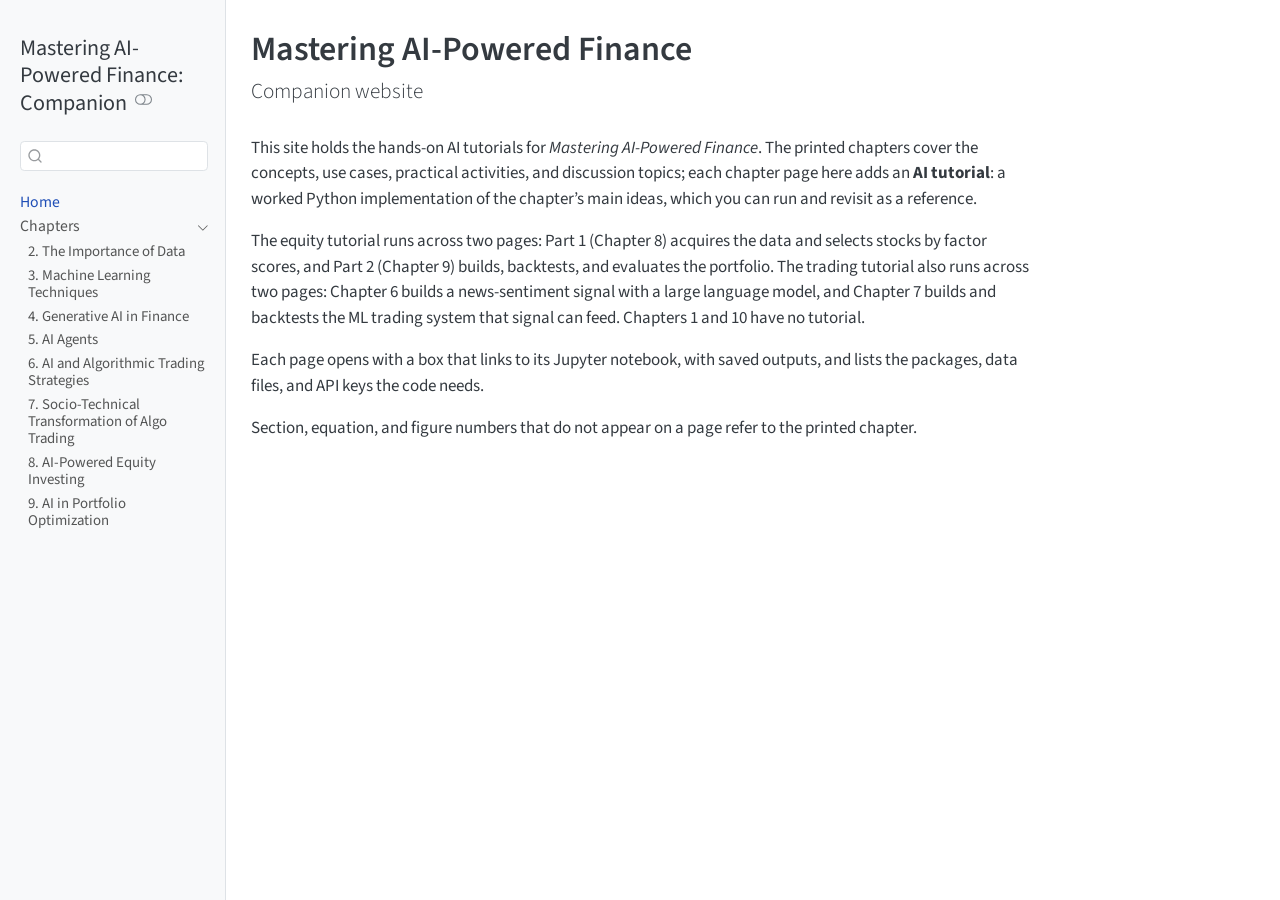
<file: docs/index.html>
<!DOCTYPE html>
<html xmlns="http://www.w3.org/1999/xhtml" lang="en" xml:lang="en"><head>

<meta charset="utf-8">
<meta name="generator" content="quarto-1.5.57">

<meta name="viewport" content="width=device-width, initial-scale=1.0, user-scalable=yes">


<title>Mastering AI-Powered Finance – Mastering AI-Powered Finance: Companion</title>
<style>
code{white-space: pre-wrap;}
span.smallcaps{font-variant: small-caps;}
div.columns{display: flex; gap: min(4vw, 1.5em);}
div.column{flex: auto; overflow-x: auto;}
div.hanging-indent{margin-left: 1.5em; text-indent: -1.5em;}
ul.task-list{list-style: none;}
ul.task-list li input[type="checkbox"] {
  width: 0.8em;
  margin: 0 0.8em 0.2em -1em; /* quarto-specific, see https://github.com/quarto-dev/quarto-cli/issues/4556 */ 
  vertical-align: middle;
}
</style>


<script src="site_libs/quarto-nav/quarto-nav.js"></script>
<script src="site_libs/quarto-nav/headroom.min.js"></script>
<script src="site_libs/clipboard/clipboard.min.js"></script>
<script src="site_libs/quarto-search/autocomplete.umd.js"></script>
<script src="site_libs/quarto-search/fuse.min.js"></script>
<script src="site_libs/quarto-search/quarto-search.js"></script>
<meta name="quarto:offset" content="./">
<script src="site_libs/quarto-html/quarto.js"></script>
<script src="site_libs/quarto-html/popper.min.js"></script>
<script src="site_libs/quarto-html/tippy.umd.min.js"></script>
<script src="site_libs/quarto-html/anchor.min.js"></script>
<link href="site_libs/quarto-html/tippy.css" rel="stylesheet">
<link href="site_libs/quarto-html/quarto-syntax-highlighting.css" rel="stylesheet" class="quarto-color-scheme" id="quarto-text-highlighting-styles">
<link href="site_libs/quarto-html/quarto-syntax-highlighting-dark.css" rel="prefetch" class="quarto-color-scheme quarto-color-alternate" id="quarto-text-highlighting-styles">
<script src="site_libs/bootstrap/bootstrap.min.js"></script>
<link href="site_libs/bootstrap/bootstrap-icons.css" rel="stylesheet">
<link href="site_libs/bootstrap/bootstrap.min.css" rel="stylesheet" class="quarto-color-scheme" id="quarto-bootstrap" data-mode="light">
<link href="site_libs/bootstrap/bootstrap-dark.min.css" rel="prefetch" class="quarto-color-scheme quarto-color-alternate" id="quarto-bootstrap" data-mode="dark">
<script id="quarto-search-options" type="application/json">{
  "location": "sidebar",
  "copy-button": false,
  "collapse-after": 3,
  "panel-placement": "start",
  "type": "textbox",
  "limit": 50,
  "keyboard-shortcut": [
    "f",
    "/",
    "s"
  ],
  "show-item-context": false,
  "language": {
    "search-no-results-text": "No results",
    "search-matching-documents-text": "matching documents",
    "search-copy-link-title": "Copy link to search",
    "search-hide-matches-text": "Hide additional matches",
    "search-more-match-text": "more match in this document",
    "search-more-matches-text": "more matches in this document",
    "search-clear-button-title": "Clear",
    "search-text-placeholder": "",
    "search-detached-cancel-button-title": "Cancel",
    "search-submit-button-title": "Submit",
    "search-label": "Search"
  }
}</script>


</head>

<body class="nav-sidebar docked">

<div id="quarto-search-results"></div>
  <header id="quarto-header" class="headroom fixed-top">
  <nav class="quarto-secondary-nav">
    <div class="container-fluid d-flex">
      <button type="button" class="quarto-btn-toggle btn" data-bs-toggle="collapse" role="button" data-bs-target=".quarto-sidebar-collapse-item" aria-controls="quarto-sidebar" aria-expanded="false" aria-label="Toggle sidebar navigation" onclick="if (window.quartoToggleHeadroom) { window.quartoToggleHeadroom(); }">
        <i class="bi bi-layout-text-sidebar-reverse"></i>
      </button>
        <nav class="quarto-page-breadcrumbs" aria-label="breadcrumb"><ol class="breadcrumb"><li class="breadcrumb-item"><a href="./index.html">Home</a></li></ol></nav>
        <a class="flex-grow-1" role="navigation" data-bs-toggle="collapse" data-bs-target=".quarto-sidebar-collapse-item" aria-controls="quarto-sidebar" aria-expanded="false" aria-label="Toggle sidebar navigation" onclick="if (window.quartoToggleHeadroom) { window.quartoToggleHeadroom(); }">      
        </a>
      <button type="button" class="btn quarto-search-button" aria-label="Search" onclick="window.quartoOpenSearch();">
        <i class="bi bi-search"></i>
      </button>
    </div>
  </nav>
</header>
<!-- content -->
<div id="quarto-content" class="quarto-container page-columns page-rows-contents page-layout-article">
<!-- sidebar -->
  <nav id="quarto-sidebar" class="sidebar collapse collapse-horizontal quarto-sidebar-collapse-item sidebar-navigation docked overflow-auto">
    <div class="pt-lg-2 mt-2 text-left sidebar-header">
    <div class="sidebar-title mb-0 py-0">
      <a href="./">Mastering AI-Powered Finance: Companion</a> 
        <div class="sidebar-tools-main">
  <a href="" class="quarto-color-scheme-toggle quarto-navigation-tool  px-1" onclick="window.quartoToggleColorScheme(); return false;" title="Toggle dark mode"><i class="bi"></i></a>
</div>
    </div>
      </div>
        <div class="mt-2 flex-shrink-0 align-items-center">
        <div class="sidebar-search">
        <div id="quarto-search" class="" title="Search"></div>
        </div>
        </div>
    <div class="sidebar-menu-container"> 
    <ul class="list-unstyled mt-1">
        <li class="sidebar-item">
  <div class="sidebar-item-container"> 
  <a href="./index.html" class="sidebar-item-text sidebar-link active">
 <span class="menu-text">Home</span></a>
  </div>
</li>
        <li class="sidebar-item sidebar-item-section">
      <div class="sidebar-item-container"> 
            <a class="sidebar-item-text sidebar-link text-start" data-bs-toggle="collapse" data-bs-target="#quarto-sidebar-section-1" role="navigation" aria-expanded="true">
 <span class="menu-text">Chapters</span></a>
          <a class="sidebar-item-toggle text-start" data-bs-toggle="collapse" data-bs-target="#quarto-sidebar-section-1" role="navigation" aria-expanded="true" aria-label="Toggle section">
            <i class="bi bi-chevron-right ms-2"></i>
          </a> 
      </div>
      <ul id="quarto-sidebar-section-1" class="collapse list-unstyled sidebar-section depth1 show">  
          <li class="sidebar-item">
  <div class="sidebar-item-container"> 
  <a href="./chapters/ch02.html" class="sidebar-item-text sidebar-link">
 <span class="menu-text">2. The Importance of Data</span></a>
  </div>
</li>
          <li class="sidebar-item">
  <div class="sidebar-item-container"> 
  <a href="./chapters/ch03.html" class="sidebar-item-text sidebar-link">
 <span class="menu-text">3. Machine Learning Techniques</span></a>
  </div>
</li>
          <li class="sidebar-item">
  <div class="sidebar-item-container"> 
  <a href="./chapters/ch04.html" class="sidebar-item-text sidebar-link">
 <span class="menu-text">4. Generative AI in Finance</span></a>
  </div>
</li>
          <li class="sidebar-item">
  <div class="sidebar-item-container"> 
  <a href="./chapters/ch05.html" class="sidebar-item-text sidebar-link">
 <span class="menu-text">5. AI Agents</span></a>
  </div>
</li>
          <li class="sidebar-item">
  <div class="sidebar-item-container"> 
  <a href="./chapters/ch06.html" class="sidebar-item-text sidebar-link">
 <span class="menu-text">6. AI and Algorithmic Trading Strategies</span></a>
  </div>
</li>
          <li class="sidebar-item">
  <div class="sidebar-item-container"> 
  <a href="./chapters/ch07.html" class="sidebar-item-text sidebar-link">
 <span class="menu-text">7. Socio-Technical Transformation of Algo Trading</span></a>
  </div>
</li>
          <li class="sidebar-item">
  <div class="sidebar-item-container"> 
  <a href="./chapters/ch08.html" class="sidebar-item-text sidebar-link">
 <span class="menu-text">8. AI-Powered Equity Investing</span></a>
  </div>
</li>
          <li class="sidebar-item">
  <div class="sidebar-item-container"> 
  <a href="./chapters/ch09.html" class="sidebar-item-text sidebar-link">
 <span class="menu-text">9. AI in Portfolio Optimization</span></a>
  </div>
</li>
      </ul>
  </li>
    </ul>
    </div>
</nav>
<div id="quarto-sidebar-glass" class="quarto-sidebar-collapse-item" data-bs-toggle="collapse" data-bs-target=".quarto-sidebar-collapse-item"></div>
<!-- margin-sidebar -->
    <div id="quarto-margin-sidebar" class="sidebar margin-sidebar zindex-bottom">
        
    </div>
<!-- main -->
<main class="content" id="quarto-document-content">

<header id="title-block-header" class="quarto-title-block default">
<div class="quarto-title">
<h1 class="title">Mastering AI-Powered Finance</h1>
<p class="subtitle lead">Companion website</p>
</div>



<div class="quarto-title-meta">

    
  
    
  </div>
  


</header>


<p>This site holds the hands-on AI tutorials for <em>Mastering AI-Powered Finance</em>. The printed chapters cover the concepts, use cases, practical activities, and discussion topics; each chapter page here adds an <strong>AI tutorial</strong>: a worked Python implementation of the chapter’s main ideas, which you can run and revisit as a reference.</p>
<p>The equity tutorial runs across two pages: Part 1 (Chapter 8) acquires the data and selects stocks by factor scores, and Part 2 (Chapter 9) builds, backtests, and evaluates the portfolio. The trading tutorial also runs across two pages: Chapter 6 builds a news-sentiment signal with a large language model, and Chapter 7 builds and backtests the ML trading system that signal can feed. Chapters 1 and 10 have no tutorial.</p>
<p>Each page opens with a box that links to its Jupyter notebook, with saved outputs, and lists the packages, data files, and API keys the code needs.</p>
<p>Section, equation, and figure numbers that do not appear on a page refer to the printed chapter.</p>



</main> <!-- /main -->
<script id="quarto-html-after-body" type="application/javascript">
window.document.addEventListener("DOMContentLoaded", function (event) {
  const toggleBodyColorMode = (bsSheetEl) => {
    const mode = bsSheetEl.getAttribute("data-mode");
    const bodyEl = window.document.querySelector("body");
    if (mode === "dark") {
      bodyEl.classList.add("quarto-dark");
      bodyEl.classList.remove("quarto-light");
    } else {
      bodyEl.classList.add("quarto-light");
      bodyEl.classList.remove("quarto-dark");
    }
  }
  const toggleBodyColorPrimary = () => {
    const bsSheetEl = window.document.querySelector("link#quarto-bootstrap");
    if (bsSheetEl) {
      toggleBodyColorMode(bsSheetEl);
    }
  }
  toggleBodyColorPrimary();  
  const disableStylesheet = (stylesheets) => {
    for (let i=0; i < stylesheets.length; i++) {
      const stylesheet = stylesheets[i];
      stylesheet.rel = 'prefetch';
    }
  }
  const enableStylesheet = (stylesheets) => {
    for (let i=0; i < stylesheets.length; i++) {
      const stylesheet = stylesheets[i];
      stylesheet.rel = 'stylesheet';
    }
  }
  const manageTransitions = (selector, allowTransitions) => {
    const els = window.document.querySelectorAll(selector);
    for (let i=0; i < els.length; i++) {
      const el = els[i];
      if (allowTransitions) {
        el.classList.remove('notransition');
      } else {
        el.classList.add('notransition');
      }
    }
  }
  const toggleGiscusIfUsed = (isAlternate, darkModeDefault) => {
    const baseTheme = document.querySelector('#giscus-base-theme')?.value ?? 'light';
    const alternateTheme = document.querySelector('#giscus-alt-theme')?.value ?? 'dark';
    let newTheme = '';
    if(darkModeDefault) {
      newTheme = isAlternate ? baseTheme : alternateTheme;
    } else {
      newTheme = isAlternate ? alternateTheme : baseTheme;
    }
    const changeGiscusTheme = () => {
      // From: https://github.com/giscus/giscus/issues/336
      const sendMessage = (message) => {
        const iframe = document.querySelector('iframe.giscus-frame');
        if (!iframe) return;
        iframe.contentWindow.postMessage({ giscus: message }, 'https://giscus.app');
      }
      sendMessage({
        setConfig: {
          theme: newTheme
        }
      });
    }
    const isGiscussLoaded = window.document.querySelector('iframe.giscus-frame') !== null;
    if (isGiscussLoaded) {
      changeGiscusTheme();
    }
  }
  const toggleColorMode = (alternate) => {
    // Switch the stylesheets
    const alternateStylesheets = window.document.querySelectorAll('link.quarto-color-scheme.quarto-color-alternate');
    manageTransitions('#quarto-margin-sidebar .nav-link', false);
    if (alternate) {
      enableStylesheet(alternateStylesheets);
      for (const sheetNode of alternateStylesheets) {
        if (sheetNode.id === "quarto-bootstrap") {
          toggleBodyColorMode(sheetNode);
        }
      }
    } else {
      disableStylesheet(alternateStylesheets);
      toggleBodyColorPrimary();
    }
    manageTransitions('#quarto-margin-sidebar .nav-link', true);
    // Switch the toggles
    const toggles = window.document.querySelectorAll('.quarto-color-scheme-toggle');
    for (let i=0; i < toggles.length; i++) {
      const toggle = toggles[i];
      if (toggle) {
        if (alternate) {
          toggle.classList.add("alternate");     
        } else {
          toggle.classList.remove("alternate");
        }
      }
    }
    // Hack to workaround the fact that safari doesn't
    // properly recolor the scrollbar when toggling (#1455)
    if (navigator.userAgent.indexOf('Safari') > 0 && navigator.userAgent.indexOf('Chrome') == -1) {
      manageTransitions("body", false);
      window.scrollTo(0, 1);
      setTimeout(() => {
        window.scrollTo(0, 0);
        manageTransitions("body", true);
      }, 40);  
    }
  }
  const isFileUrl = () => { 
    return window.location.protocol === 'file:';
  }
  const hasAlternateSentinel = () => {  
    let styleSentinel = getColorSchemeSentinel();
    if (styleSentinel !== null) {
      return styleSentinel === "alternate";
    } else {
      return false;
    }
  }
  const setStyleSentinel = (alternate) => {
    const value = alternate ? "alternate" : "default";
    if (!isFileUrl()) {
      window.localStorage.setItem("quarto-color-scheme", value);
    } else {
      localAlternateSentinel = value;
    }
  }
  const getColorSchemeSentinel = () => {
    if (!isFileUrl()) {
      const storageValue = window.localStorage.getItem("quarto-color-scheme");
      return storageValue != null ? storageValue : localAlternateSentinel;
    } else {
      return localAlternateSentinel;
    }
  }
  const darkModeDefault = false;
  let localAlternateSentinel = darkModeDefault ? 'alternate' : 'default';
  // Dark / light mode switch
  window.quartoToggleColorScheme = () => {
    // Read the current dark / light value 
    let toAlternate = !hasAlternateSentinel();
    toggleColorMode(toAlternate);
    setStyleSentinel(toAlternate);
    toggleGiscusIfUsed(toAlternate, darkModeDefault);
  };
  // Ensure there is a toggle, if there isn't float one in the top right
  if (window.document.querySelector('.quarto-color-scheme-toggle') === null) {
    const a = window.document.createElement('a');
    a.classList.add('top-right');
    a.classList.add('quarto-color-scheme-toggle');
    a.href = "";
    a.onclick = function() { try { window.quartoToggleColorScheme(); } catch {} return false; };
    const i = window.document.createElement("i");
    i.classList.add('bi');
    a.appendChild(i);
    window.document.body.appendChild(a);
  }
  // Switch to dark mode if need be
  if (hasAlternateSentinel()) {
    toggleColorMode(true);
  } else {
    toggleColorMode(false);
  }
  const icon = "";
  const anchorJS = new window.AnchorJS();
  anchorJS.options = {
    placement: 'right',
    icon: icon
  };
  anchorJS.add('.anchored');
  const isCodeAnnotation = (el) => {
    for (const clz of el.classList) {
      if (clz.startsWith('code-annotation-')) {                     
        return true;
      }
    }
    return false;
  }
  const onCopySuccess = function(e) {
    // button target
    const button = e.trigger;
    // don't keep focus
    button.blur();
    // flash "checked"
    button.classList.add('code-copy-button-checked');
    var currentTitle = button.getAttribute("title");
    button.setAttribute("title", "Copied!");
    let tooltip;
    if (window.bootstrap) {
      button.setAttribute("data-bs-toggle", "tooltip");
      button.setAttribute("data-bs-placement", "left");
      button.setAttribute("data-bs-title", "Copied!");
      tooltip = new bootstrap.Tooltip(button, 
        { trigger: "manual", 
          customClass: "code-copy-button-tooltip",
          offset: [0, -8]});
      tooltip.show();    
    }
    setTimeout(function() {
      if (tooltip) {
        tooltip.hide();
        button.removeAttribute("data-bs-title");
        button.removeAttribute("data-bs-toggle");
        button.removeAttribute("data-bs-placement");
      }
      button.setAttribute("title", currentTitle);
      button.classList.remove('code-copy-button-checked');
    }, 1000);
    // clear code selection
    e.clearSelection();
  }
  const getTextToCopy = function(trigger) {
      const codeEl = trigger.previousElementSibling.cloneNode(true);
      for (const childEl of codeEl.children) {
        if (isCodeAnnotation(childEl)) {
          childEl.remove();
        }
      }
      return codeEl.innerText;
  }
  const clipboard = new window.ClipboardJS('.code-copy-button:not([data-in-quarto-modal])', {
    text: getTextToCopy
  });
  clipboard.on('success', onCopySuccess);
  if (window.document.getElementById('quarto-embedded-source-code-modal')) {
    // For code content inside modals, clipBoardJS needs to be initialized with a container option
    // TODO: Check when it could be a function (https://github.com/zenorocha/clipboard.js/issues/860)
    const clipboardModal = new window.ClipboardJS('.code-copy-button[data-in-quarto-modal]', {
      text: getTextToCopy,
      container: window.document.getElementById('quarto-embedded-source-code-modal')
    });
    clipboardModal.on('success', onCopySuccess);
  }
    var localhostRegex = new RegExp(/^(?:http|https):\/\/localhost\:?[0-9]*\//);
    var mailtoRegex = new RegExp(/^mailto:/);
      var filterRegex = new RegExp('/' + window.location.host + '/');
    var isInternal = (href) => {
        return filterRegex.test(href) || localhostRegex.test(href) || mailtoRegex.test(href);
    }
    // Inspect non-navigation links and adorn them if external
 	var links = window.document.querySelectorAll('a[href]:not(.nav-link):not(.navbar-brand):not(.toc-action):not(.sidebar-link):not(.sidebar-item-toggle):not(.pagination-link):not(.no-external):not([aria-hidden]):not(.dropdown-item):not(.quarto-navigation-tool):not(.about-link)');
    for (var i=0; i<links.length; i++) {
      const link = links[i];
      if (!isInternal(link.href)) {
        // undo the damage that might have been done by quarto-nav.js in the case of
        // links that we want to consider external
        if (link.dataset.originalHref !== undefined) {
          link.href = link.dataset.originalHref;
        }
      }
    }
  function tippyHover(el, contentFn, onTriggerFn, onUntriggerFn) {
    const config = {
      allowHTML: true,
      maxWidth: 500,
      delay: 100,
      arrow: false,
      appendTo: function(el) {
          return el.parentElement;
      },
      interactive: true,
      interactiveBorder: 10,
      theme: 'quarto',
      placement: 'bottom-start',
    };
    if (contentFn) {
      config.content = contentFn;
    }
    if (onTriggerFn) {
      config.onTrigger = onTriggerFn;
    }
    if (onUntriggerFn) {
      config.onUntrigger = onUntriggerFn;
    }
    window.tippy(el, config); 
  }
  const noterefs = window.document.querySelectorAll('a[role="doc-noteref"]');
  for (var i=0; i<noterefs.length; i++) {
    const ref = noterefs[i];
    tippyHover(ref, function() {
      // use id or data attribute instead here
      let href = ref.getAttribute('data-footnote-href') || ref.getAttribute('href');
      try { href = new URL(href).hash; } catch {}
      const id = href.replace(/^#\/?/, "");
      const note = window.document.getElementById(id);
      if (note) {
        return note.innerHTML;
      } else {
        return "";
      }
    });
  }
  const xrefs = window.document.querySelectorAll('a.quarto-xref');
  const processXRef = (id, note) => {
    // Strip column container classes
    const stripColumnClz = (el) => {
      el.classList.remove("page-full", "page-columns");
      if (el.children) {
        for (const child of el.children) {
          stripColumnClz(child);
        }
      }
    }
    stripColumnClz(note)
    if (id === null || id.startsWith('sec-')) {
      // Special case sections, only their first couple elements
      const container = document.createElement("div");
      if (note.children && note.children.length > 2) {
        container.appendChild(note.children[0].cloneNode(true));
        for (let i = 1; i < note.children.length; i++) {
          const child = note.children[i];
          if (child.tagName === "P" && child.innerText === "") {
            continue;
          } else {
            container.appendChild(child.cloneNode(true));
            break;
          }
        }
        if (window.Quarto?.typesetMath) {
          window.Quarto.typesetMath(container);
        }
        return container.innerHTML
      } else {
        if (window.Quarto?.typesetMath) {
          window.Quarto.typesetMath(note);
        }
        return note.innerHTML;
      }
    } else {
      // Remove any anchor links if they are present
      const anchorLink = note.querySelector('a.anchorjs-link');
      if (anchorLink) {
        anchorLink.remove();
      }
      if (window.Quarto?.typesetMath) {
        window.Quarto.typesetMath(note);
      }
      // TODO in 1.5, we should make sure this works without a callout special case
      if (note.classList.contains("callout")) {
        return note.outerHTML;
      } else {
        return note.innerHTML;
      }
    }
  }
  for (var i=0; i<xrefs.length; i++) {
    const xref = xrefs[i];
    tippyHover(xref, undefined, function(instance) {
      instance.disable();
      let url = xref.getAttribute('href');
      let hash = undefined; 
      if (url.startsWith('#')) {
        hash = url;
      } else {
        try { hash = new URL(url).hash; } catch {}
      }
      if (hash) {
        const id = hash.replace(/^#\/?/, "");
        const note = window.document.getElementById(id);
        if (note !== null) {
          try {
            const html = processXRef(id, note.cloneNode(true));
            instance.setContent(html);
          } finally {
            instance.enable();
            instance.show();
          }
        } else {
          // See if we can fetch this
          fetch(url.split('#')[0])
          .then(res => res.text())
          .then(html => {
            const parser = new DOMParser();
            const htmlDoc = parser.parseFromString(html, "text/html");
            const note = htmlDoc.getElementById(id);
            if (note !== null) {
              const html = processXRef(id, note);
              instance.setContent(html);
            } 
          }).finally(() => {
            instance.enable();
            instance.show();
          });
        }
      } else {
        // See if we can fetch a full url (with no hash to target)
        // This is a special case and we should probably do some content thinning / targeting
        fetch(url)
        .then(res => res.text())
        .then(html => {
          const parser = new DOMParser();
          const htmlDoc = parser.parseFromString(html, "text/html");
          const note = htmlDoc.querySelector('main.content');
          if (note !== null) {
            // This should only happen for chapter cross references
            // (since there is no id in the URL)
            // remove the first header
            if (note.children.length > 0 && note.children[0].tagName === "HEADER") {
              note.children[0].remove();
            }
            const html = processXRef(null, note);
            instance.setContent(html);
          } 
        }).finally(() => {
          instance.enable();
          instance.show();
        });
      }
    }, function(instance) {
    });
  }
      let selectedAnnoteEl;
      const selectorForAnnotation = ( cell, annotation) => {
        let cellAttr = 'data-code-cell="' + cell + '"';
        let lineAttr = 'data-code-annotation="' +  annotation + '"';
        const selector = 'span[' + cellAttr + '][' + lineAttr + ']';
        return selector;
      }
      const selectCodeLines = (annoteEl) => {
        const doc = window.document;
        const targetCell = annoteEl.getAttribute("data-target-cell");
        const targetAnnotation = annoteEl.getAttribute("data-target-annotation");
        const annoteSpan = window.document.querySelector(selectorForAnnotation(targetCell, targetAnnotation));
        const lines = annoteSpan.getAttribute("data-code-lines").split(",");
        const lineIds = lines.map((line) => {
          return targetCell + "-" + line;
        })
        let top = null;
        let height = null;
        let parent = null;
        if (lineIds.length > 0) {
            //compute the position of the single el (top and bottom and make a div)
            const el = window.document.getElementById(lineIds[0]);
            top = el.offsetTop;
            height = el.offsetHeight;
            parent = el.parentElement.parentElement;
          if (lineIds.length > 1) {
            const lastEl = window.document.getElementById(lineIds[lineIds.length - 1]);
            const bottom = lastEl.offsetTop + lastEl.offsetHeight;
            height = bottom - top;
          }
          if (top !== null && height !== null && parent !== null) {
            // cook up a div (if necessary) and position it 
            let div = window.document.getElementById("code-annotation-line-highlight");
            if (div === null) {
              div = window.document.createElement("div");
              div.setAttribute("id", "code-annotation-line-highlight");
              div.style.position = 'absolute';
              parent.appendChild(div);
            }
            div.style.top = top - 2 + "px";
            div.style.height = height + 4 + "px";
            div.style.left = 0;
            let gutterDiv = window.document.getElementById("code-annotation-line-highlight-gutter");
            if (gutterDiv === null) {
              gutterDiv = window.document.createElement("div");
              gutterDiv.setAttribute("id", "code-annotation-line-highlight-gutter");
              gutterDiv.style.position = 'absolute';
              const codeCell = window.document.getElementById(targetCell);
              const gutter = codeCell.querySelector('.code-annotation-gutter');
              gutter.appendChild(gutterDiv);
            }
            gutterDiv.style.top = top - 2 + "px";
            gutterDiv.style.height = height + 4 + "px";
          }
          selectedAnnoteEl = annoteEl;
        }
      };
      const unselectCodeLines = () => {
        const elementsIds = ["code-annotation-line-highlight", "code-annotation-line-highlight-gutter"];
        elementsIds.forEach((elId) => {
          const div = window.document.getElementById(elId);
          if (div) {
            div.remove();
          }
        });
        selectedAnnoteEl = undefined;
      };
        // Handle positioning of the toggle
    window.addEventListener(
      "resize",
      throttle(() => {
        elRect = undefined;
        if (selectedAnnoteEl) {
          selectCodeLines(selectedAnnoteEl);
        }
      }, 10)
    );
    function throttle(fn, ms) {
    let throttle = false;
    let timer;
      return (...args) => {
        if(!throttle) { // first call gets through
            fn.apply(this, args);
            throttle = true;
        } else { // all the others get throttled
            if(timer) clearTimeout(timer); // cancel #2
            timer = setTimeout(() => {
              fn.apply(this, args);
              timer = throttle = false;
            }, ms);
        }
      };
    }
      // Attach click handler to the DT
      const annoteDls = window.document.querySelectorAll('dt[data-target-cell]');
      for (const annoteDlNode of annoteDls) {
        annoteDlNode.addEventListener('click', (event) => {
          const clickedEl = event.target;
          if (clickedEl !== selectedAnnoteEl) {
            unselectCodeLines();
            const activeEl = window.document.querySelector('dt[data-target-cell].code-annotation-active');
            if (activeEl) {
              activeEl.classList.remove('code-annotation-active');
            }
            selectCodeLines(clickedEl);
            clickedEl.classList.add('code-annotation-active');
          } else {
            // Unselect the line
            unselectCodeLines();
            clickedEl.classList.remove('code-annotation-active');
          }
        });
      }
  const findCites = (el) => {
    const parentEl = el.parentElement;
    if (parentEl) {
      const cites = parentEl.dataset.cites;
      if (cites) {
        return {
          el,
          cites: cites.split(' ')
        };
      } else {
        return findCites(el.parentElement)
      }
    } else {
      return undefined;
    }
  };
  var bibliorefs = window.document.querySelectorAll('a[role="doc-biblioref"]');
  for (var i=0; i<bibliorefs.length; i++) {
    const ref = bibliorefs[i];
    const citeInfo = findCites(ref);
    if (citeInfo) {
      tippyHover(citeInfo.el, function() {
        var popup = window.document.createElement('div');
        citeInfo.cites.forEach(function(cite) {
          var citeDiv = window.document.createElement('div');
          citeDiv.classList.add('hanging-indent');
          citeDiv.classList.add('csl-entry');
          var biblioDiv = window.document.getElementById('ref-' + cite);
          if (biblioDiv) {
            citeDiv.innerHTML = biblioDiv.innerHTML;
          }
          popup.appendChild(citeDiv);
        });
        return popup.innerHTML;
      });
    }
  }
});
</script>
</div> <!-- /content -->




</body></html>
</file>
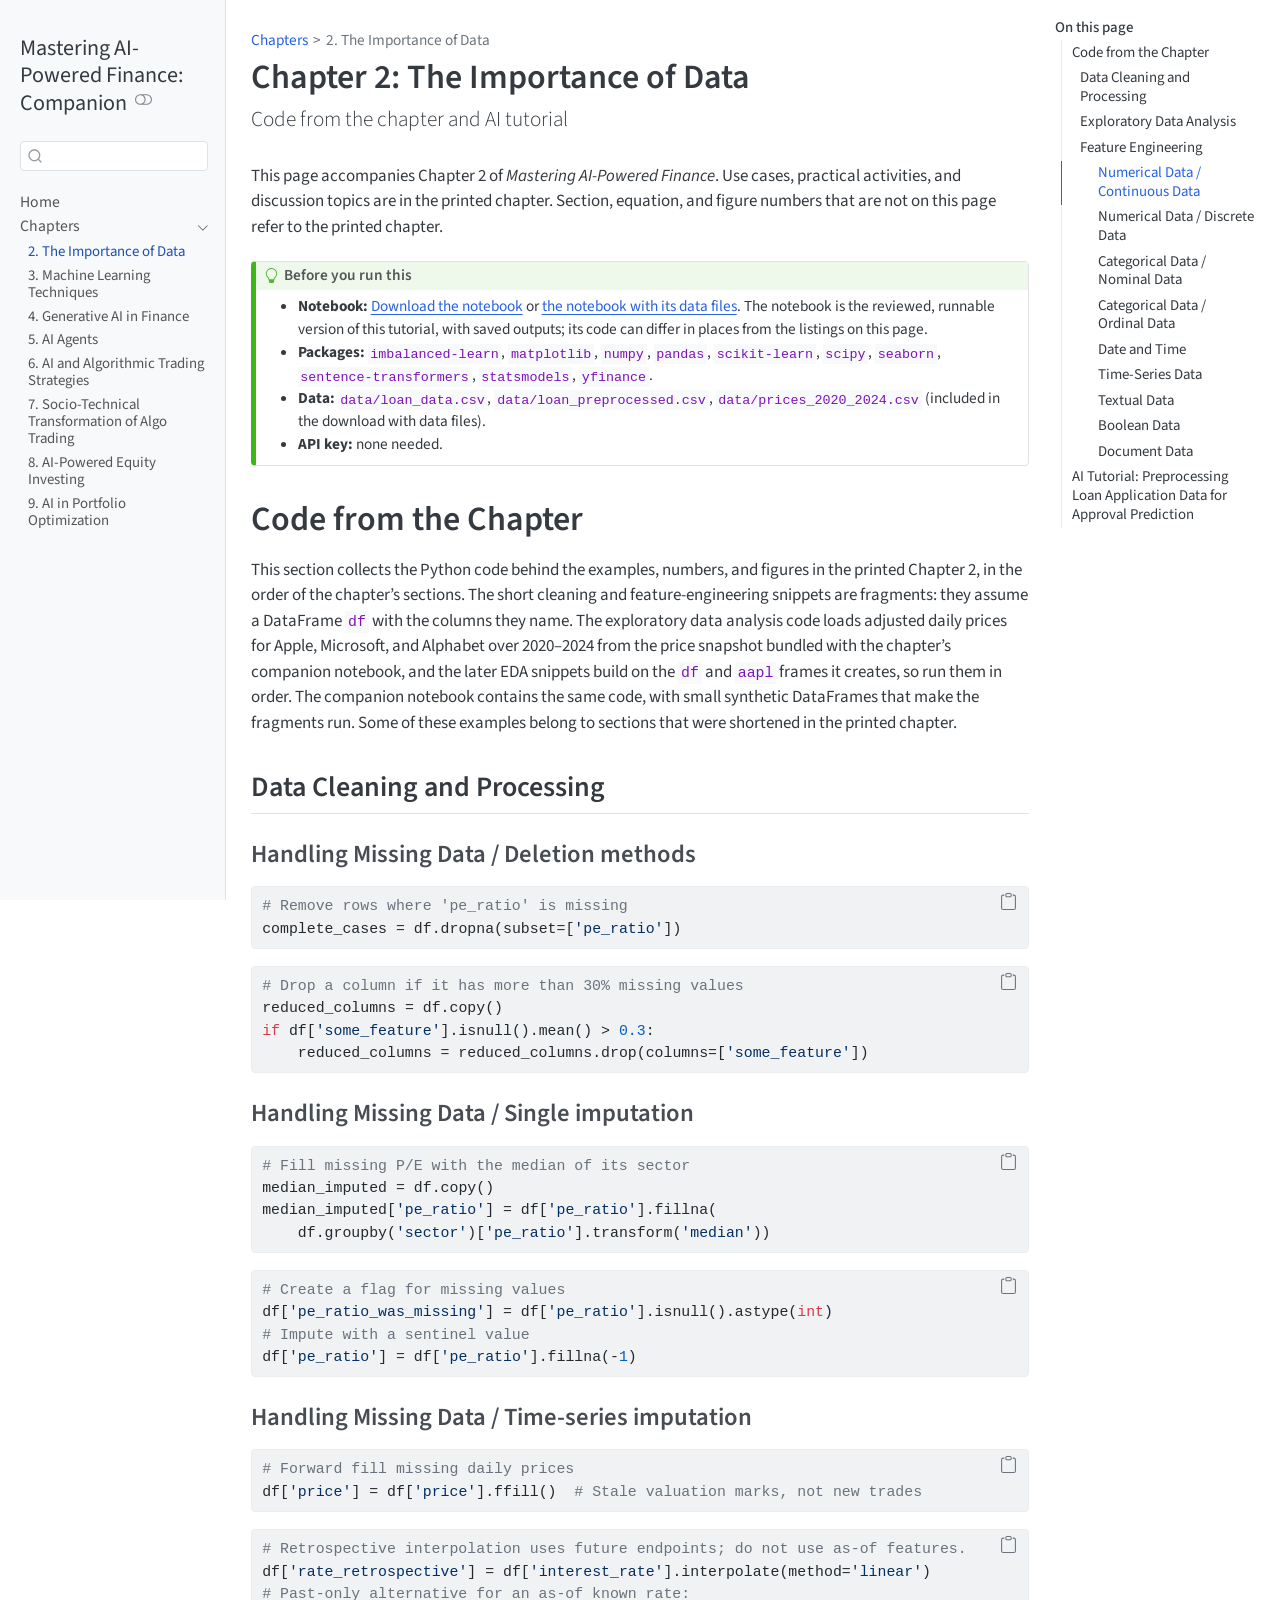
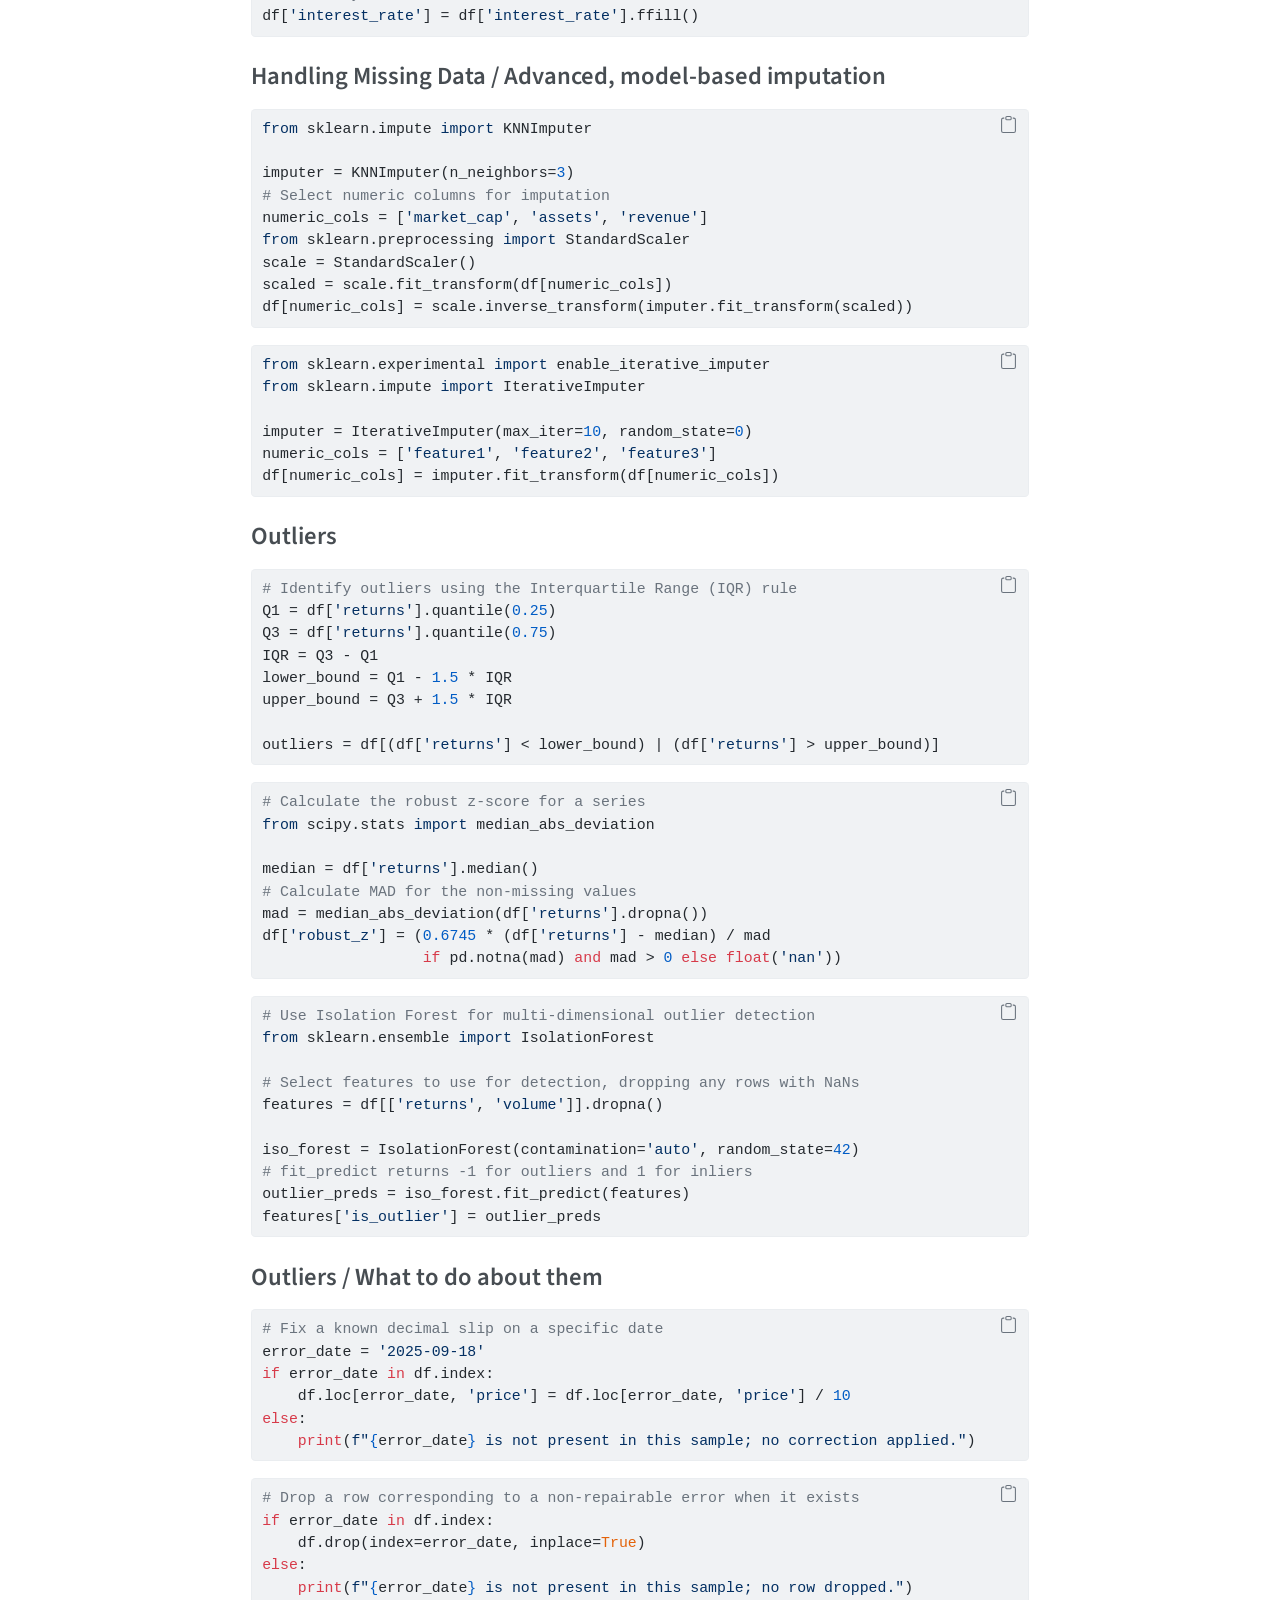
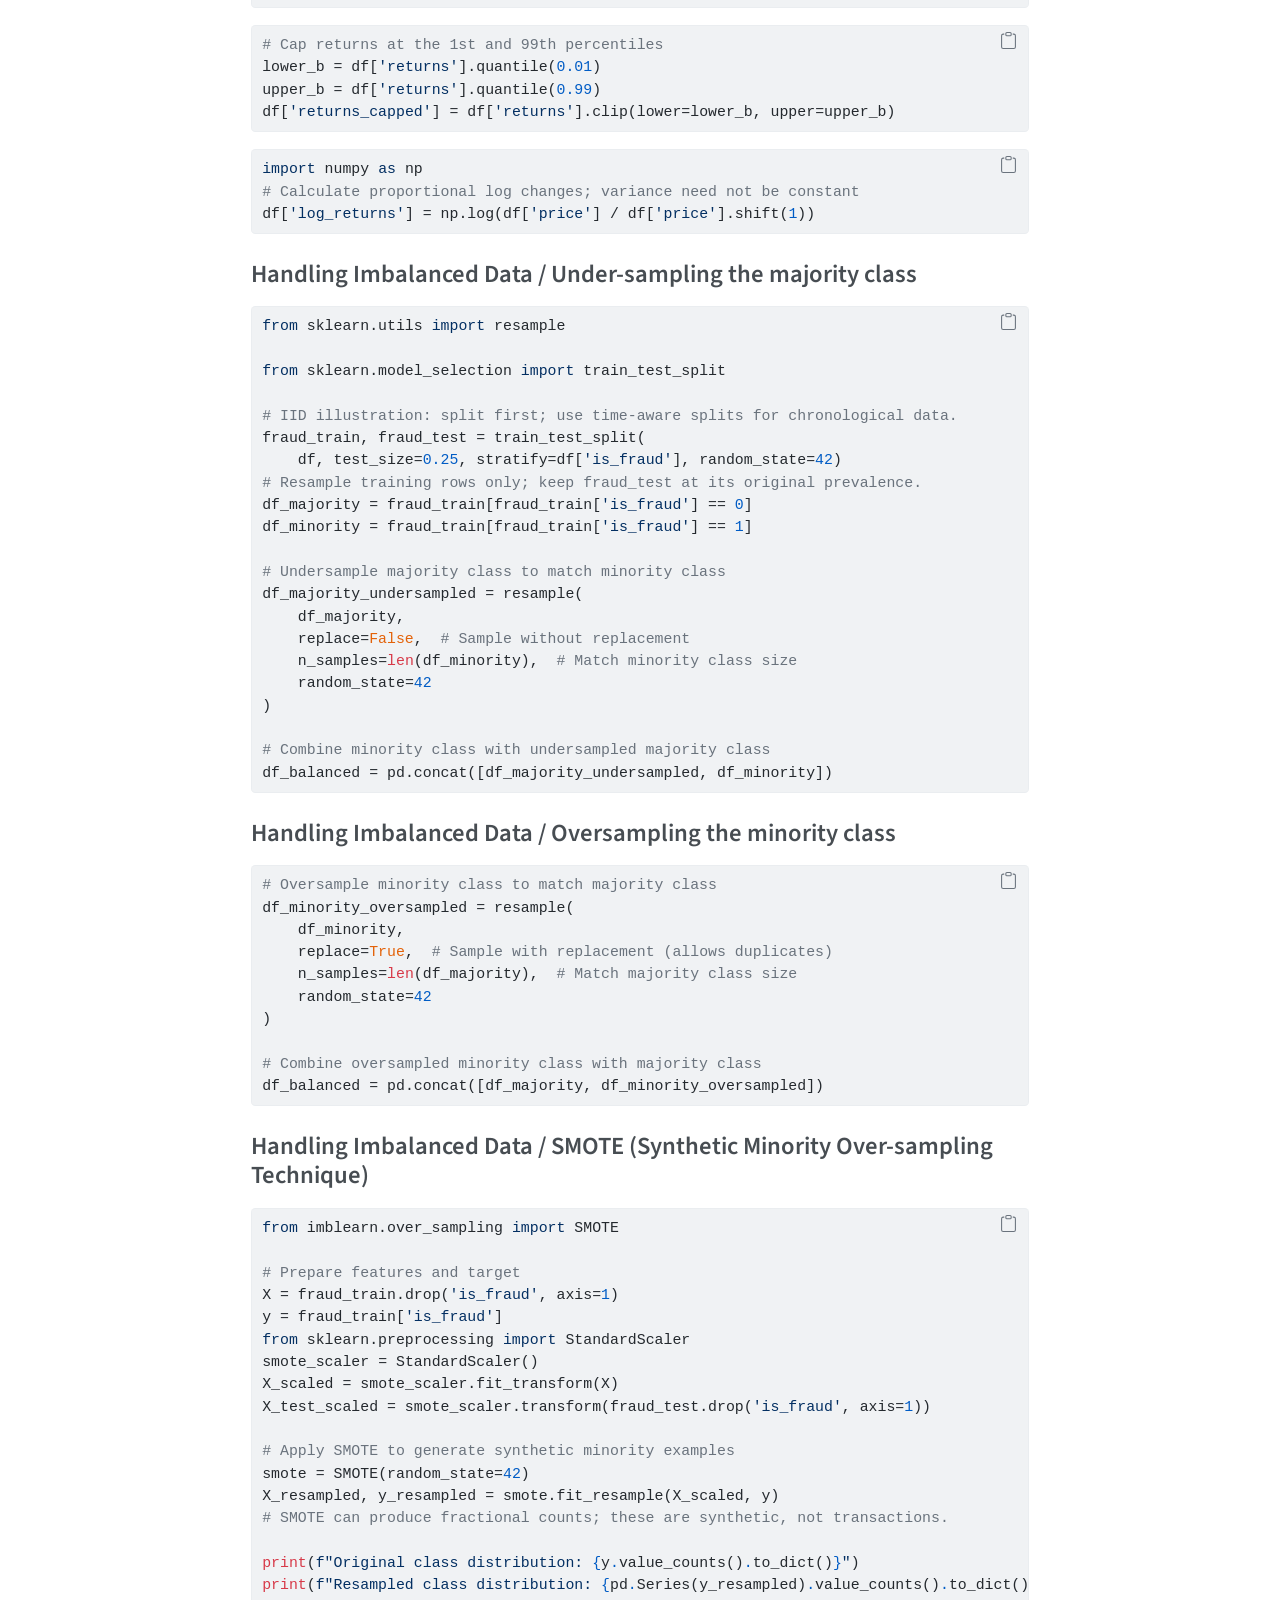
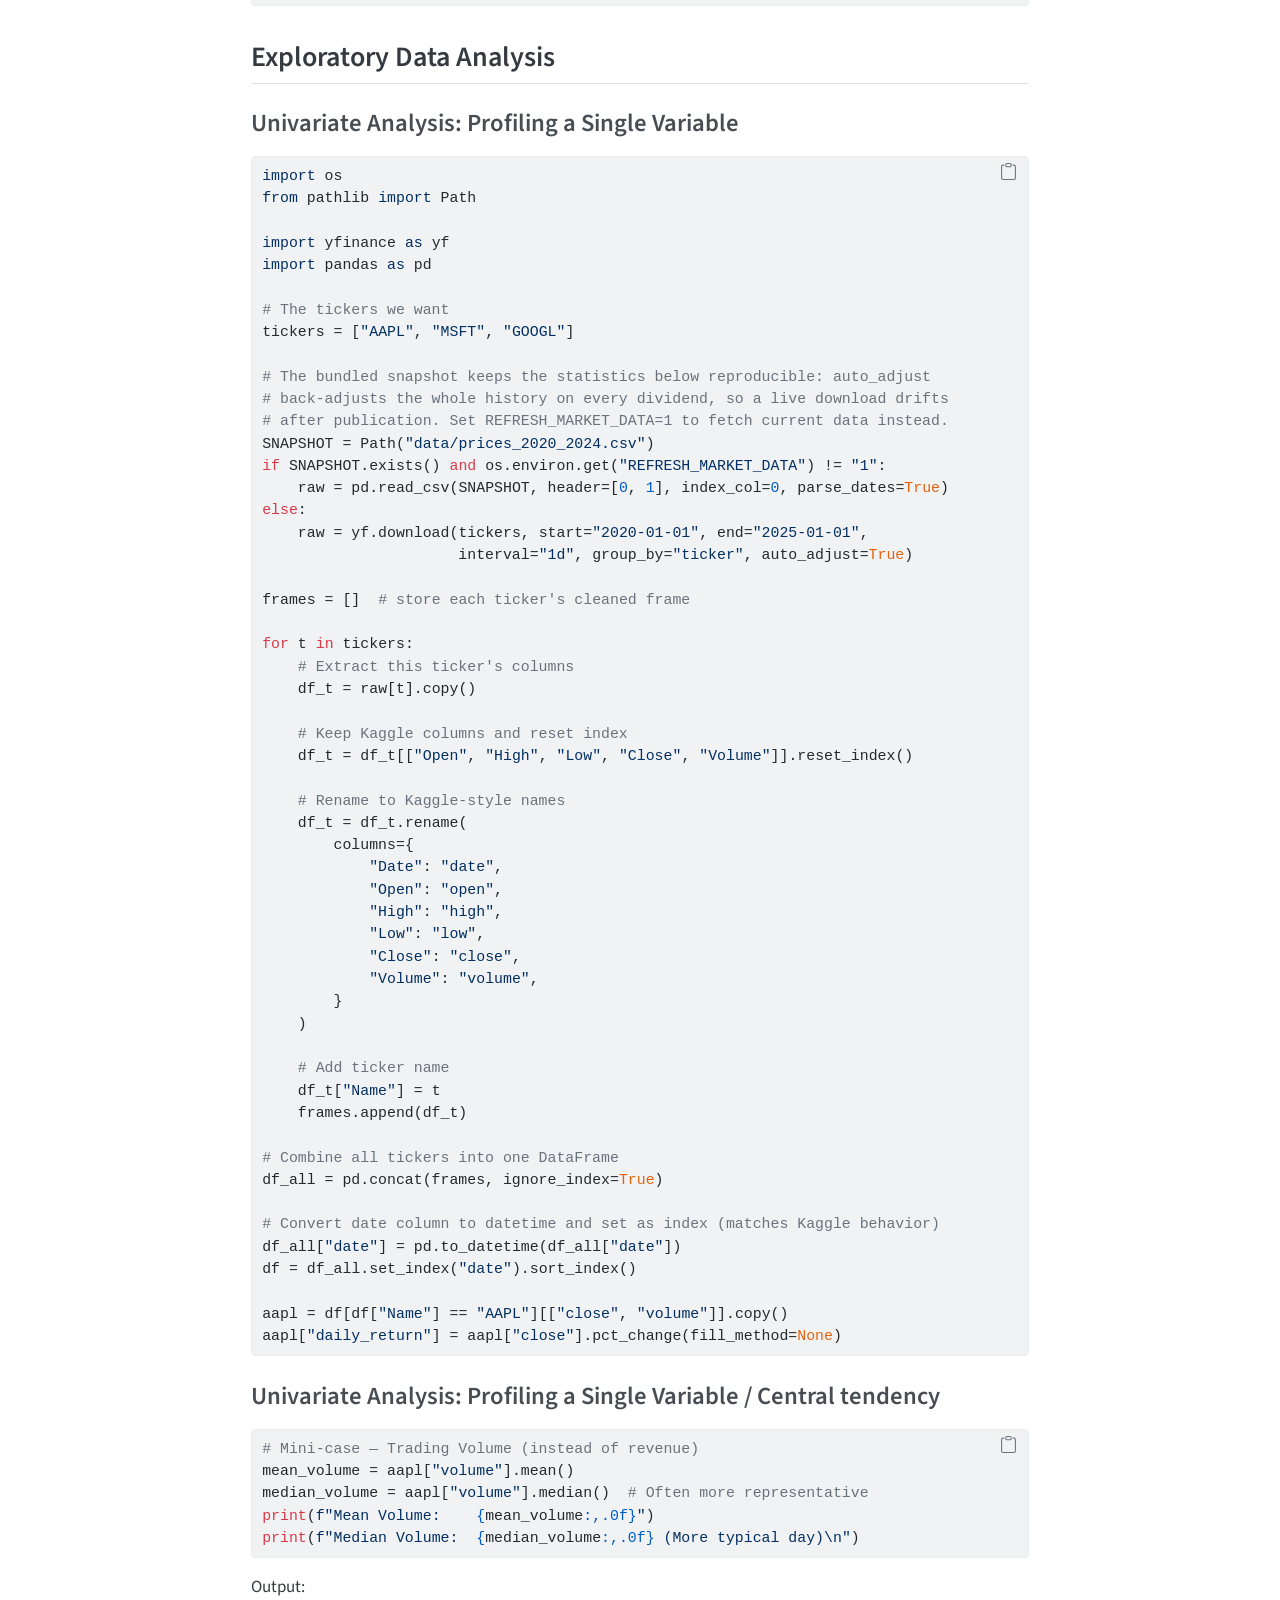
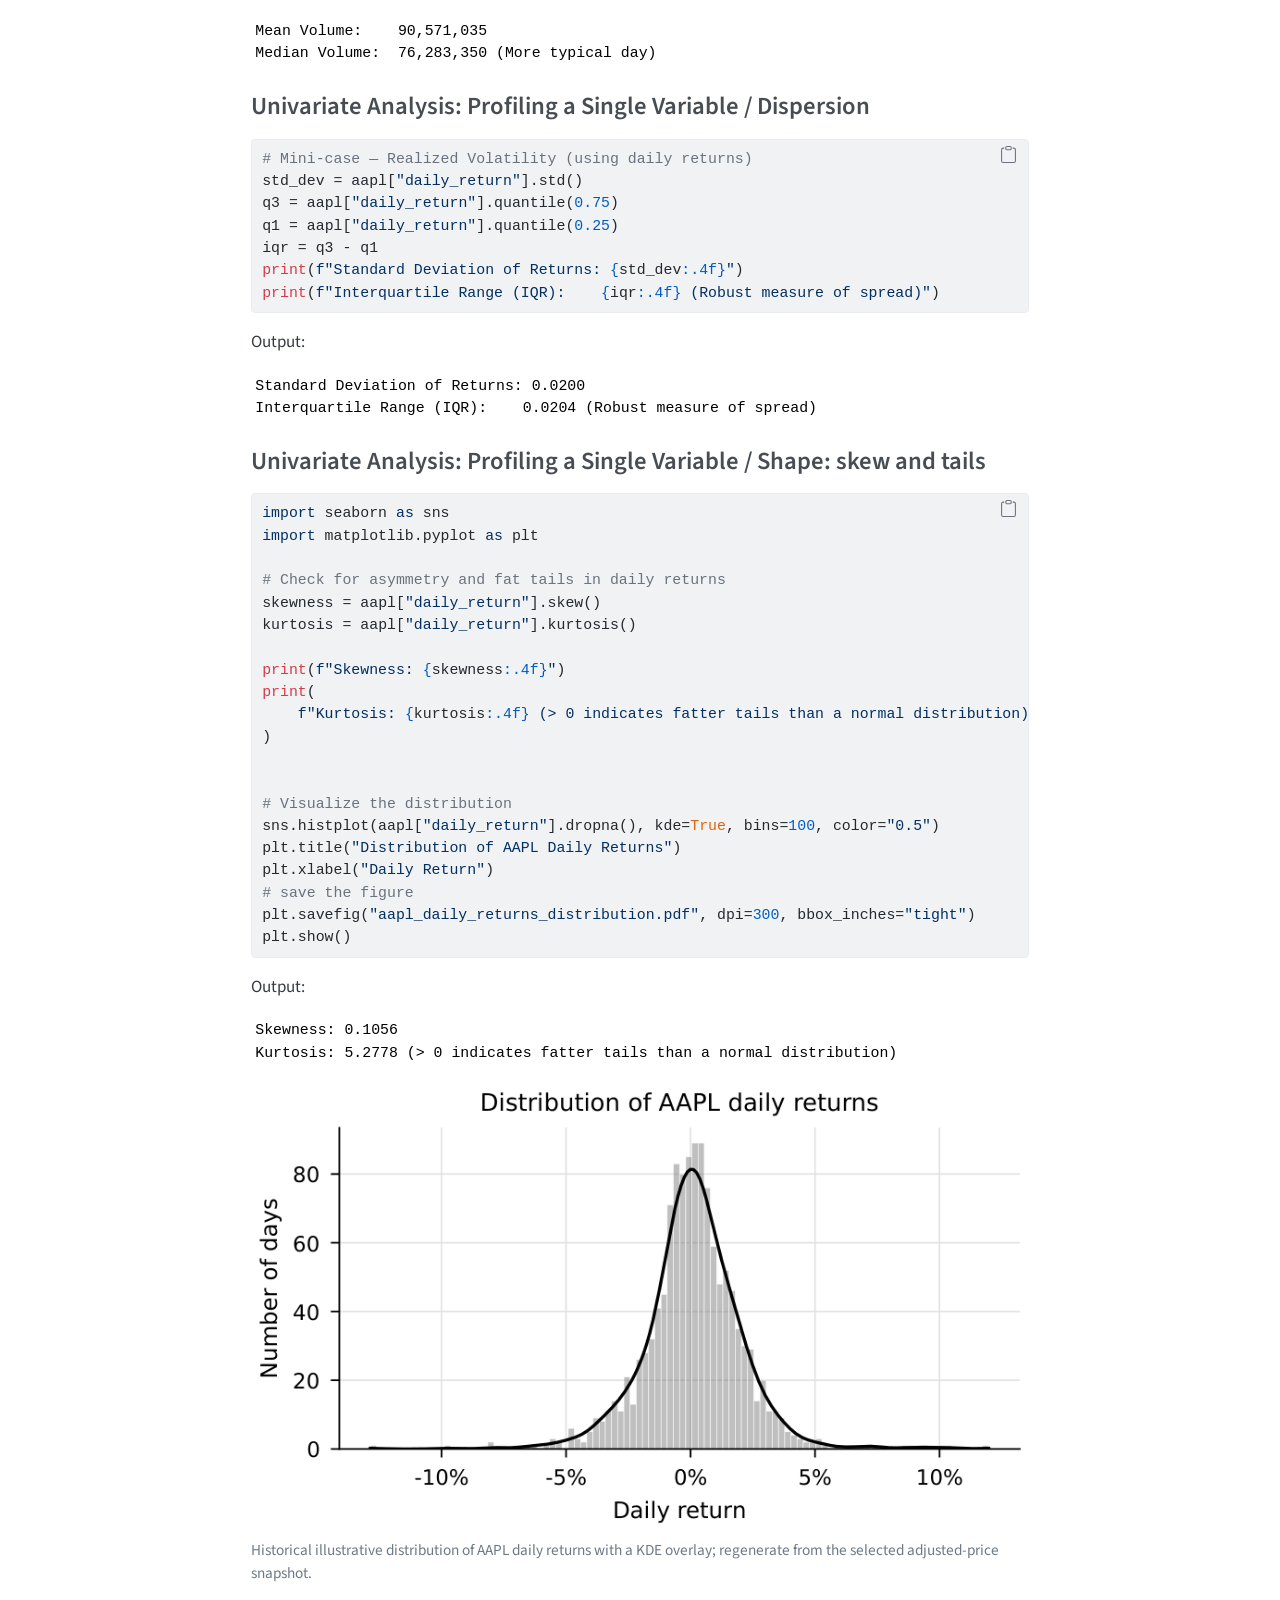
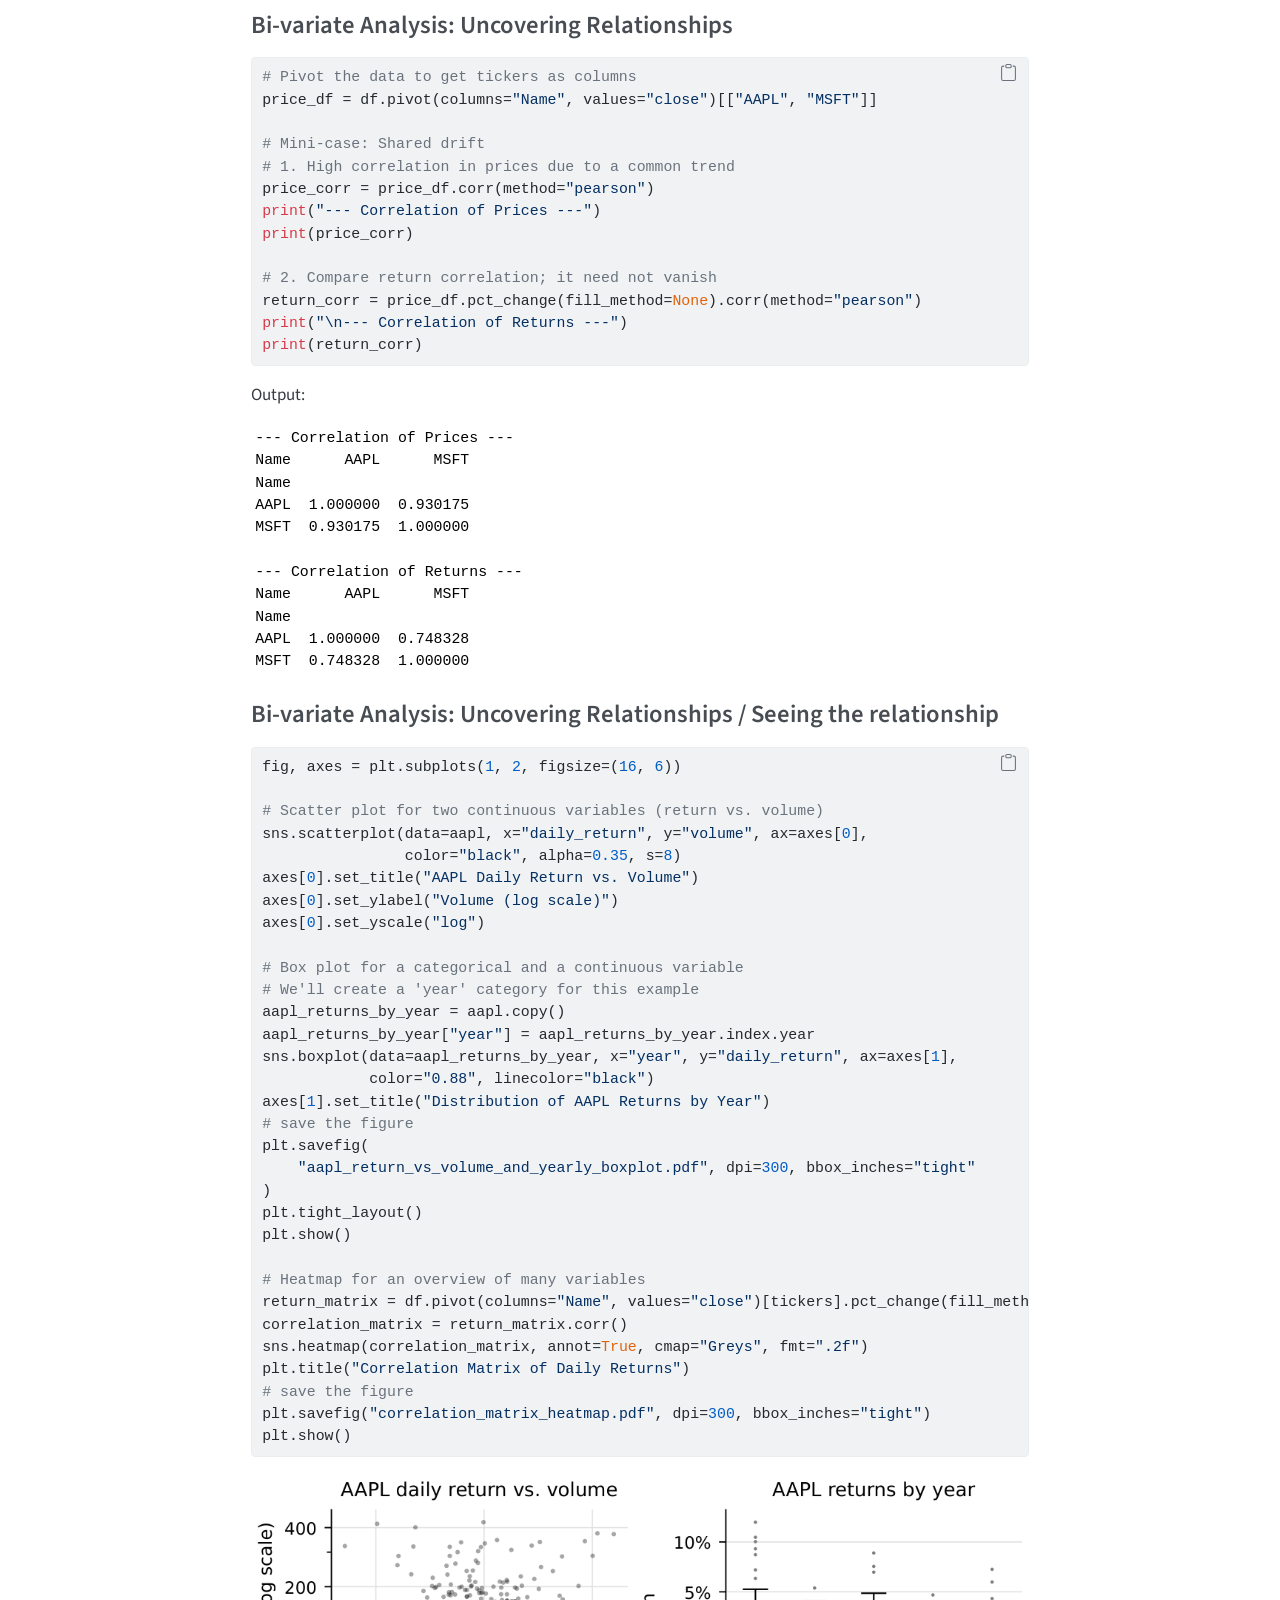
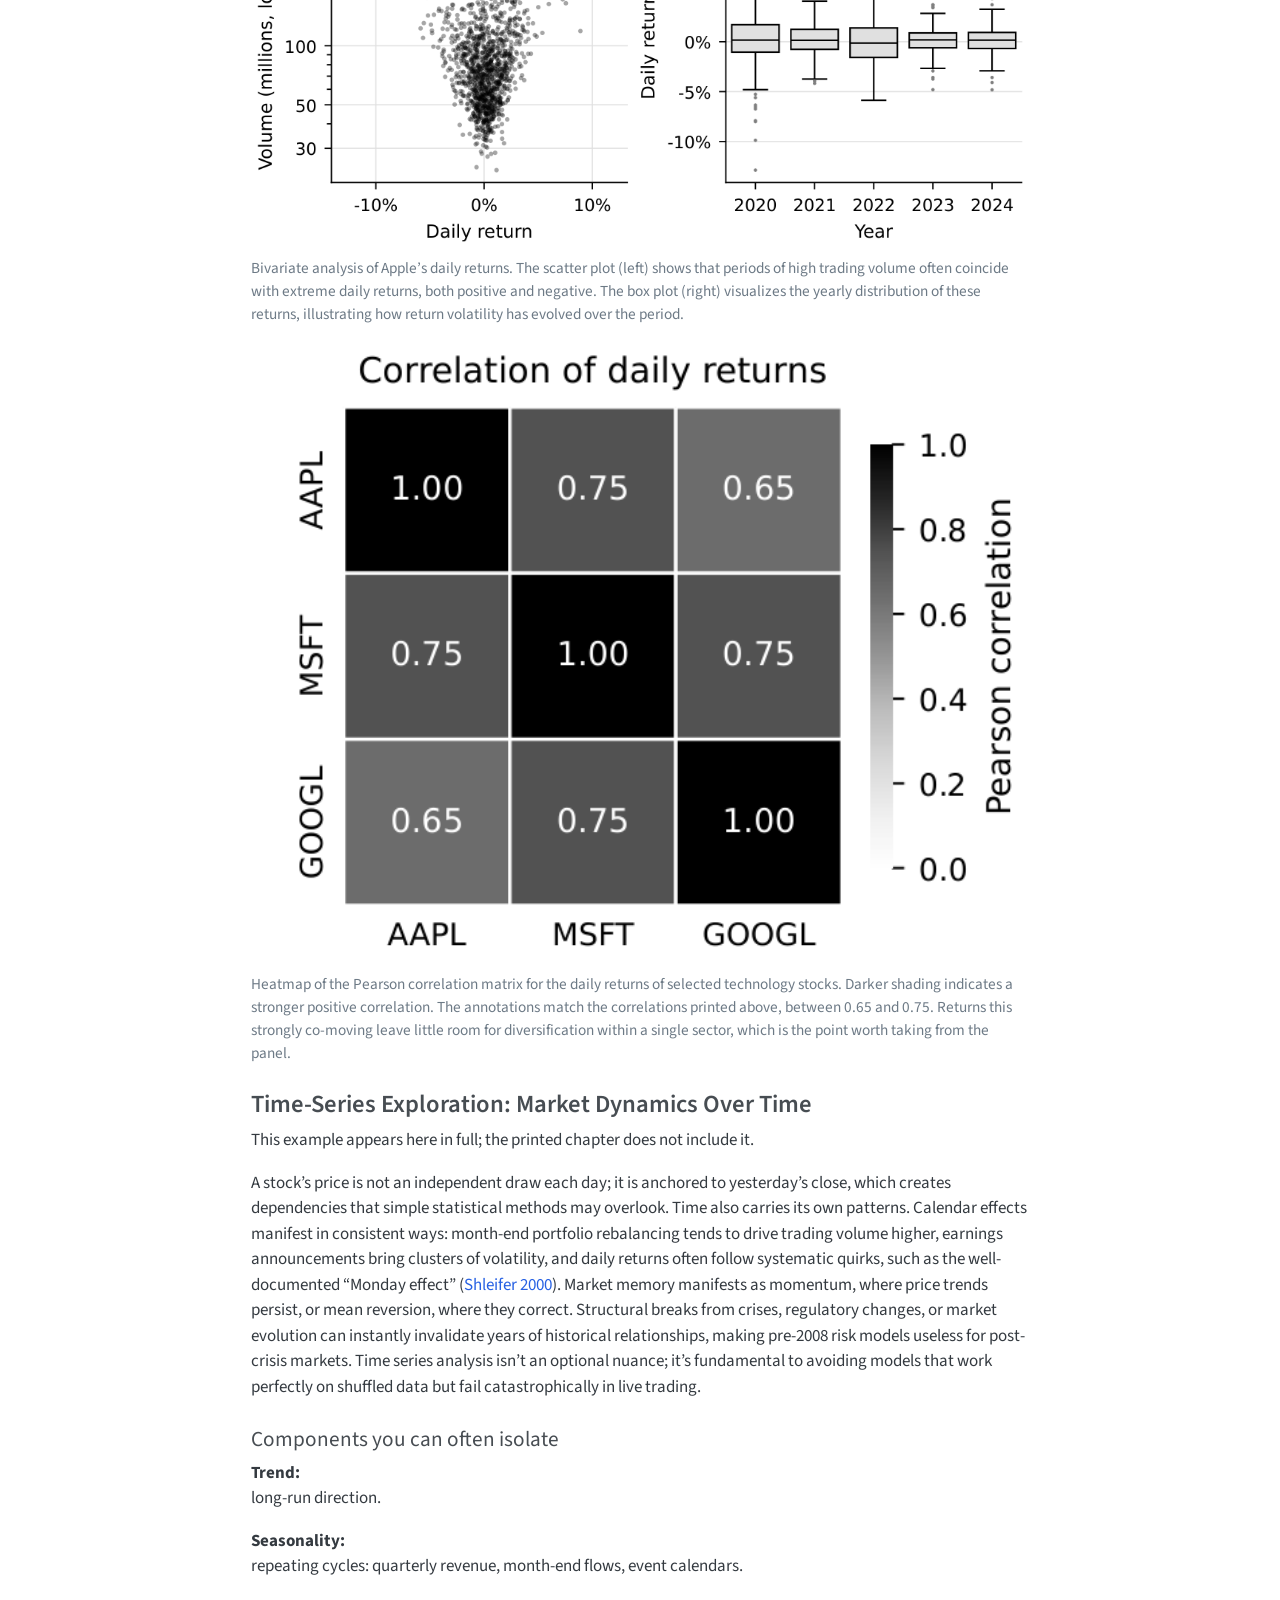
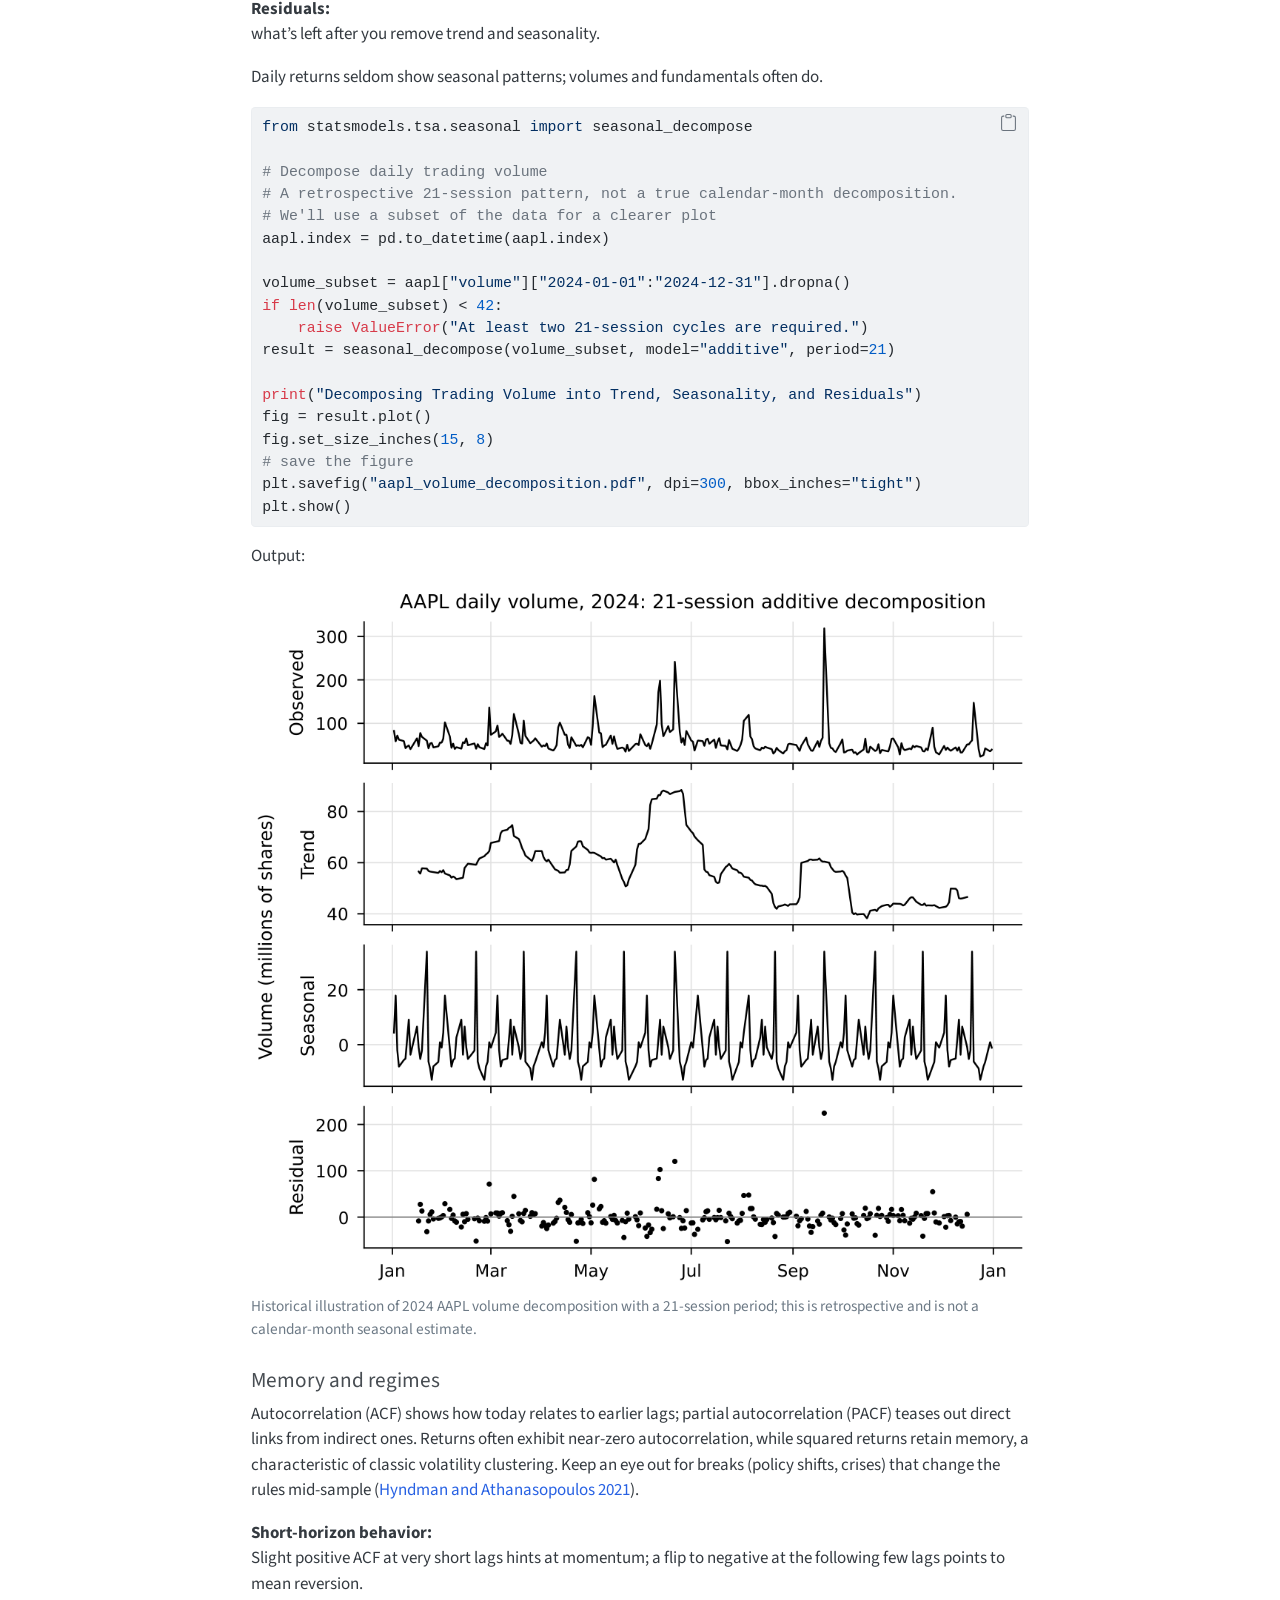
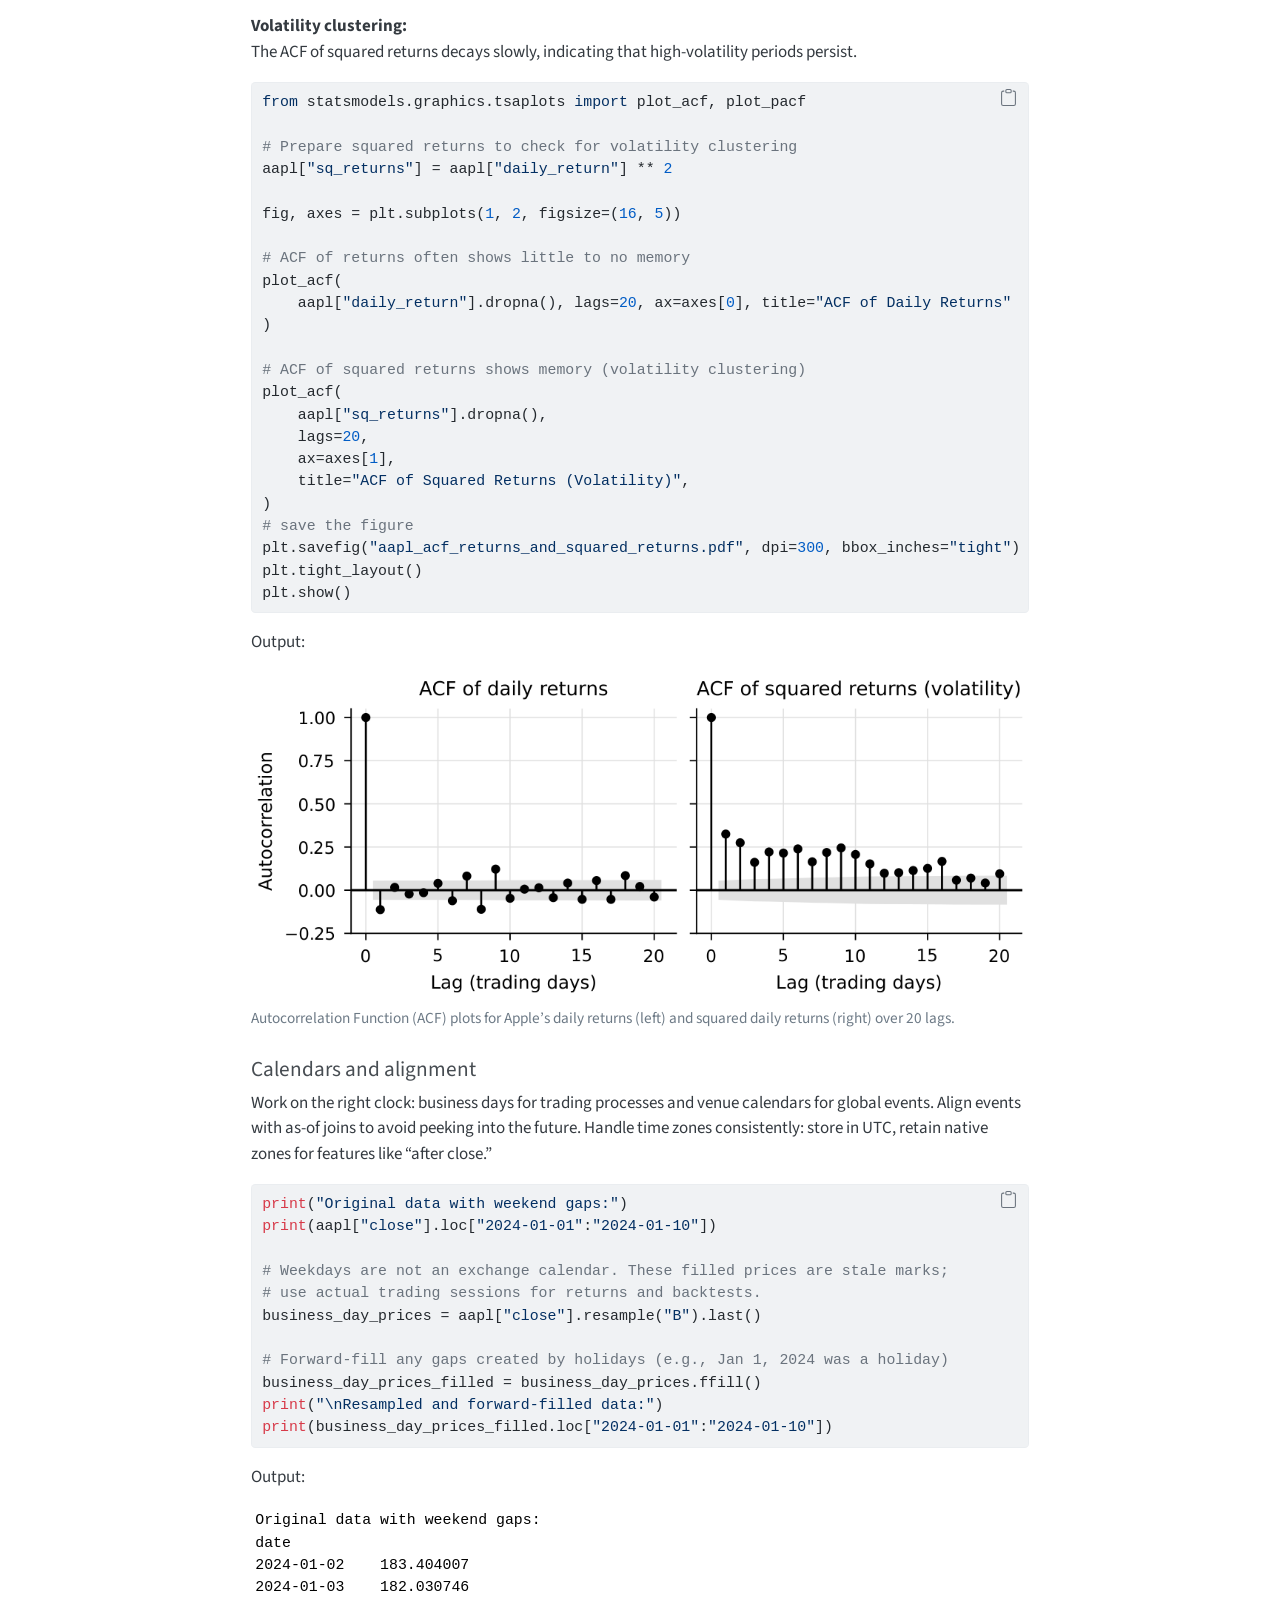
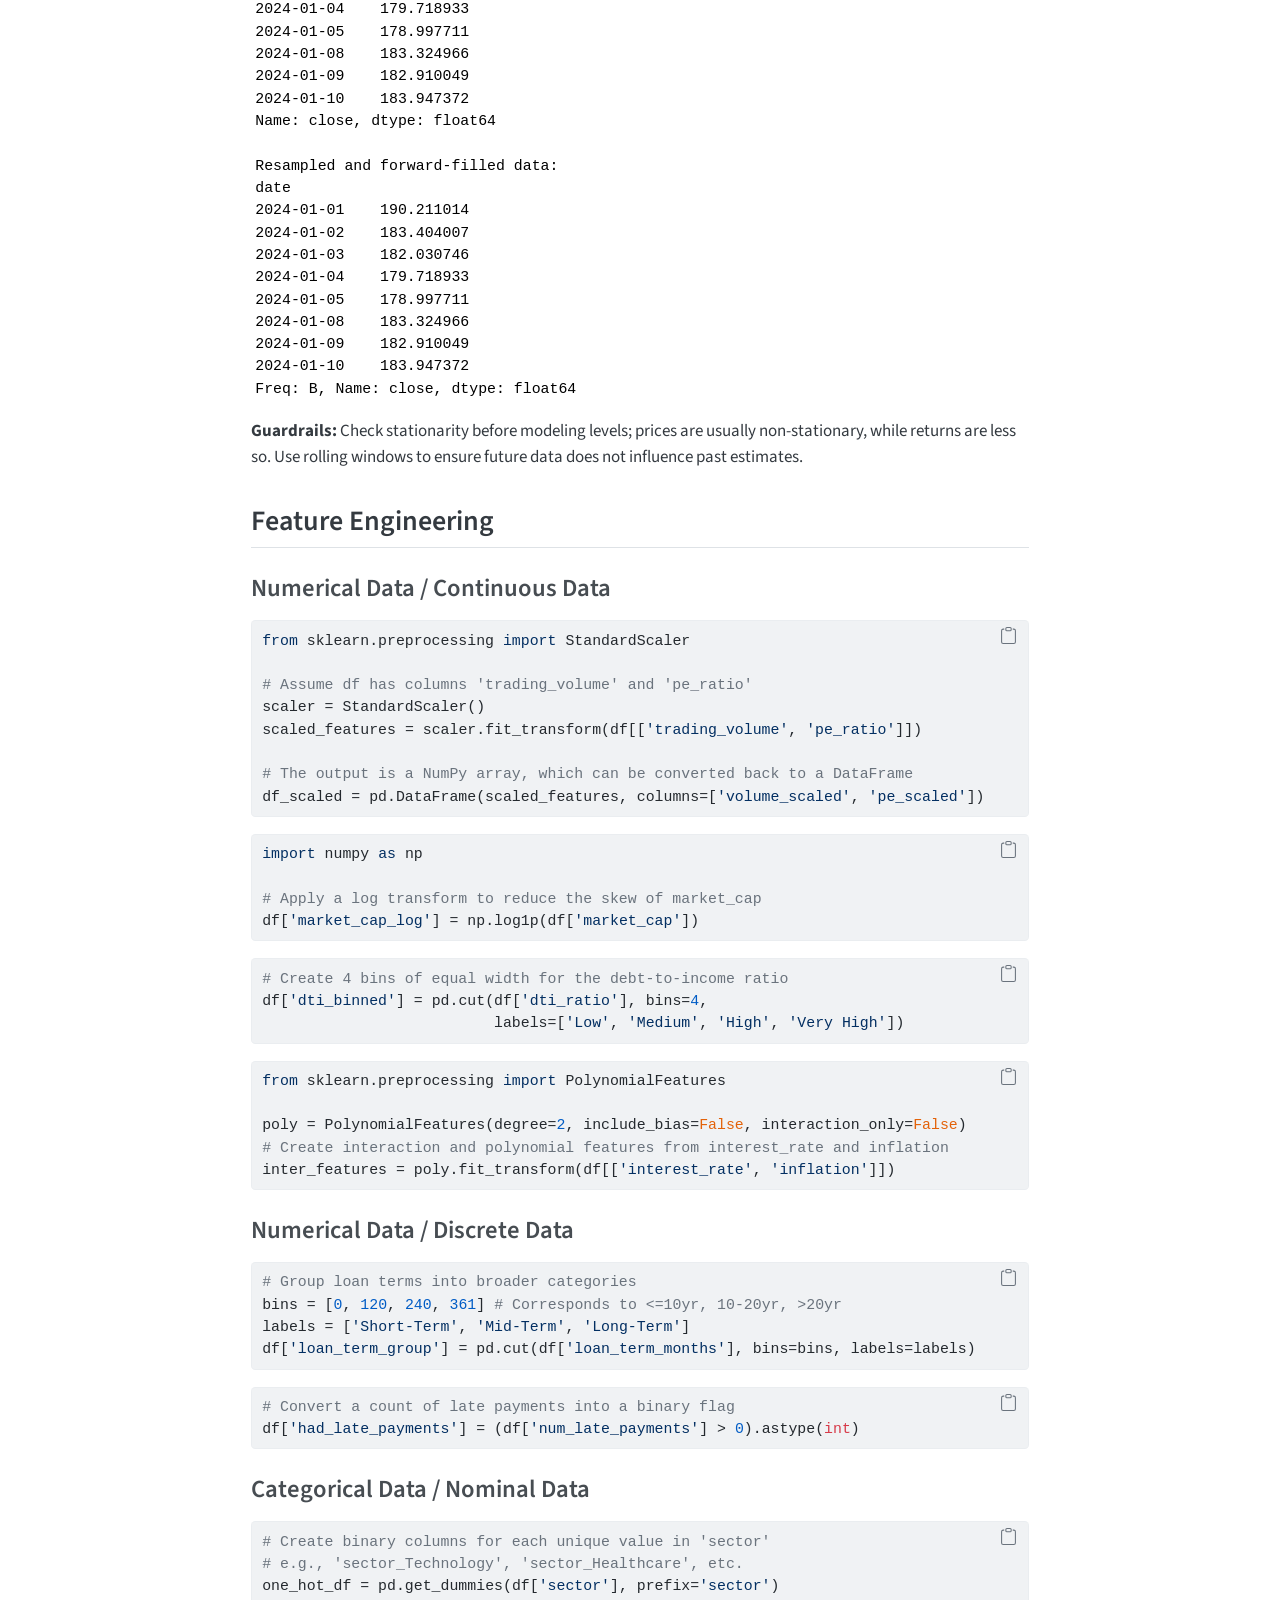
<file: docs/chapters/ch02.html>
<!DOCTYPE html>
<html xmlns="http://www.w3.org/1999/xhtml" lang="en" xml:lang="en"><head>

<meta charset="utf-8">
<meta name="generator" content="quarto-1.5.57">

<meta name="viewport" content="width=device-width, initial-scale=1.0, user-scalable=yes">


<title>Chapter 2: The Importance of Data – Mastering AI-Powered Finance: Companion</title>
<style>
code{white-space: pre-wrap;}
span.smallcaps{font-variant: small-caps;}
div.columns{display: flex; gap: min(4vw, 1.5em);}
div.column{flex: auto; overflow-x: auto;}
div.hanging-indent{margin-left: 1.5em; text-indent: -1.5em;}
ul.task-list{list-style: none;}
ul.task-list li input[type="checkbox"] {
  width: 0.8em;
  margin: 0 0.8em 0.2em -1em; /* quarto-specific, see https://github.com/quarto-dev/quarto-cli/issues/4556 */ 
  vertical-align: middle;
}
/* CSS for syntax highlighting */
pre > code.sourceCode { white-space: pre; position: relative; }
pre > code.sourceCode > span { line-height: 1.25; }
pre > code.sourceCode > span:empty { height: 1.2em; }
.sourceCode { overflow: visible; }
code.sourceCode > span { color: inherit; text-decoration: inherit; }
div.sourceCode { margin: 1em 0; }
pre.sourceCode { margin: 0; }
@media screen {
div.sourceCode { overflow: auto; }
}
@media print {
pre > code.sourceCode { white-space: pre-wrap; }
pre > code.sourceCode > span { display: inline-block; text-indent: -5em; padding-left: 5em; }
}
pre.numberSource code
  { counter-reset: source-line 0; }
pre.numberSource code > span
  { position: relative; left: -4em; counter-increment: source-line; }
pre.numberSource code > span > a:first-child::before
  { content: counter(source-line);
    position: relative; left: -1em; text-align: right; vertical-align: baseline;
    border: none; display: inline-block;
    -webkit-touch-callout: none; -webkit-user-select: none;
    -khtml-user-select: none; -moz-user-select: none;
    -ms-user-select: none; user-select: none;
    padding: 0 4px; width: 4em;
  }
pre.numberSource { margin-left: 3em;  padding-left: 4px; }
div.sourceCode
  {   }
@media screen {
pre > code.sourceCode > span > a:first-child::before { text-decoration: underline; }
}
/* CSS for citations */
div.csl-bib-body { }
div.csl-entry {
  clear: both;
  margin-bottom: 0em;
}
.hanging-indent div.csl-entry {
  margin-left:2em;
  text-indent:-2em;
}
div.csl-left-margin {
  min-width:2em;
  float:left;
}
div.csl-right-inline {
  margin-left:2em;
  padding-left:1em;
}
div.csl-indent {
  margin-left: 2em;
}</style>


<script src="../site_libs/quarto-nav/quarto-nav.js"></script>
<script src="../site_libs/quarto-nav/headroom.min.js"></script>
<script src="../site_libs/clipboard/clipboard.min.js"></script>
<script src="../site_libs/quarto-search/autocomplete.umd.js"></script>
<script src="../site_libs/quarto-search/fuse.min.js"></script>
<script src="../site_libs/quarto-search/quarto-search.js"></script>
<meta name="quarto:offset" content="../">
<script src="../site_libs/quarto-html/quarto.js"></script>
<script src="../site_libs/quarto-html/popper.min.js"></script>
<script src="../site_libs/quarto-html/tippy.umd.min.js"></script>
<script src="../site_libs/quarto-html/anchor.min.js"></script>
<link href="../site_libs/quarto-html/tippy.css" rel="stylesheet">
<link href="../site_libs/quarto-html/quarto-syntax-highlighting.css" rel="stylesheet" class="quarto-color-scheme" id="quarto-text-highlighting-styles">
<link href="../site_libs/quarto-html/quarto-syntax-highlighting-dark.css" rel="prefetch" class="quarto-color-scheme quarto-color-alternate" id="quarto-text-highlighting-styles">
<script src="../site_libs/bootstrap/bootstrap.min.js"></script>
<link href="../site_libs/bootstrap/bootstrap-icons.css" rel="stylesheet">
<link href="../site_libs/bootstrap/bootstrap.min.css" rel="stylesheet" class="quarto-color-scheme" id="quarto-bootstrap" data-mode="light">
<link href="../site_libs/bootstrap/bootstrap-dark.min.css" rel="prefetch" class="quarto-color-scheme quarto-color-alternate" id="quarto-bootstrap" data-mode="dark">
<script id="quarto-search-options" type="application/json">{
  "location": "sidebar",
  "copy-button": false,
  "collapse-after": 3,
  "panel-placement": "start",
  "type": "textbox",
  "limit": 50,
  "keyboard-shortcut": [
    "f",
    "/",
    "s"
  ],
  "show-item-context": false,
  "language": {
    "search-no-results-text": "No results",
    "search-matching-documents-text": "matching documents",
    "search-copy-link-title": "Copy link to search",
    "search-hide-matches-text": "Hide additional matches",
    "search-more-match-text": "more match in this document",
    "search-more-matches-text": "more matches in this document",
    "search-clear-button-title": "Clear",
    "search-text-placeholder": "",
    "search-detached-cancel-button-title": "Cancel",
    "search-submit-button-title": "Submit",
    "search-label": "Search"
  }
}</script>


</head>

<body class="nav-sidebar docked">

<div id="quarto-search-results"></div>
  <header id="quarto-header" class="headroom fixed-top">
  <nav class="quarto-secondary-nav">
    <div class="container-fluid d-flex">
      <button type="button" class="quarto-btn-toggle btn" data-bs-toggle="collapse" role="button" data-bs-target=".quarto-sidebar-collapse-item" aria-controls="quarto-sidebar" aria-expanded="false" aria-label="Toggle sidebar navigation" onclick="if (window.quartoToggleHeadroom) { window.quartoToggleHeadroom(); }">
        <i class="bi bi-layout-text-sidebar-reverse"></i>
      </button>
        <nav class="quarto-page-breadcrumbs" aria-label="breadcrumb"><ol class="breadcrumb"><li class="breadcrumb-item"><a href="../chapters/ch02.html">Chapters</a></li><li class="breadcrumb-item"><a href="../chapters/ch02.html">2. The Importance of Data</a></li></ol></nav>
        <a class="flex-grow-1" role="navigation" data-bs-toggle="collapse" data-bs-target=".quarto-sidebar-collapse-item" aria-controls="quarto-sidebar" aria-expanded="false" aria-label="Toggle sidebar navigation" onclick="if (window.quartoToggleHeadroom) { window.quartoToggleHeadroom(); }">      
        </a>
      <button type="button" class="btn quarto-search-button" aria-label="Search" onclick="window.quartoOpenSearch();">
        <i class="bi bi-search"></i>
      </button>
    </div>
  </nav>
</header>
<!-- content -->
<div id="quarto-content" class="quarto-container page-columns page-rows-contents page-layout-article">
<!-- sidebar -->
  <nav id="quarto-sidebar" class="sidebar collapse collapse-horizontal quarto-sidebar-collapse-item sidebar-navigation docked overflow-auto">
    <div class="pt-lg-2 mt-2 text-left sidebar-header">
    <div class="sidebar-title mb-0 py-0">
      <a href="../">Mastering AI-Powered Finance: Companion</a> 
        <div class="sidebar-tools-main">
  <a href="" class="quarto-color-scheme-toggle quarto-navigation-tool  px-1" onclick="window.quartoToggleColorScheme(); return false;" title="Toggle dark mode"><i class="bi"></i></a>
</div>
    </div>
      </div>
        <div class="mt-2 flex-shrink-0 align-items-center">
        <div class="sidebar-search">
        <div id="quarto-search" class="" title="Search"></div>
        </div>
        </div>
    <div class="sidebar-menu-container"> 
    <ul class="list-unstyled mt-1">
        <li class="sidebar-item">
  <div class="sidebar-item-container"> 
  <a href="../index.html" class="sidebar-item-text sidebar-link">
 <span class="menu-text">Home</span></a>
  </div>
</li>
        <li class="sidebar-item sidebar-item-section">
      <div class="sidebar-item-container"> 
            <a class="sidebar-item-text sidebar-link text-start" data-bs-toggle="collapse" data-bs-target="#quarto-sidebar-section-1" role="navigation" aria-expanded="true">
 <span class="menu-text">Chapters</span></a>
          <a class="sidebar-item-toggle text-start" data-bs-toggle="collapse" data-bs-target="#quarto-sidebar-section-1" role="navigation" aria-expanded="true" aria-label="Toggle section">
            <i class="bi bi-chevron-right ms-2"></i>
          </a> 
      </div>
      <ul id="quarto-sidebar-section-1" class="collapse list-unstyled sidebar-section depth1 show">  
          <li class="sidebar-item">
  <div class="sidebar-item-container"> 
  <a href="../chapters/ch02.html" class="sidebar-item-text sidebar-link active">
 <span class="menu-text">2. The Importance of Data</span></a>
  </div>
</li>
          <li class="sidebar-item">
  <div class="sidebar-item-container"> 
  <a href="../chapters/ch03.html" class="sidebar-item-text sidebar-link">
 <span class="menu-text">3. Machine Learning Techniques</span></a>
  </div>
</li>
          <li class="sidebar-item">
  <div class="sidebar-item-container"> 
  <a href="../chapters/ch04.html" class="sidebar-item-text sidebar-link">
 <span class="menu-text">4. Generative AI in Finance</span></a>
  </div>
</li>
          <li class="sidebar-item">
  <div class="sidebar-item-container"> 
  <a href="../chapters/ch05.html" class="sidebar-item-text sidebar-link">
 <span class="menu-text">5. AI Agents</span></a>
  </div>
</li>
          <li class="sidebar-item">
  <div class="sidebar-item-container"> 
  <a href="../chapters/ch06.html" class="sidebar-item-text sidebar-link">
 <span class="menu-text">6. AI and Algorithmic Trading Strategies</span></a>
  </div>
</li>
          <li class="sidebar-item">
  <div class="sidebar-item-container"> 
  <a href="../chapters/ch07.html" class="sidebar-item-text sidebar-link">
 <span class="menu-text">7. Socio-Technical Transformation of Algo Trading</span></a>
  </div>
</li>
          <li class="sidebar-item">
  <div class="sidebar-item-container"> 
  <a href="../chapters/ch08.html" class="sidebar-item-text sidebar-link">
 <span class="menu-text">8. AI-Powered Equity Investing</span></a>
  </div>
</li>
          <li class="sidebar-item">
  <div class="sidebar-item-container"> 
  <a href="../chapters/ch09.html" class="sidebar-item-text sidebar-link">
 <span class="menu-text">9. AI in Portfolio Optimization</span></a>
  </div>
</li>
      </ul>
  </li>
    </ul>
    </div>
</nav>
<div id="quarto-sidebar-glass" class="quarto-sidebar-collapse-item" data-bs-toggle="collapse" data-bs-target=".quarto-sidebar-collapse-item"></div>
<!-- margin-sidebar -->
    <div id="quarto-margin-sidebar" class="sidebar margin-sidebar">
        <nav id="TOC" role="doc-toc" class="toc-active">
    <h2 id="toc-title">On this page</h2>
   
  <ul>
  <li><a href="#code-from-the-chapter" id="toc-code-from-the-chapter" class="nav-link active" data-scroll-target="#code-from-the-chapter">Code from the Chapter</a>
  <ul class="collapse">
  <li><a href="#data-cleaning-and-processing" id="toc-data-cleaning-and-processing" class="nav-link" data-scroll-target="#data-cleaning-and-processing">Data Cleaning and Processing</a>
  <ul class="collapse">
  <li><a href="#handling-missing-data-deletion-methods" id="toc-handling-missing-data-deletion-methods" class="nav-link" data-scroll-target="#handling-missing-data-deletion-methods">Handling Missing Data / Deletion methods</a></li>
  <li><a href="#handling-missing-data-single-imputation" id="toc-handling-missing-data-single-imputation" class="nav-link" data-scroll-target="#handling-missing-data-single-imputation">Handling Missing Data / Single imputation</a></li>
  <li><a href="#handling-missing-data-time-series-imputation" id="toc-handling-missing-data-time-series-imputation" class="nav-link" data-scroll-target="#handling-missing-data-time-series-imputation">Handling Missing Data / Time-series imputation</a></li>
  <li><a href="#handling-missing-data-advanced-model-based-imputation" id="toc-handling-missing-data-advanced-model-based-imputation" class="nav-link" data-scroll-target="#handling-missing-data-advanced-model-based-imputation">Handling Missing Data / Advanced, model-based imputation</a></li>
  <li><a href="#outliers" id="toc-outliers" class="nav-link" data-scroll-target="#outliers">Outliers</a></li>
  <li><a href="#outliers-what-to-do-about-them" id="toc-outliers-what-to-do-about-them" class="nav-link" data-scroll-target="#outliers-what-to-do-about-them">Outliers / What to do about them</a></li>
  <li><a href="#handling-imbalanced-data-under-sampling-the-majority-class" id="toc-handling-imbalanced-data-under-sampling-the-majority-class" class="nav-link" data-scroll-target="#handling-imbalanced-data-under-sampling-the-majority-class">Handling Imbalanced Data / Under-sampling the majority class</a></li>
  <li><a href="#handling-imbalanced-data-oversampling-the-minority-class" id="toc-handling-imbalanced-data-oversampling-the-minority-class" class="nav-link" data-scroll-target="#handling-imbalanced-data-oversampling-the-minority-class">Handling Imbalanced Data / Oversampling the minority class</a></li>
  <li><a href="#handling-imbalanced-data-smote-synthetic-minority-over-sampling-technique" id="toc-handling-imbalanced-data-smote-synthetic-minority-over-sampling-technique" class="nav-link" data-scroll-target="#handling-imbalanced-data-smote-synthetic-minority-over-sampling-technique">Handling Imbalanced Data / SMOTE (Synthetic Minority Over-sampling Technique)</a></li>
  </ul></li>
  <li><a href="#exploratory-data-analysis" id="toc-exploratory-data-analysis" class="nav-link" data-scroll-target="#exploratory-data-analysis">Exploratory Data Analysis</a>
  <ul class="collapse">
  <li><a href="#univariate-analysis-profiling-a-single-variable" id="toc-univariate-analysis-profiling-a-single-variable" class="nav-link" data-scroll-target="#univariate-analysis-profiling-a-single-variable">Univariate Analysis: Profiling a Single Variable</a></li>
  <li><a href="#univariate-analysis-profiling-a-single-variable-central-tendency" id="toc-univariate-analysis-profiling-a-single-variable-central-tendency" class="nav-link" data-scroll-target="#univariate-analysis-profiling-a-single-variable-central-tendency">Univariate Analysis: Profiling a Single Variable / Central tendency</a></li>
  <li><a href="#univariate-analysis-profiling-a-single-variable-dispersion" id="toc-univariate-analysis-profiling-a-single-variable-dispersion" class="nav-link" data-scroll-target="#univariate-analysis-profiling-a-single-variable-dispersion">Univariate Analysis: Profiling a Single Variable / Dispersion</a></li>
  <li><a href="#univariate-analysis-profiling-a-single-variable-shape-skew-and-tails" id="toc-univariate-analysis-profiling-a-single-variable-shape-skew-and-tails" class="nav-link" data-scroll-target="#univariate-analysis-profiling-a-single-variable-shape-skew-and-tails">Univariate Analysis: Profiling a Single Variable / Shape: skew and tails</a></li>
  <li><a href="#bi-variate-analysis-uncovering-relationships" id="toc-bi-variate-analysis-uncovering-relationships" class="nav-link" data-scroll-target="#bi-variate-analysis-uncovering-relationships">Bi-variate Analysis: Uncovering Relationships</a></li>
  <li><a href="#bi-variate-analysis-uncovering-relationships-seeing-the-relationship" id="toc-bi-variate-analysis-uncovering-relationships-seeing-the-relationship" class="nav-link" data-scroll-target="#bi-variate-analysis-uncovering-relationships-seeing-the-relationship">Bi-variate Analysis: Uncovering Relationships / Seeing the relationship</a></li>
  <li><a href="#time-series-exploration-market-dynamics-over-time" id="toc-time-series-exploration-market-dynamics-over-time" class="nav-link" data-scroll-target="#time-series-exploration-market-dynamics-over-time">Time-Series Exploration: Market Dynamics Over Time</a></li>
  </ul></li>
  <li><a href="#feature-engineering" id="toc-feature-engineering" class="nav-link" data-scroll-target="#feature-engineering">Feature Engineering</a>
  <ul class="collapse">
  <li><a href="#numerical-data-continuous-data" id="toc-numerical-data-continuous-data" class="nav-link" data-scroll-target="#numerical-data-continuous-data">Numerical Data / Continuous Data</a></li>
  <li><a href="#numerical-data-discrete-data" id="toc-numerical-data-discrete-data" class="nav-link" data-scroll-target="#numerical-data-discrete-data">Numerical Data / Discrete Data</a></li>
  <li><a href="#categorical-data-nominal-data" id="toc-categorical-data-nominal-data" class="nav-link" data-scroll-target="#categorical-data-nominal-data">Categorical Data / Nominal Data</a></li>
  <li><a href="#categorical-data-ordinal-data" id="toc-categorical-data-ordinal-data" class="nav-link" data-scroll-target="#categorical-data-ordinal-data">Categorical Data / Ordinal Data</a></li>
  <li><a href="#date-and-time" id="toc-date-and-time" class="nav-link" data-scroll-target="#date-and-time">Date and Time</a></li>
  <li><a href="#time-series-data" id="toc-time-series-data" class="nav-link" data-scroll-target="#time-series-data">Time-Series Data</a></li>
  <li><a href="#textual-data" id="toc-textual-data" class="nav-link" data-scroll-target="#textual-data">Textual Data</a></li>
  <li><a href="#boolean-data" id="toc-boolean-data" class="nav-link" data-scroll-target="#boolean-data">Boolean Data</a></li>
  <li><a href="#document-data" id="toc-document-data" class="nav-link" data-scroll-target="#document-data">Document Data</a></li>
  </ul></li>
  </ul></li>
  <li><a href="#ai-tutorial-preprocessing-loan-application-data-for-approval-prediction" id="toc-ai-tutorial-preprocessing-loan-application-data-for-approval-prediction" class="nav-link" data-scroll-target="#ai-tutorial-preprocessing-loan-application-data-for-approval-prediction">AI Tutorial: Preprocessing Loan Application Data for Approval Prediction</a>
  <ul class="collapse">
  <li><a href="#exploratory-data-analysis-1" id="toc-exploratory-data-analysis-1" class="nav-link" data-scroll-target="#exploratory-data-analysis-1">Exploratory Data Analysis</a></li>
  <li><a href="#feature-engineering-1" id="toc-feature-engineering-1" class="nav-link" data-scroll-target="#feature-engineering-1">Feature Engineering</a>
  <ul class="collapse">
  <li><a href="#preprocessing-impact" id="toc-preprocessing-impact" class="nav-link" data-scroll-target="#preprocessing-impact">Preprocessing Impact</a></li>
  </ul></li>
  <li><a href="#summary" id="toc-summary" class="nav-link" data-scroll-target="#summary">Summary</a></li>
  </ul></li>
  </ul>
</nav>
    </div>
<!-- main -->
<main class="content" id="quarto-document-content">

<header id="title-block-header" class="quarto-title-block default"><nav class="quarto-page-breadcrumbs quarto-title-breadcrumbs d-none d-lg-block" aria-label="breadcrumb"><ol class="breadcrumb"><li class="breadcrumb-item"><a href="../chapters/ch02.html">Chapters</a></li><li class="breadcrumb-item"><a href="../chapters/ch02.html">2. The Importance of Data</a></li></ol></nav>
<div class="quarto-title">
<h1 class="title">Chapter 2: The Importance of Data</h1>
<p class="subtitle lead">Code from the chapter and AI tutorial</p>
</div>



<div class="quarto-title-meta">

    
  
    
  </div>
  


</header>


<p>This page accompanies Chapter 2 of <em>Mastering AI-Powered Finance</em>. Use cases, practical activities, and discussion topics are in the printed chapter. Section, equation, and figure numbers that are not on this page refer to the printed chapter.</p>
<div class="callout callout-style-default callout-tip callout-titled" title="Before you run this">
<div class="callout-header d-flex align-content-center">
<div class="callout-icon-container">
<i class="callout-icon"></i>
</div>
<div class="callout-title-container flex-fill">
Before you run this
</div>
</div>
<div class="callout-body-container callout-body">
<ul>
<li><strong>Notebook:</strong> <a href="../downloads/chapter-02-the-importance-of-data.ipynb" download="chapter-02-the-importance-of-data.ipynb">Download the notebook</a> or <a href="../downloads/chapter-02-the-importance-of-data.zip" download="chapter-02-the-importance-of-data.zip">the notebook with its data files</a>. The notebook is the reviewed, runnable version of this tutorial, with saved outputs; its code can differ in places from the listings on this page.</li>
<li><strong>Packages:</strong> <code>imbalanced-learn</code>, <code>matplotlib</code>, <code>numpy</code>, <code>pandas</code>, <code>scikit-learn</code>, <code>scipy</code>, <code>seaborn</code>, <code>sentence-transformers</code>, <code>statsmodels</code>, <code>yfinance</code>.</li>
<li><strong>Data:</strong> <code>data/loan_data.csv</code>, <code>data/loan_preprocessed.csv</code>, <code>data/prices_2020_2024.csv</code> (included in the download with data files).</li>
<li><strong>API key:</strong> none needed.</li>
</ul>
</div>
</div>
<section id="code-from-the-chapter" class="level1">
<h1>Code from the Chapter</h1>
<p>This section collects the Python code behind the examples, numbers, and figures in the printed Chapter 2, in the order of the chapter’s sections. The short cleaning and feature-engineering snippets are fragments: they assume a DataFrame <code>df</code> with the columns they name. The exploratory data analysis code loads adjusted daily prices for Apple, Microsoft, and Alphabet over 2020–2024 from the price snapshot bundled with the chapter’s companion notebook, and the later EDA snippets build on the <code>df</code> and <code>aapl</code> frames it creates, so run them in order. The companion notebook contains the same code, with small synthetic DataFrames that make the fragments run. Some of these examples belong to sections that were shortened in the printed chapter.</p>
<section id="data-cleaning-and-processing" class="level2">
<h2 class="anchored" data-anchor-id="data-cleaning-and-processing">Data Cleaning and Processing</h2>
<section id="handling-missing-data-deletion-methods" class="level3">
<h3 class="anchored" data-anchor-id="handling-missing-data-deletion-methods">Handling Missing Data / Deletion methods</h3>
<div class="sourceCode" id="cb1"><pre class="sourceCode python code-with-copy"><code class="sourceCode python"><span id="cb1-1"><a href="#cb1-1" aria-hidden="true" tabindex="-1"></a><span class="co"># Remove rows where 'pe_ratio' is missing</span></span>
<span id="cb1-2"><a href="#cb1-2" aria-hidden="true" tabindex="-1"></a>complete_cases <span class="op">=</span> df.dropna(subset<span class="op">=</span>[<span class="st">'pe_ratio'</span>])</span></code><button title="Copy to Clipboard" class="code-copy-button"><i class="bi"></i></button></pre></div>
<div class="sourceCode" id="cb2"><pre class="sourceCode python code-with-copy"><code class="sourceCode python"><span id="cb2-1"><a href="#cb2-1" aria-hidden="true" tabindex="-1"></a><span class="co"># Drop a column if it has more than 30% missing values</span></span>
<span id="cb2-2"><a href="#cb2-2" aria-hidden="true" tabindex="-1"></a>reduced_columns <span class="op">=</span> df.copy()</span>
<span id="cb2-3"><a href="#cb2-3" aria-hidden="true" tabindex="-1"></a><span class="cf">if</span> df[<span class="st">'some_feature'</span>].isnull().mean() <span class="op">&gt;</span> <span class="fl">0.3</span>:</span>
<span id="cb2-4"><a href="#cb2-4" aria-hidden="true" tabindex="-1"></a>    reduced_columns <span class="op">=</span> reduced_columns.drop(columns<span class="op">=</span>[<span class="st">'some_feature'</span>])</span></code><button title="Copy to Clipboard" class="code-copy-button"><i class="bi"></i></button></pre></div>
</section>
<section id="handling-missing-data-single-imputation" class="level3">
<h3 class="anchored" data-anchor-id="handling-missing-data-single-imputation">Handling Missing Data / Single imputation</h3>
<div class="sourceCode" id="cb3"><pre class="sourceCode python code-with-copy"><code class="sourceCode python"><span id="cb3-1"><a href="#cb3-1" aria-hidden="true" tabindex="-1"></a><span class="co"># Fill missing P/E with the median of its sector</span></span>
<span id="cb3-2"><a href="#cb3-2" aria-hidden="true" tabindex="-1"></a>median_imputed <span class="op">=</span> df.copy()</span>
<span id="cb3-3"><a href="#cb3-3" aria-hidden="true" tabindex="-1"></a>median_imputed[<span class="st">'pe_ratio'</span>] <span class="op">=</span> df[<span class="st">'pe_ratio'</span>].fillna(</span>
<span id="cb3-4"><a href="#cb3-4" aria-hidden="true" tabindex="-1"></a>    df.groupby(<span class="st">'sector'</span>)[<span class="st">'pe_ratio'</span>].transform(<span class="st">'median'</span>))</span></code><button title="Copy to Clipboard" class="code-copy-button"><i class="bi"></i></button></pre></div>
<div class="sourceCode" id="cb4"><pre class="sourceCode python code-with-copy"><code class="sourceCode python"><span id="cb4-1"><a href="#cb4-1" aria-hidden="true" tabindex="-1"></a><span class="co"># Create a flag for missing values</span></span>
<span id="cb4-2"><a href="#cb4-2" aria-hidden="true" tabindex="-1"></a>df[<span class="st">'pe_ratio_was_missing'</span>] <span class="op">=</span> df[<span class="st">'pe_ratio'</span>].isnull().astype(<span class="bu">int</span>)</span>
<span id="cb4-3"><a href="#cb4-3" aria-hidden="true" tabindex="-1"></a><span class="co"># Impute with a sentinel value</span></span>
<span id="cb4-4"><a href="#cb4-4" aria-hidden="true" tabindex="-1"></a>df[<span class="st">'pe_ratio'</span>] <span class="op">=</span> df[<span class="st">'pe_ratio'</span>].fillna(<span class="op">-</span><span class="dv">1</span>)</span></code><button title="Copy to Clipboard" class="code-copy-button"><i class="bi"></i></button></pre></div>
</section>
<section id="handling-missing-data-time-series-imputation" class="level3">
<h3 class="anchored" data-anchor-id="handling-missing-data-time-series-imputation">Handling Missing Data / Time-series imputation</h3>
<div class="sourceCode" id="cb5"><pre class="sourceCode python code-with-copy"><code class="sourceCode python"><span id="cb5-1"><a href="#cb5-1" aria-hidden="true" tabindex="-1"></a><span class="co"># Forward fill missing daily prices</span></span>
<span id="cb5-2"><a href="#cb5-2" aria-hidden="true" tabindex="-1"></a>df[<span class="st">'price'</span>] <span class="op">=</span> df[<span class="st">'price'</span>].ffill()  <span class="co"># Stale valuation marks, not new trades</span></span></code><button title="Copy to Clipboard" class="code-copy-button"><i class="bi"></i></button></pre></div>
<div class="sourceCode" id="cb6"><pre class="sourceCode python code-with-copy"><code class="sourceCode python"><span id="cb6-1"><a href="#cb6-1" aria-hidden="true" tabindex="-1"></a><span class="co"># Retrospective interpolation uses future endpoints; do not use as-of features.</span></span>
<span id="cb6-2"><a href="#cb6-2" aria-hidden="true" tabindex="-1"></a>df[<span class="st">'rate_retrospective'</span>] <span class="op">=</span> df[<span class="st">'interest_rate'</span>].interpolate(method<span class="op">=</span><span class="st">'linear'</span>)</span>
<span id="cb6-3"><a href="#cb6-3" aria-hidden="true" tabindex="-1"></a><span class="co"># Past-only alternative for an as-of known rate:</span></span>
<span id="cb6-4"><a href="#cb6-4" aria-hidden="true" tabindex="-1"></a>df[<span class="st">'interest_rate'</span>] <span class="op">=</span> df[<span class="st">'interest_rate'</span>].ffill()</span></code><button title="Copy to Clipboard" class="code-copy-button"><i class="bi"></i></button></pre></div>
</section>
<section id="handling-missing-data-advanced-model-based-imputation" class="level3">
<h3 class="anchored" data-anchor-id="handling-missing-data-advanced-model-based-imputation">Handling Missing Data / Advanced, model-based imputation</h3>
<div class="sourceCode" id="cb7"><pre class="sourceCode python code-with-copy"><code class="sourceCode python"><span id="cb7-1"><a href="#cb7-1" aria-hidden="true" tabindex="-1"></a><span class="im">from</span> sklearn.impute <span class="im">import</span> KNNImputer</span>
<span id="cb7-2"><a href="#cb7-2" aria-hidden="true" tabindex="-1"></a></span>
<span id="cb7-3"><a href="#cb7-3" aria-hidden="true" tabindex="-1"></a>imputer <span class="op">=</span> KNNImputer(n_neighbors<span class="op">=</span><span class="dv">3</span>)</span>
<span id="cb7-4"><a href="#cb7-4" aria-hidden="true" tabindex="-1"></a><span class="co"># Select numeric columns for imputation</span></span>
<span id="cb7-5"><a href="#cb7-5" aria-hidden="true" tabindex="-1"></a>numeric_cols <span class="op">=</span> [<span class="st">'market_cap'</span>, <span class="st">'assets'</span>, <span class="st">'revenue'</span>]</span>
<span id="cb7-6"><a href="#cb7-6" aria-hidden="true" tabindex="-1"></a><span class="im">from</span> sklearn.preprocessing <span class="im">import</span> StandardScaler</span>
<span id="cb7-7"><a href="#cb7-7" aria-hidden="true" tabindex="-1"></a>scale <span class="op">=</span> StandardScaler()</span>
<span id="cb7-8"><a href="#cb7-8" aria-hidden="true" tabindex="-1"></a>scaled <span class="op">=</span> scale.fit_transform(df[numeric_cols])</span>
<span id="cb7-9"><a href="#cb7-9" aria-hidden="true" tabindex="-1"></a>df[numeric_cols] <span class="op">=</span> scale.inverse_transform(imputer.fit_transform(scaled))</span></code><button title="Copy to Clipboard" class="code-copy-button"><i class="bi"></i></button></pre></div>
<div class="sourceCode" id="cb8"><pre class="sourceCode python code-with-copy"><code class="sourceCode python"><span id="cb8-1"><a href="#cb8-1" aria-hidden="true" tabindex="-1"></a><span class="im">from</span> sklearn.experimental <span class="im">import</span> enable_iterative_imputer</span>
<span id="cb8-2"><a href="#cb8-2" aria-hidden="true" tabindex="-1"></a><span class="im">from</span> sklearn.impute <span class="im">import</span> IterativeImputer</span>
<span id="cb8-3"><a href="#cb8-3" aria-hidden="true" tabindex="-1"></a></span>
<span id="cb8-4"><a href="#cb8-4" aria-hidden="true" tabindex="-1"></a>imputer <span class="op">=</span> IterativeImputer(max_iter<span class="op">=</span><span class="dv">10</span>, random_state<span class="op">=</span><span class="dv">0</span>)</span>
<span id="cb8-5"><a href="#cb8-5" aria-hidden="true" tabindex="-1"></a>numeric_cols <span class="op">=</span> [<span class="st">'feature1'</span>, <span class="st">'feature2'</span>, <span class="st">'feature3'</span>]</span>
<span id="cb8-6"><a href="#cb8-6" aria-hidden="true" tabindex="-1"></a>df[numeric_cols] <span class="op">=</span> imputer.fit_transform(df[numeric_cols])</span></code><button title="Copy to Clipboard" class="code-copy-button"><i class="bi"></i></button></pre></div>
</section>
<section id="outliers" class="level3">
<h3 class="anchored" data-anchor-id="outliers">Outliers</h3>
<div class="sourceCode" id="cb9"><pre class="sourceCode python code-with-copy"><code class="sourceCode python"><span id="cb9-1"><a href="#cb9-1" aria-hidden="true" tabindex="-1"></a><span class="co"># Identify outliers using the Interquartile Range (IQR) rule</span></span>
<span id="cb9-2"><a href="#cb9-2" aria-hidden="true" tabindex="-1"></a>Q1 <span class="op">=</span> df[<span class="st">'returns'</span>].quantile(<span class="fl">0.25</span>)</span>
<span id="cb9-3"><a href="#cb9-3" aria-hidden="true" tabindex="-1"></a>Q3 <span class="op">=</span> df[<span class="st">'returns'</span>].quantile(<span class="fl">0.75</span>)</span>
<span id="cb9-4"><a href="#cb9-4" aria-hidden="true" tabindex="-1"></a>IQR <span class="op">=</span> Q3 <span class="op">-</span> Q1</span>
<span id="cb9-5"><a href="#cb9-5" aria-hidden="true" tabindex="-1"></a>lower_bound <span class="op">=</span> Q1 <span class="op">-</span> <span class="fl">1.5</span> <span class="op">*</span> IQR</span>
<span id="cb9-6"><a href="#cb9-6" aria-hidden="true" tabindex="-1"></a>upper_bound <span class="op">=</span> Q3 <span class="op">+</span> <span class="fl">1.5</span> <span class="op">*</span> IQR</span>
<span id="cb9-7"><a href="#cb9-7" aria-hidden="true" tabindex="-1"></a></span>
<span id="cb9-8"><a href="#cb9-8" aria-hidden="true" tabindex="-1"></a>outliers <span class="op">=</span> df[(df[<span class="st">'returns'</span>] <span class="op">&lt;</span> lower_bound) <span class="op">|</span> (df[<span class="st">'returns'</span>] <span class="op">&gt;</span> upper_bound)]</span></code><button title="Copy to Clipboard" class="code-copy-button"><i class="bi"></i></button></pre></div>
<div class="sourceCode" id="cb10"><pre class="sourceCode python code-with-copy"><code class="sourceCode python"><span id="cb10-1"><a href="#cb10-1" aria-hidden="true" tabindex="-1"></a><span class="co"># Calculate the robust z-score for a series</span></span>
<span id="cb10-2"><a href="#cb10-2" aria-hidden="true" tabindex="-1"></a><span class="im">from</span> scipy.stats <span class="im">import</span> median_abs_deviation</span>
<span id="cb10-3"><a href="#cb10-3" aria-hidden="true" tabindex="-1"></a></span>
<span id="cb10-4"><a href="#cb10-4" aria-hidden="true" tabindex="-1"></a>median <span class="op">=</span> df[<span class="st">'returns'</span>].median()</span>
<span id="cb10-5"><a href="#cb10-5" aria-hidden="true" tabindex="-1"></a><span class="co"># Calculate MAD for the non-missing values</span></span>
<span id="cb10-6"><a href="#cb10-6" aria-hidden="true" tabindex="-1"></a>mad <span class="op">=</span> median_abs_deviation(df[<span class="st">'returns'</span>].dropna())</span>
<span id="cb10-7"><a href="#cb10-7" aria-hidden="true" tabindex="-1"></a>df[<span class="st">'robust_z'</span>] <span class="op">=</span> (<span class="fl">0.6745</span> <span class="op">*</span> (df[<span class="st">'returns'</span>] <span class="op">-</span> median) <span class="op">/</span> mad</span>
<span id="cb10-8"><a href="#cb10-8" aria-hidden="true" tabindex="-1"></a>                  <span class="cf">if</span> pd.notna(mad) <span class="kw">and</span> mad <span class="op">&gt;</span> <span class="dv">0</span> <span class="cf">else</span> <span class="bu">float</span>(<span class="st">'nan'</span>))</span></code><button title="Copy to Clipboard" class="code-copy-button"><i class="bi"></i></button></pre></div>
<div class="sourceCode" id="cb11"><pre class="sourceCode python code-with-copy"><code class="sourceCode python"><span id="cb11-1"><a href="#cb11-1" aria-hidden="true" tabindex="-1"></a><span class="co"># Use Isolation Forest for multi-dimensional outlier detection</span></span>
<span id="cb11-2"><a href="#cb11-2" aria-hidden="true" tabindex="-1"></a><span class="im">from</span> sklearn.ensemble <span class="im">import</span> IsolationForest</span>
<span id="cb11-3"><a href="#cb11-3" aria-hidden="true" tabindex="-1"></a></span>
<span id="cb11-4"><a href="#cb11-4" aria-hidden="true" tabindex="-1"></a><span class="co"># Select features to use for detection, dropping any rows with NaNs</span></span>
<span id="cb11-5"><a href="#cb11-5" aria-hidden="true" tabindex="-1"></a>features <span class="op">=</span> df[[<span class="st">'returns'</span>, <span class="st">'volume'</span>]].dropna()</span>
<span id="cb11-6"><a href="#cb11-6" aria-hidden="true" tabindex="-1"></a></span>
<span id="cb11-7"><a href="#cb11-7" aria-hidden="true" tabindex="-1"></a>iso_forest <span class="op">=</span> IsolationForest(contamination<span class="op">=</span><span class="st">'auto'</span>, random_state<span class="op">=</span><span class="dv">42</span>)</span>
<span id="cb11-8"><a href="#cb11-8" aria-hidden="true" tabindex="-1"></a><span class="co"># fit_predict returns -1 for outliers and 1 for inliers</span></span>
<span id="cb11-9"><a href="#cb11-9" aria-hidden="true" tabindex="-1"></a>outlier_preds <span class="op">=</span> iso_forest.fit_predict(features)</span>
<span id="cb11-10"><a href="#cb11-10" aria-hidden="true" tabindex="-1"></a>features[<span class="st">'is_outlier'</span>] <span class="op">=</span> outlier_preds</span></code><button title="Copy to Clipboard" class="code-copy-button"><i class="bi"></i></button></pre></div>
</section>
<section id="outliers-what-to-do-about-them" class="level3">
<h3 class="anchored" data-anchor-id="outliers-what-to-do-about-them">Outliers / What to do about them</h3>
<div class="sourceCode" id="cb12"><pre class="sourceCode python code-with-copy"><code class="sourceCode python"><span id="cb12-1"><a href="#cb12-1" aria-hidden="true" tabindex="-1"></a><span class="co"># Fix a known decimal slip on a specific date</span></span>
<span id="cb12-2"><a href="#cb12-2" aria-hidden="true" tabindex="-1"></a>error_date <span class="op">=</span> <span class="st">'2025-09-18'</span></span>
<span id="cb12-3"><a href="#cb12-3" aria-hidden="true" tabindex="-1"></a><span class="cf">if</span> error_date <span class="kw">in</span> df.index:</span>
<span id="cb12-4"><a href="#cb12-4" aria-hidden="true" tabindex="-1"></a>    df.loc[error_date, <span class="st">'price'</span>] <span class="op">=</span> df.loc[error_date, <span class="st">'price'</span>] <span class="op">/</span> <span class="dv">10</span></span>
<span id="cb12-5"><a href="#cb12-5" aria-hidden="true" tabindex="-1"></a><span class="cf">else</span>:</span>
<span id="cb12-6"><a href="#cb12-6" aria-hidden="true" tabindex="-1"></a>    <span class="bu">print</span>(<span class="ss">f"</span><span class="sc">{</span>error_date<span class="sc">}</span><span class="ss"> is not present in this sample; no correction applied."</span>)</span></code><button title="Copy to Clipboard" class="code-copy-button"><i class="bi"></i></button></pre></div>
<div class="sourceCode" id="cb13"><pre class="sourceCode python code-with-copy"><code class="sourceCode python"><span id="cb13-1"><a href="#cb13-1" aria-hidden="true" tabindex="-1"></a><span class="co"># Drop a row corresponding to a non-repairable error when it exists</span></span>
<span id="cb13-2"><a href="#cb13-2" aria-hidden="true" tabindex="-1"></a><span class="cf">if</span> error_date <span class="kw">in</span> df.index:</span>
<span id="cb13-3"><a href="#cb13-3" aria-hidden="true" tabindex="-1"></a>    df.drop(index<span class="op">=</span>error_date, inplace<span class="op">=</span><span class="va">True</span>)</span>
<span id="cb13-4"><a href="#cb13-4" aria-hidden="true" tabindex="-1"></a><span class="cf">else</span>:</span>
<span id="cb13-5"><a href="#cb13-5" aria-hidden="true" tabindex="-1"></a>    <span class="bu">print</span>(<span class="ss">f"</span><span class="sc">{</span>error_date<span class="sc">}</span><span class="ss"> is not present in this sample; no row dropped."</span>)</span></code><button title="Copy to Clipboard" class="code-copy-button"><i class="bi"></i></button></pre></div>
<div class="sourceCode" id="cb14"><pre class="sourceCode python code-with-copy"><code class="sourceCode python"><span id="cb14-1"><a href="#cb14-1" aria-hidden="true" tabindex="-1"></a><span class="co"># Cap returns at the 1st and 99th percentiles</span></span>
<span id="cb14-2"><a href="#cb14-2" aria-hidden="true" tabindex="-1"></a>lower_b <span class="op">=</span> df[<span class="st">'returns'</span>].quantile(<span class="fl">0.01</span>)</span>
<span id="cb14-3"><a href="#cb14-3" aria-hidden="true" tabindex="-1"></a>upper_b <span class="op">=</span> df[<span class="st">'returns'</span>].quantile(<span class="fl">0.99</span>)</span>
<span id="cb14-4"><a href="#cb14-4" aria-hidden="true" tabindex="-1"></a>df[<span class="st">'returns_capped'</span>] <span class="op">=</span> df[<span class="st">'returns'</span>].clip(lower<span class="op">=</span>lower_b, upper<span class="op">=</span>upper_b)</span></code><button title="Copy to Clipboard" class="code-copy-button"><i class="bi"></i></button></pre></div>
<div class="sourceCode" id="cb15"><pre class="sourceCode python code-with-copy"><code class="sourceCode python"><span id="cb15-1"><a href="#cb15-1" aria-hidden="true" tabindex="-1"></a><span class="im">import</span> numpy <span class="im">as</span> np</span>
<span id="cb15-2"><a href="#cb15-2" aria-hidden="true" tabindex="-1"></a><span class="co"># Calculate proportional log changes; variance need not be constant</span></span>
<span id="cb15-3"><a href="#cb15-3" aria-hidden="true" tabindex="-1"></a>df[<span class="st">'log_returns'</span>] <span class="op">=</span> np.log(df[<span class="st">'price'</span>] <span class="op">/</span> df[<span class="st">'price'</span>].shift(<span class="dv">1</span>))</span></code><button title="Copy to Clipboard" class="code-copy-button"><i class="bi"></i></button></pre></div>
</section>
<section id="handling-imbalanced-data-under-sampling-the-majority-class" class="level3">
<h3 class="anchored" data-anchor-id="handling-imbalanced-data-under-sampling-the-majority-class">Handling Imbalanced Data / Under-sampling the majority class</h3>
<div class="sourceCode" id="cb16"><pre class="sourceCode python code-with-copy"><code class="sourceCode python"><span id="cb16-1"><a href="#cb16-1" aria-hidden="true" tabindex="-1"></a><span class="im">from</span> sklearn.utils <span class="im">import</span> resample</span>
<span id="cb16-2"><a href="#cb16-2" aria-hidden="true" tabindex="-1"></a></span>
<span id="cb16-3"><a href="#cb16-3" aria-hidden="true" tabindex="-1"></a><span class="im">from</span> sklearn.model_selection <span class="im">import</span> train_test_split</span>
<span id="cb16-4"><a href="#cb16-4" aria-hidden="true" tabindex="-1"></a></span>
<span id="cb16-5"><a href="#cb16-5" aria-hidden="true" tabindex="-1"></a><span class="co"># IID illustration: split first; use time-aware splits for chronological data.</span></span>
<span id="cb16-6"><a href="#cb16-6" aria-hidden="true" tabindex="-1"></a>fraud_train, fraud_test <span class="op">=</span> train_test_split(</span>
<span id="cb16-7"><a href="#cb16-7" aria-hidden="true" tabindex="-1"></a>    df, test_size<span class="op">=</span><span class="fl">0.25</span>, stratify<span class="op">=</span>df[<span class="st">'is_fraud'</span>], random_state<span class="op">=</span><span class="dv">42</span>)</span>
<span id="cb16-8"><a href="#cb16-8" aria-hidden="true" tabindex="-1"></a><span class="co"># Resample training rows only; keep fraud_test at its original prevalence.</span></span>
<span id="cb16-9"><a href="#cb16-9" aria-hidden="true" tabindex="-1"></a>df_majority <span class="op">=</span> fraud_train[fraud_train[<span class="st">'is_fraud'</span>] <span class="op">==</span> <span class="dv">0</span>]</span>
<span id="cb16-10"><a href="#cb16-10" aria-hidden="true" tabindex="-1"></a>df_minority <span class="op">=</span> fraud_train[fraud_train[<span class="st">'is_fraud'</span>] <span class="op">==</span> <span class="dv">1</span>]</span>
<span id="cb16-11"><a href="#cb16-11" aria-hidden="true" tabindex="-1"></a></span>
<span id="cb16-12"><a href="#cb16-12" aria-hidden="true" tabindex="-1"></a><span class="co"># Undersample majority class to match minority class</span></span>
<span id="cb16-13"><a href="#cb16-13" aria-hidden="true" tabindex="-1"></a>df_majority_undersampled <span class="op">=</span> resample(</span>
<span id="cb16-14"><a href="#cb16-14" aria-hidden="true" tabindex="-1"></a>    df_majority,</span>
<span id="cb16-15"><a href="#cb16-15" aria-hidden="true" tabindex="-1"></a>    replace<span class="op">=</span><span class="va">False</span>,  <span class="co"># Sample without replacement</span></span>
<span id="cb16-16"><a href="#cb16-16" aria-hidden="true" tabindex="-1"></a>    n_samples<span class="op">=</span><span class="bu">len</span>(df_minority),  <span class="co"># Match minority class size</span></span>
<span id="cb16-17"><a href="#cb16-17" aria-hidden="true" tabindex="-1"></a>    random_state<span class="op">=</span><span class="dv">42</span></span>
<span id="cb16-18"><a href="#cb16-18" aria-hidden="true" tabindex="-1"></a>)</span>
<span id="cb16-19"><a href="#cb16-19" aria-hidden="true" tabindex="-1"></a></span>
<span id="cb16-20"><a href="#cb16-20" aria-hidden="true" tabindex="-1"></a><span class="co"># Combine minority class with undersampled majority class</span></span>
<span id="cb16-21"><a href="#cb16-21" aria-hidden="true" tabindex="-1"></a>df_balanced <span class="op">=</span> pd.concat([df_majority_undersampled, df_minority])</span></code><button title="Copy to Clipboard" class="code-copy-button"><i class="bi"></i></button></pre></div>
</section>
<section id="handling-imbalanced-data-oversampling-the-minority-class" class="level3">
<h3 class="anchored" data-anchor-id="handling-imbalanced-data-oversampling-the-minority-class">Handling Imbalanced Data / Oversampling the minority class</h3>
<div class="sourceCode" id="cb17"><pre class="sourceCode python code-with-copy"><code class="sourceCode python"><span id="cb17-1"><a href="#cb17-1" aria-hidden="true" tabindex="-1"></a><span class="co"># Oversample minority class to match majority class</span></span>
<span id="cb17-2"><a href="#cb17-2" aria-hidden="true" tabindex="-1"></a>df_minority_oversampled <span class="op">=</span> resample(</span>
<span id="cb17-3"><a href="#cb17-3" aria-hidden="true" tabindex="-1"></a>    df_minority,</span>
<span id="cb17-4"><a href="#cb17-4" aria-hidden="true" tabindex="-1"></a>    replace<span class="op">=</span><span class="va">True</span>,  <span class="co"># Sample with replacement (allows duplicates)</span></span>
<span id="cb17-5"><a href="#cb17-5" aria-hidden="true" tabindex="-1"></a>    n_samples<span class="op">=</span><span class="bu">len</span>(df_majority),  <span class="co"># Match majority class size</span></span>
<span id="cb17-6"><a href="#cb17-6" aria-hidden="true" tabindex="-1"></a>    random_state<span class="op">=</span><span class="dv">42</span></span>
<span id="cb17-7"><a href="#cb17-7" aria-hidden="true" tabindex="-1"></a>)</span>
<span id="cb17-8"><a href="#cb17-8" aria-hidden="true" tabindex="-1"></a></span>
<span id="cb17-9"><a href="#cb17-9" aria-hidden="true" tabindex="-1"></a><span class="co"># Combine oversampled minority class with majority class</span></span>
<span id="cb17-10"><a href="#cb17-10" aria-hidden="true" tabindex="-1"></a>df_balanced <span class="op">=</span> pd.concat([df_majority, df_minority_oversampled])</span></code><button title="Copy to Clipboard" class="code-copy-button"><i class="bi"></i></button></pre></div>
</section>
<section id="handling-imbalanced-data-smote-synthetic-minority-over-sampling-technique" class="level3">
<h3 class="anchored" data-anchor-id="handling-imbalanced-data-smote-synthetic-minority-over-sampling-technique">Handling Imbalanced Data / SMOTE (Synthetic Minority Over-sampling Technique)</h3>
<div class="sourceCode" id="cb18"><pre class="sourceCode python code-with-copy"><code class="sourceCode python"><span id="cb18-1"><a href="#cb18-1" aria-hidden="true" tabindex="-1"></a><span class="im">from</span> imblearn.over_sampling <span class="im">import</span> SMOTE</span>
<span id="cb18-2"><a href="#cb18-2" aria-hidden="true" tabindex="-1"></a></span>
<span id="cb18-3"><a href="#cb18-3" aria-hidden="true" tabindex="-1"></a><span class="co"># Prepare features and target</span></span>
<span id="cb18-4"><a href="#cb18-4" aria-hidden="true" tabindex="-1"></a>X <span class="op">=</span> fraud_train.drop(<span class="st">'is_fraud'</span>, axis<span class="op">=</span><span class="dv">1</span>)</span>
<span id="cb18-5"><a href="#cb18-5" aria-hidden="true" tabindex="-1"></a>y <span class="op">=</span> fraud_train[<span class="st">'is_fraud'</span>]</span>
<span id="cb18-6"><a href="#cb18-6" aria-hidden="true" tabindex="-1"></a><span class="im">from</span> sklearn.preprocessing <span class="im">import</span> StandardScaler</span>
<span id="cb18-7"><a href="#cb18-7" aria-hidden="true" tabindex="-1"></a>smote_scaler <span class="op">=</span> StandardScaler()</span>
<span id="cb18-8"><a href="#cb18-8" aria-hidden="true" tabindex="-1"></a>X_scaled <span class="op">=</span> smote_scaler.fit_transform(X)</span>
<span id="cb18-9"><a href="#cb18-9" aria-hidden="true" tabindex="-1"></a>X_test_scaled <span class="op">=</span> smote_scaler.transform(fraud_test.drop(<span class="st">'is_fraud'</span>, axis<span class="op">=</span><span class="dv">1</span>))</span>
<span id="cb18-10"><a href="#cb18-10" aria-hidden="true" tabindex="-1"></a></span>
<span id="cb18-11"><a href="#cb18-11" aria-hidden="true" tabindex="-1"></a><span class="co"># Apply SMOTE to generate synthetic minority examples</span></span>
<span id="cb18-12"><a href="#cb18-12" aria-hidden="true" tabindex="-1"></a>smote <span class="op">=</span> SMOTE(random_state<span class="op">=</span><span class="dv">42</span>)</span>
<span id="cb18-13"><a href="#cb18-13" aria-hidden="true" tabindex="-1"></a>X_resampled, y_resampled <span class="op">=</span> smote.fit_resample(X_scaled, y)</span>
<span id="cb18-14"><a href="#cb18-14" aria-hidden="true" tabindex="-1"></a><span class="co"># SMOTE can produce fractional counts; these are synthetic, not transactions.</span></span>
<span id="cb18-15"><a href="#cb18-15" aria-hidden="true" tabindex="-1"></a></span>
<span id="cb18-16"><a href="#cb18-16" aria-hidden="true" tabindex="-1"></a><span class="bu">print</span>(<span class="ss">f"Original class distribution: </span><span class="sc">{</span>y<span class="sc">.</span>value_counts()<span class="sc">.</span>to_dict()<span class="sc">}</span><span class="ss">"</span>)</span>
<span id="cb18-17"><a href="#cb18-17" aria-hidden="true" tabindex="-1"></a><span class="bu">print</span>(<span class="ss">f"Resampled class distribution: </span><span class="sc">{</span>pd<span class="sc">.</span>Series(y_resampled)<span class="sc">.</span>value_counts()<span class="sc">.</span>to_dict()<span class="sc">}</span><span class="ss">"</span>)</span></code><button title="Copy to Clipboard" class="code-copy-button"><i class="bi"></i></button></pre></div>
</section>
</section>
<section id="exploratory-data-analysis" class="level2">
<h2 class="anchored" data-anchor-id="exploratory-data-analysis">Exploratory Data Analysis</h2>
<section id="univariate-analysis-profiling-a-single-variable" class="level3">
<h3 class="anchored" data-anchor-id="univariate-analysis-profiling-a-single-variable">Univariate Analysis: Profiling a Single Variable</h3>
<div class="sourceCode" id="cb19"><pre class="sourceCode python code-with-copy"><code class="sourceCode python"><span id="cb19-1"><a href="#cb19-1" aria-hidden="true" tabindex="-1"></a><span class="im">import</span> os</span>
<span id="cb19-2"><a href="#cb19-2" aria-hidden="true" tabindex="-1"></a><span class="im">from</span> pathlib <span class="im">import</span> Path</span>
<span id="cb19-3"><a href="#cb19-3" aria-hidden="true" tabindex="-1"></a></span>
<span id="cb19-4"><a href="#cb19-4" aria-hidden="true" tabindex="-1"></a><span class="im">import</span> yfinance <span class="im">as</span> yf</span>
<span id="cb19-5"><a href="#cb19-5" aria-hidden="true" tabindex="-1"></a><span class="im">import</span> pandas <span class="im">as</span> pd</span>
<span id="cb19-6"><a href="#cb19-6" aria-hidden="true" tabindex="-1"></a></span>
<span id="cb19-7"><a href="#cb19-7" aria-hidden="true" tabindex="-1"></a><span class="co"># The tickers we want</span></span>
<span id="cb19-8"><a href="#cb19-8" aria-hidden="true" tabindex="-1"></a>tickers <span class="op">=</span> [<span class="st">"AAPL"</span>, <span class="st">"MSFT"</span>, <span class="st">"GOOGL"</span>]</span>
<span id="cb19-9"><a href="#cb19-9" aria-hidden="true" tabindex="-1"></a></span>
<span id="cb19-10"><a href="#cb19-10" aria-hidden="true" tabindex="-1"></a><span class="co"># The bundled snapshot keeps the statistics below reproducible: auto_adjust</span></span>
<span id="cb19-11"><a href="#cb19-11" aria-hidden="true" tabindex="-1"></a><span class="co"># back-adjusts the whole history on every dividend, so a live download drifts</span></span>
<span id="cb19-12"><a href="#cb19-12" aria-hidden="true" tabindex="-1"></a><span class="co"># after publication. Set REFRESH_MARKET_DATA=1 to fetch current data instead.</span></span>
<span id="cb19-13"><a href="#cb19-13" aria-hidden="true" tabindex="-1"></a>SNAPSHOT <span class="op">=</span> Path(<span class="st">"data/prices_2020_2024.csv"</span>)</span>
<span id="cb19-14"><a href="#cb19-14" aria-hidden="true" tabindex="-1"></a><span class="cf">if</span> SNAPSHOT.exists() <span class="kw">and</span> os.environ.get(<span class="st">"REFRESH_MARKET_DATA"</span>) <span class="op">!=</span> <span class="st">"1"</span>:</span>
<span id="cb19-15"><a href="#cb19-15" aria-hidden="true" tabindex="-1"></a>    raw <span class="op">=</span> pd.read_csv(SNAPSHOT, header<span class="op">=</span>[<span class="dv">0</span>, <span class="dv">1</span>], index_col<span class="op">=</span><span class="dv">0</span>, parse_dates<span class="op">=</span><span class="va">True</span>)</span>
<span id="cb19-16"><a href="#cb19-16" aria-hidden="true" tabindex="-1"></a><span class="cf">else</span>:</span>
<span id="cb19-17"><a href="#cb19-17" aria-hidden="true" tabindex="-1"></a>    raw <span class="op">=</span> yf.download(tickers, start<span class="op">=</span><span class="st">"2020-01-01"</span>, end<span class="op">=</span><span class="st">"2025-01-01"</span>,</span>
<span id="cb19-18"><a href="#cb19-18" aria-hidden="true" tabindex="-1"></a>                      interval<span class="op">=</span><span class="st">"1d"</span>, group_by<span class="op">=</span><span class="st">"ticker"</span>, auto_adjust<span class="op">=</span><span class="va">True</span>)</span>
<span id="cb19-19"><a href="#cb19-19" aria-hidden="true" tabindex="-1"></a></span>
<span id="cb19-20"><a href="#cb19-20" aria-hidden="true" tabindex="-1"></a>frames <span class="op">=</span> []  <span class="co"># store each ticker's cleaned frame</span></span>
<span id="cb19-21"><a href="#cb19-21" aria-hidden="true" tabindex="-1"></a></span>
<span id="cb19-22"><a href="#cb19-22" aria-hidden="true" tabindex="-1"></a><span class="cf">for</span> t <span class="kw">in</span> tickers:</span>
<span id="cb19-23"><a href="#cb19-23" aria-hidden="true" tabindex="-1"></a>    <span class="co"># Extract this ticker's columns</span></span>
<span id="cb19-24"><a href="#cb19-24" aria-hidden="true" tabindex="-1"></a>    df_t <span class="op">=</span> raw[t].copy()</span>
<span id="cb19-25"><a href="#cb19-25" aria-hidden="true" tabindex="-1"></a></span>
<span id="cb19-26"><a href="#cb19-26" aria-hidden="true" tabindex="-1"></a>    <span class="co"># Keep Kaggle columns and reset index</span></span>
<span id="cb19-27"><a href="#cb19-27" aria-hidden="true" tabindex="-1"></a>    df_t <span class="op">=</span> df_t[[<span class="st">"Open"</span>, <span class="st">"High"</span>, <span class="st">"Low"</span>, <span class="st">"Close"</span>, <span class="st">"Volume"</span>]].reset_index()</span>
<span id="cb19-28"><a href="#cb19-28" aria-hidden="true" tabindex="-1"></a></span>
<span id="cb19-29"><a href="#cb19-29" aria-hidden="true" tabindex="-1"></a>    <span class="co"># Rename to Kaggle-style names</span></span>
<span id="cb19-30"><a href="#cb19-30" aria-hidden="true" tabindex="-1"></a>    df_t <span class="op">=</span> df_t.rename(</span>
<span id="cb19-31"><a href="#cb19-31" aria-hidden="true" tabindex="-1"></a>        columns<span class="op">=</span>{</span>
<span id="cb19-32"><a href="#cb19-32" aria-hidden="true" tabindex="-1"></a>            <span class="st">"Date"</span>: <span class="st">"date"</span>,</span>
<span id="cb19-33"><a href="#cb19-33" aria-hidden="true" tabindex="-1"></a>            <span class="st">"Open"</span>: <span class="st">"open"</span>,</span>
<span id="cb19-34"><a href="#cb19-34" aria-hidden="true" tabindex="-1"></a>            <span class="st">"High"</span>: <span class="st">"high"</span>,</span>
<span id="cb19-35"><a href="#cb19-35" aria-hidden="true" tabindex="-1"></a>            <span class="st">"Low"</span>: <span class="st">"low"</span>,</span>
<span id="cb19-36"><a href="#cb19-36" aria-hidden="true" tabindex="-1"></a>            <span class="st">"Close"</span>: <span class="st">"close"</span>,</span>
<span id="cb19-37"><a href="#cb19-37" aria-hidden="true" tabindex="-1"></a>            <span class="st">"Volume"</span>: <span class="st">"volume"</span>,</span>
<span id="cb19-38"><a href="#cb19-38" aria-hidden="true" tabindex="-1"></a>        }</span>
<span id="cb19-39"><a href="#cb19-39" aria-hidden="true" tabindex="-1"></a>    )</span>
<span id="cb19-40"><a href="#cb19-40" aria-hidden="true" tabindex="-1"></a></span>
<span id="cb19-41"><a href="#cb19-41" aria-hidden="true" tabindex="-1"></a>    <span class="co"># Add ticker name</span></span>
<span id="cb19-42"><a href="#cb19-42" aria-hidden="true" tabindex="-1"></a>    df_t[<span class="st">"Name"</span>] <span class="op">=</span> t</span>
<span id="cb19-43"><a href="#cb19-43" aria-hidden="true" tabindex="-1"></a>    frames.append(df_t)</span>
<span id="cb19-44"><a href="#cb19-44" aria-hidden="true" tabindex="-1"></a></span>
<span id="cb19-45"><a href="#cb19-45" aria-hidden="true" tabindex="-1"></a><span class="co"># Combine all tickers into one DataFrame</span></span>
<span id="cb19-46"><a href="#cb19-46" aria-hidden="true" tabindex="-1"></a>df_all <span class="op">=</span> pd.concat(frames, ignore_index<span class="op">=</span><span class="va">True</span>)</span>
<span id="cb19-47"><a href="#cb19-47" aria-hidden="true" tabindex="-1"></a></span>
<span id="cb19-48"><a href="#cb19-48" aria-hidden="true" tabindex="-1"></a><span class="co"># Convert date column to datetime and set as index (matches Kaggle behavior)</span></span>
<span id="cb19-49"><a href="#cb19-49" aria-hidden="true" tabindex="-1"></a>df_all[<span class="st">"date"</span>] <span class="op">=</span> pd.to_datetime(df_all[<span class="st">"date"</span>])</span>
<span id="cb19-50"><a href="#cb19-50" aria-hidden="true" tabindex="-1"></a>df <span class="op">=</span> df_all.set_index(<span class="st">"date"</span>).sort_index()</span>
<span id="cb19-51"><a href="#cb19-51" aria-hidden="true" tabindex="-1"></a></span>
<span id="cb19-52"><a href="#cb19-52" aria-hidden="true" tabindex="-1"></a>aapl <span class="op">=</span> df[df[<span class="st">"Name"</span>] <span class="op">==</span> <span class="st">"AAPL"</span>][[<span class="st">"close"</span>, <span class="st">"volume"</span>]].copy()</span>
<span id="cb19-53"><a href="#cb19-53" aria-hidden="true" tabindex="-1"></a>aapl[<span class="st">"daily_return"</span>] <span class="op">=</span> aapl[<span class="st">"close"</span>].pct_change(fill_method<span class="op">=</span><span class="va">None</span>)</span></code><button title="Copy to Clipboard" class="code-copy-button"><i class="bi"></i></button></pre></div>
</section>
<section id="univariate-analysis-profiling-a-single-variable-central-tendency" class="level3">
<h3 class="anchored" data-anchor-id="univariate-analysis-profiling-a-single-variable-central-tendency">Univariate Analysis: Profiling a Single Variable / Central tendency</h3>
<div class="sourceCode" id="cb20"><pre class="sourceCode python code-with-copy"><code class="sourceCode python"><span id="cb20-1"><a href="#cb20-1" aria-hidden="true" tabindex="-1"></a><span class="co"># Mini-case — Trading Volume (instead of revenue)</span></span>
<span id="cb20-2"><a href="#cb20-2" aria-hidden="true" tabindex="-1"></a>mean_volume <span class="op">=</span> aapl[<span class="st">"volume"</span>].mean()</span>
<span id="cb20-3"><a href="#cb20-3" aria-hidden="true" tabindex="-1"></a>median_volume <span class="op">=</span> aapl[<span class="st">"volume"</span>].median()  <span class="co"># Often more representative</span></span>
<span id="cb20-4"><a href="#cb20-4" aria-hidden="true" tabindex="-1"></a><span class="bu">print</span>(<span class="ss">f"Mean Volume:    </span><span class="sc">{</span>mean_volume<span class="sc">:,.0f}</span><span class="ss">"</span>)</span>
<span id="cb20-5"><a href="#cb20-5" aria-hidden="true" tabindex="-1"></a><span class="bu">print</span>(<span class="ss">f"Median Volume:  </span><span class="sc">{</span>median_volume<span class="sc">:,.0f}</span><span class="ss"> (More typical day)</span><span class="ch">\n</span><span class="ss">"</span>)</span></code><button title="Copy to Clipboard" class="code-copy-button"><i class="bi"></i></button></pre></div>
<p>Output:</p>
<pre class="text"><code>Mean Volume:    90,571,035
Median Volume:  76,283,350 (More typical day)</code></pre>
</section>
<section id="univariate-analysis-profiling-a-single-variable-dispersion" class="level3">
<h3 class="anchored" data-anchor-id="univariate-analysis-profiling-a-single-variable-dispersion">Univariate Analysis: Profiling a Single Variable / Dispersion</h3>
<div class="sourceCode" id="cb22"><pre class="sourceCode python code-with-copy"><code class="sourceCode python"><span id="cb22-1"><a href="#cb22-1" aria-hidden="true" tabindex="-1"></a><span class="co"># Mini-case — Realized Volatility (using daily returns)</span></span>
<span id="cb22-2"><a href="#cb22-2" aria-hidden="true" tabindex="-1"></a>std_dev <span class="op">=</span> aapl[<span class="st">"daily_return"</span>].std()</span>
<span id="cb22-3"><a href="#cb22-3" aria-hidden="true" tabindex="-1"></a>q3 <span class="op">=</span> aapl[<span class="st">"daily_return"</span>].quantile(<span class="fl">0.75</span>)</span>
<span id="cb22-4"><a href="#cb22-4" aria-hidden="true" tabindex="-1"></a>q1 <span class="op">=</span> aapl[<span class="st">"daily_return"</span>].quantile(<span class="fl">0.25</span>)</span>
<span id="cb22-5"><a href="#cb22-5" aria-hidden="true" tabindex="-1"></a>iqr <span class="op">=</span> q3 <span class="op">-</span> q1</span>
<span id="cb22-6"><a href="#cb22-6" aria-hidden="true" tabindex="-1"></a><span class="bu">print</span>(<span class="ss">f"Standard Deviation of Returns: </span><span class="sc">{</span>std_dev<span class="sc">:.4f}</span><span class="ss">"</span>)</span>
<span id="cb22-7"><a href="#cb22-7" aria-hidden="true" tabindex="-1"></a><span class="bu">print</span>(<span class="ss">f"Interquartile Range (IQR):    </span><span class="sc">{</span>iqr<span class="sc">:.4f}</span><span class="ss"> (Robust measure of spread)"</span>)</span></code><button title="Copy to Clipboard" class="code-copy-button"><i class="bi"></i></button></pre></div>
<p>Output:</p>
<pre class="text"><code>Standard Deviation of Returns: 0.0200
Interquartile Range (IQR):    0.0204 (Robust measure of spread)</code></pre>
</section>
<section id="univariate-analysis-profiling-a-single-variable-shape-skew-and-tails" class="level3">
<h3 class="anchored" data-anchor-id="univariate-analysis-profiling-a-single-variable-shape-skew-and-tails">Univariate Analysis: Profiling a Single Variable / Shape: skew and tails</h3>
<div class="sourceCode" id="cb24"><pre class="sourceCode python code-with-copy"><code class="sourceCode python"><span id="cb24-1"><a href="#cb24-1" aria-hidden="true" tabindex="-1"></a><span class="im">import</span> seaborn <span class="im">as</span> sns</span>
<span id="cb24-2"><a href="#cb24-2" aria-hidden="true" tabindex="-1"></a><span class="im">import</span> matplotlib.pyplot <span class="im">as</span> plt</span>
<span id="cb24-3"><a href="#cb24-3" aria-hidden="true" tabindex="-1"></a></span>
<span id="cb24-4"><a href="#cb24-4" aria-hidden="true" tabindex="-1"></a><span class="co"># Check for asymmetry and fat tails in daily returns</span></span>
<span id="cb24-5"><a href="#cb24-5" aria-hidden="true" tabindex="-1"></a>skewness <span class="op">=</span> aapl[<span class="st">"daily_return"</span>].skew()</span>
<span id="cb24-6"><a href="#cb24-6" aria-hidden="true" tabindex="-1"></a>kurtosis <span class="op">=</span> aapl[<span class="st">"daily_return"</span>].kurtosis()</span>
<span id="cb24-7"><a href="#cb24-7" aria-hidden="true" tabindex="-1"></a></span>
<span id="cb24-8"><a href="#cb24-8" aria-hidden="true" tabindex="-1"></a><span class="bu">print</span>(<span class="ss">f"Skewness: </span><span class="sc">{</span>skewness<span class="sc">:.4f}</span><span class="ss">"</span>)</span>
<span id="cb24-9"><a href="#cb24-9" aria-hidden="true" tabindex="-1"></a><span class="bu">print</span>(</span>
<span id="cb24-10"><a href="#cb24-10" aria-hidden="true" tabindex="-1"></a>    <span class="ss">f"Kurtosis: </span><span class="sc">{</span>kurtosis<span class="sc">:.4f}</span><span class="ss"> (&gt; 0 indicates fatter tails than a normal distribution)</span><span class="ch">\n</span><span class="ss">"</span></span>
<span id="cb24-11"><a href="#cb24-11" aria-hidden="true" tabindex="-1"></a>)</span>
<span id="cb24-12"><a href="#cb24-12" aria-hidden="true" tabindex="-1"></a></span>
<span id="cb24-13"><a href="#cb24-13" aria-hidden="true" tabindex="-1"></a></span>
<span id="cb24-14"><a href="#cb24-14" aria-hidden="true" tabindex="-1"></a><span class="co"># Visualize the distribution</span></span>
<span id="cb24-15"><a href="#cb24-15" aria-hidden="true" tabindex="-1"></a>sns.histplot(aapl[<span class="st">"daily_return"</span>].dropna(), kde<span class="op">=</span><span class="va">True</span>, bins<span class="op">=</span><span class="dv">100</span>, color<span class="op">=</span><span class="st">"0.5"</span>)</span>
<span id="cb24-16"><a href="#cb24-16" aria-hidden="true" tabindex="-1"></a>plt.title(<span class="st">"Distribution of AAPL Daily Returns"</span>)</span>
<span id="cb24-17"><a href="#cb24-17" aria-hidden="true" tabindex="-1"></a>plt.xlabel(<span class="st">"Daily Return"</span>)</span>
<span id="cb24-18"><a href="#cb24-18" aria-hidden="true" tabindex="-1"></a><span class="co"># save the figure</span></span>
<span id="cb24-19"><a href="#cb24-19" aria-hidden="true" tabindex="-1"></a>plt.savefig(<span class="st">"aapl_daily_returns_distribution.pdf"</span>, dpi<span class="op">=</span><span class="dv">300</span>, bbox_inches<span class="op">=</span><span class="st">"tight"</span>)</span>
<span id="cb24-20"><a href="#cb24-20" aria-hidden="true" tabindex="-1"></a>plt.show()</span></code><button title="Copy to Clipboard" class="code-copy-button"><i class="bi"></i></button></pre></div>
<p>Output:</p>
<pre class="text"><code>Skewness: 0.1056
Kurtosis: 5.2778 (&gt; 0 indicates fatter tails than a normal distribution)</code></pre>
<div class="quarto-figure quarto-figure-center">
<figure class="figure">
<p><img src="figures/ch02-aapl_daily_returns_distribution.png" class="img-fluid figure-img" style="width:100.0%"></p>
<figcaption>Historical illustrative distribution of AAPL daily returns with a KDE overlay; regenerate from the selected adjusted-price snapshot.</figcaption>
</figure>
</div>
</section>
<section id="bi-variate-analysis-uncovering-relationships" class="level3">
<h3 class="anchored" data-anchor-id="bi-variate-analysis-uncovering-relationships">Bi-variate Analysis: Uncovering Relationships</h3>
<div class="sourceCode" id="cb26"><pre class="sourceCode python code-with-copy"><code class="sourceCode python"><span id="cb26-1"><a href="#cb26-1" aria-hidden="true" tabindex="-1"></a><span class="co"># Pivot the data to get tickers as columns</span></span>
<span id="cb26-2"><a href="#cb26-2" aria-hidden="true" tabindex="-1"></a>price_df <span class="op">=</span> df.pivot(columns<span class="op">=</span><span class="st">"Name"</span>, values<span class="op">=</span><span class="st">"close"</span>)[[<span class="st">"AAPL"</span>, <span class="st">"MSFT"</span>]]</span>
<span id="cb26-3"><a href="#cb26-3" aria-hidden="true" tabindex="-1"></a></span>
<span id="cb26-4"><a href="#cb26-4" aria-hidden="true" tabindex="-1"></a><span class="co"># Mini-case: Shared drift</span></span>
<span id="cb26-5"><a href="#cb26-5" aria-hidden="true" tabindex="-1"></a><span class="co"># 1. High correlation in prices due to a common trend</span></span>
<span id="cb26-6"><a href="#cb26-6" aria-hidden="true" tabindex="-1"></a>price_corr <span class="op">=</span> price_df.corr(method<span class="op">=</span><span class="st">"pearson"</span>)</span>
<span id="cb26-7"><a href="#cb26-7" aria-hidden="true" tabindex="-1"></a><span class="bu">print</span>(<span class="st">"--- Correlation of Prices ---"</span>)</span>
<span id="cb26-8"><a href="#cb26-8" aria-hidden="true" tabindex="-1"></a><span class="bu">print</span>(price_corr)</span>
<span id="cb26-9"><a href="#cb26-9" aria-hidden="true" tabindex="-1"></a></span>
<span id="cb26-10"><a href="#cb26-10" aria-hidden="true" tabindex="-1"></a><span class="co"># 2. Compare return correlation; it need not vanish</span></span>
<span id="cb26-11"><a href="#cb26-11" aria-hidden="true" tabindex="-1"></a>return_corr <span class="op">=</span> price_df.pct_change(fill_method<span class="op">=</span><span class="va">None</span>).corr(method<span class="op">=</span><span class="st">"pearson"</span>)</span>
<span id="cb26-12"><a href="#cb26-12" aria-hidden="true" tabindex="-1"></a><span class="bu">print</span>(<span class="st">"</span><span class="ch">\n</span><span class="st">--- Correlation of Returns ---"</span>)</span>
<span id="cb26-13"><a href="#cb26-13" aria-hidden="true" tabindex="-1"></a><span class="bu">print</span>(return_corr)</span></code><button title="Copy to Clipboard" class="code-copy-button"><i class="bi"></i></button></pre></div>
<p>Output:</p>
<pre class="text"><code>--- Correlation of Prices ---
Name      AAPL      MSFT
Name                    
AAPL  1.000000  0.930175
MSFT  0.930175  1.000000

--- Correlation of Returns ---
Name      AAPL      MSFT
Name                    
AAPL  1.000000  0.748328
MSFT  0.748328  1.000000</code></pre>
</section>
<section id="bi-variate-analysis-uncovering-relationships-seeing-the-relationship" class="level3">
<h3 class="anchored" data-anchor-id="bi-variate-analysis-uncovering-relationships-seeing-the-relationship">Bi-variate Analysis: Uncovering Relationships / Seeing the relationship</h3>
<div class="sourceCode" id="cb28"><pre class="sourceCode python code-with-copy"><code class="sourceCode python"><span id="cb28-1"><a href="#cb28-1" aria-hidden="true" tabindex="-1"></a>fig, axes <span class="op">=</span> plt.subplots(<span class="dv">1</span>, <span class="dv">2</span>, figsize<span class="op">=</span>(<span class="dv">16</span>, <span class="dv">6</span>))</span>
<span id="cb28-2"><a href="#cb28-2" aria-hidden="true" tabindex="-1"></a></span>
<span id="cb28-3"><a href="#cb28-3" aria-hidden="true" tabindex="-1"></a><span class="co"># Scatter plot for two continuous variables (return vs. volume)</span></span>
<span id="cb28-4"><a href="#cb28-4" aria-hidden="true" tabindex="-1"></a>sns.scatterplot(data<span class="op">=</span>aapl, x<span class="op">=</span><span class="st">"daily_return"</span>, y<span class="op">=</span><span class="st">"volume"</span>, ax<span class="op">=</span>axes[<span class="dv">0</span>],</span>
<span id="cb28-5"><a href="#cb28-5" aria-hidden="true" tabindex="-1"></a>                color<span class="op">=</span><span class="st">"black"</span>, alpha<span class="op">=</span><span class="fl">0.35</span>, s<span class="op">=</span><span class="dv">8</span>)</span>
<span id="cb28-6"><a href="#cb28-6" aria-hidden="true" tabindex="-1"></a>axes[<span class="dv">0</span>].set_title(<span class="st">"AAPL Daily Return vs. Volume"</span>)</span>
<span id="cb28-7"><a href="#cb28-7" aria-hidden="true" tabindex="-1"></a>axes[<span class="dv">0</span>].set_ylabel(<span class="st">"Volume (log scale)"</span>)</span>
<span id="cb28-8"><a href="#cb28-8" aria-hidden="true" tabindex="-1"></a>axes[<span class="dv">0</span>].set_yscale(<span class="st">"log"</span>)</span>
<span id="cb28-9"><a href="#cb28-9" aria-hidden="true" tabindex="-1"></a></span>
<span id="cb28-10"><a href="#cb28-10" aria-hidden="true" tabindex="-1"></a><span class="co"># Box plot for a categorical and a continuous variable</span></span>
<span id="cb28-11"><a href="#cb28-11" aria-hidden="true" tabindex="-1"></a><span class="co"># We'll create a 'year' category for this example</span></span>
<span id="cb28-12"><a href="#cb28-12" aria-hidden="true" tabindex="-1"></a>aapl_returns_by_year <span class="op">=</span> aapl.copy()</span>
<span id="cb28-13"><a href="#cb28-13" aria-hidden="true" tabindex="-1"></a>aapl_returns_by_year[<span class="st">"year"</span>] <span class="op">=</span> aapl_returns_by_year.index.year</span>
<span id="cb28-14"><a href="#cb28-14" aria-hidden="true" tabindex="-1"></a>sns.boxplot(data<span class="op">=</span>aapl_returns_by_year, x<span class="op">=</span><span class="st">"year"</span>, y<span class="op">=</span><span class="st">"daily_return"</span>, ax<span class="op">=</span>axes[<span class="dv">1</span>],</span>
<span id="cb28-15"><a href="#cb28-15" aria-hidden="true" tabindex="-1"></a>            color<span class="op">=</span><span class="st">"0.88"</span>, linecolor<span class="op">=</span><span class="st">"black"</span>)</span>
<span id="cb28-16"><a href="#cb28-16" aria-hidden="true" tabindex="-1"></a>axes[<span class="dv">1</span>].set_title(<span class="st">"Distribution of AAPL Returns by Year"</span>)</span>
<span id="cb28-17"><a href="#cb28-17" aria-hidden="true" tabindex="-1"></a><span class="co"># save the figure</span></span>
<span id="cb28-18"><a href="#cb28-18" aria-hidden="true" tabindex="-1"></a>plt.savefig(</span>
<span id="cb28-19"><a href="#cb28-19" aria-hidden="true" tabindex="-1"></a>    <span class="st">"aapl_return_vs_volume_and_yearly_boxplot.pdf"</span>, dpi<span class="op">=</span><span class="dv">300</span>, bbox_inches<span class="op">=</span><span class="st">"tight"</span></span>
<span id="cb28-20"><a href="#cb28-20" aria-hidden="true" tabindex="-1"></a>)</span>
<span id="cb28-21"><a href="#cb28-21" aria-hidden="true" tabindex="-1"></a>plt.tight_layout()</span>
<span id="cb28-22"><a href="#cb28-22" aria-hidden="true" tabindex="-1"></a>plt.show()</span>
<span id="cb28-23"><a href="#cb28-23" aria-hidden="true" tabindex="-1"></a></span>
<span id="cb28-24"><a href="#cb28-24" aria-hidden="true" tabindex="-1"></a><span class="co"># Heatmap for an overview of many variables</span></span>
<span id="cb28-25"><a href="#cb28-25" aria-hidden="true" tabindex="-1"></a>return_matrix <span class="op">=</span> df.pivot(columns<span class="op">=</span><span class="st">"Name"</span>, values<span class="op">=</span><span class="st">"close"</span>)[tickers].pct_change(fill_method<span class="op">=</span><span class="va">None</span>)</span>
<span id="cb28-26"><a href="#cb28-26" aria-hidden="true" tabindex="-1"></a>correlation_matrix <span class="op">=</span> return_matrix.corr()</span>
<span id="cb28-27"><a href="#cb28-27" aria-hidden="true" tabindex="-1"></a>sns.heatmap(correlation_matrix, annot<span class="op">=</span><span class="va">True</span>, cmap<span class="op">=</span><span class="st">"Greys"</span>, fmt<span class="op">=</span><span class="st">".2f"</span>)</span>
<span id="cb28-28"><a href="#cb28-28" aria-hidden="true" tabindex="-1"></a>plt.title(<span class="st">"Correlation Matrix of Daily Returns"</span>)</span>
<span id="cb28-29"><a href="#cb28-29" aria-hidden="true" tabindex="-1"></a><span class="co"># save the figure</span></span>
<span id="cb28-30"><a href="#cb28-30" aria-hidden="true" tabindex="-1"></a>plt.savefig(<span class="st">"correlation_matrix_heatmap.pdf"</span>, dpi<span class="op">=</span><span class="dv">300</span>, bbox_inches<span class="op">=</span><span class="st">"tight"</span>)</span>
<span id="cb28-31"><a href="#cb28-31" aria-hidden="true" tabindex="-1"></a>plt.show()</span></code><button title="Copy to Clipboard" class="code-copy-button"><i class="bi"></i></button></pre></div>
<div class="quarto-figure quarto-figure-center">
<figure class="figure">
<p><img src="figures/ch02-aapl_return_vs_volume_and_yearly_boxplot.png" class="img-fluid figure-img" style="width:100.0%"></p>
<figcaption>Bivariate analysis of Apple’s daily returns. The scatter plot (left) shows that periods of high trading volume often coincide with extreme daily returns, both positive and negative. The box plot (right) visualizes the yearly distribution of these returns, illustrating how return volatility has evolved over the period.</figcaption>
</figure>
</div>
<div class="quarto-figure quarto-figure-center">
<figure class="figure">
<p><img src="figures/ch02-correlation_matrix_heatmap.png" class="img-fluid figure-img" style="width:100.0%"></p>
<figcaption>Heatmap of the Pearson correlation matrix for the daily returns of selected technology stocks. Darker shading indicates a stronger positive correlation. The annotations match the correlations printed above, between 0.65 and 0.75. Returns this strongly co-moving leave little room for diversification within a single sector, which is the point worth taking from the panel.</figcaption>
</figure>
</div>
</section>
<section id="time-series-exploration-market-dynamics-over-time" class="level3">
<h3 class="anchored" data-anchor-id="time-series-exploration-market-dynamics-over-time">Time-Series Exploration: Market Dynamics Over Time</h3>
<p>This example appears here in full; the printed chapter does not include it.</p>
<p>A stock’s price is not an independent draw each day; it is anchored to yesterday’s close, which creates dependencies that simple statistical methods may overlook. Time also carries its own patterns. Calendar effects manifest in consistent ways: month-end portfolio rebalancing tends to drive trading volume higher, earnings announcements bring clusters of volatility, and daily returns often follow systematic quirks, such as the well-documented “Monday effect” <span class="citation" data-cites="Shleifer2000">(<a href="#ref-Shleifer2000" role="doc-biblioref">Shleifer 2000</a>)</span>. Market memory manifests as momentum, where price trends persist, or mean reversion, where they correct. Structural breaks from crises, regulatory changes, or market evolution can instantly invalidate years of historical relationships, making pre-2008 risk models useless for post-crisis markets. Time series analysis isn’t an optional nuance; it’s fundamental to avoiding models that work perfectly on shuffled data but fail catastrophically in live trading.</p>
<section id="components-you-can-often-isolate" class="level4">
<h4 class="anchored" data-anchor-id="components-you-can-often-isolate">Components you can often isolate</h4>
<dl>
<dt>Trend:</dt>
<dd>
<p>long-run direction.</p>
</dd>
<dt>Seasonality:</dt>
<dd>
<p>repeating cycles: quarterly revenue, month-end flows, event calendars.</p>
</dd>
<dt>Residuals:</dt>
<dd>
<p>what’s left after you remove trend and seasonality.</p>
</dd>
</dl>
<p>Daily returns seldom show seasonal patterns; volumes and fundamentals often do.</p>
<div class="sourceCode" id="cb29"><pre class="sourceCode python code-with-copy"><code class="sourceCode python"><span id="cb29-1"><a href="#cb29-1" aria-hidden="true" tabindex="-1"></a><span class="im">from</span> statsmodels.tsa.seasonal <span class="im">import</span> seasonal_decompose</span>
<span id="cb29-2"><a href="#cb29-2" aria-hidden="true" tabindex="-1"></a></span>
<span id="cb29-3"><a href="#cb29-3" aria-hidden="true" tabindex="-1"></a><span class="co"># Decompose daily trading volume</span></span>
<span id="cb29-4"><a href="#cb29-4" aria-hidden="true" tabindex="-1"></a><span class="co"># A retrospective 21-session pattern, not a true calendar-month decomposition.</span></span>
<span id="cb29-5"><a href="#cb29-5" aria-hidden="true" tabindex="-1"></a><span class="co"># We'll use a subset of the data for a clearer plot</span></span>
<span id="cb29-6"><a href="#cb29-6" aria-hidden="true" tabindex="-1"></a>aapl.index <span class="op">=</span> pd.to_datetime(aapl.index)</span>
<span id="cb29-7"><a href="#cb29-7" aria-hidden="true" tabindex="-1"></a></span>
<span id="cb29-8"><a href="#cb29-8" aria-hidden="true" tabindex="-1"></a>volume_subset <span class="op">=</span> aapl[<span class="st">"volume"</span>][<span class="st">"2024-01-01"</span>:<span class="st">"2024-12-31"</span>].dropna()</span>
<span id="cb29-9"><a href="#cb29-9" aria-hidden="true" tabindex="-1"></a><span class="cf">if</span> <span class="bu">len</span>(volume_subset) <span class="op">&lt;</span> <span class="dv">42</span>:</span>
<span id="cb29-10"><a href="#cb29-10" aria-hidden="true" tabindex="-1"></a>    <span class="cf">raise</span> <span class="pp">ValueError</span>(<span class="st">"At least two 21-session cycles are required."</span>)</span>
<span id="cb29-11"><a href="#cb29-11" aria-hidden="true" tabindex="-1"></a>result <span class="op">=</span> seasonal_decompose(volume_subset, model<span class="op">=</span><span class="st">"additive"</span>, period<span class="op">=</span><span class="dv">21</span>)</span>
<span id="cb29-12"><a href="#cb29-12" aria-hidden="true" tabindex="-1"></a></span>
<span id="cb29-13"><a href="#cb29-13" aria-hidden="true" tabindex="-1"></a><span class="bu">print</span>(<span class="st">"Decomposing Trading Volume into Trend, Seasonality, and Residuals"</span>)</span>
<span id="cb29-14"><a href="#cb29-14" aria-hidden="true" tabindex="-1"></a>fig <span class="op">=</span> result.plot()</span>
<span id="cb29-15"><a href="#cb29-15" aria-hidden="true" tabindex="-1"></a>fig.set_size_inches(<span class="dv">15</span>, <span class="dv">8</span>)</span>
<span id="cb29-16"><a href="#cb29-16" aria-hidden="true" tabindex="-1"></a><span class="co"># save the figure</span></span>
<span id="cb29-17"><a href="#cb29-17" aria-hidden="true" tabindex="-1"></a>plt.savefig(<span class="st">"aapl_volume_decomposition.pdf"</span>, dpi<span class="op">=</span><span class="dv">300</span>, bbox_inches<span class="op">=</span><span class="st">"tight"</span>)</span>
<span id="cb29-18"><a href="#cb29-18" aria-hidden="true" tabindex="-1"></a>plt.show()</span></code><button title="Copy to Clipboard" class="code-copy-button"><i class="bi"></i></button></pre></div>
<p>Output:</p>
<div class="quarto-figure quarto-figure-center">
<figure class="figure">
<p><img src="figures/ch02-aapl_volume_decomposition.png" class="img-fluid figure-img" style="width:100.0%"></p>
<figcaption>Historical illustration of 2024 AAPL volume decomposition with a 21-session period; this is retrospective and is not a calendar-month seasonal estimate.</figcaption>
</figure>
</div>
</section>
<section id="memory-and-regimes" class="level4">
<h4 class="anchored" data-anchor-id="memory-and-regimes">Memory and regimes</h4>
<p>Autocorrelation (ACF) shows how today relates to earlier lags; partial autocorrelation (PACF) teases out direct links from indirect ones. Returns often exhibit near-zero autocorrelation, while squared returns retain memory, a characteristic of classic volatility clustering. Keep an eye out for breaks (policy shifts, crises) that change the rules mid-sample <span class="citation" data-cites="49018680cf534023b6ae0f4e933c475d">(<a href="#ref-49018680cf534023b6ae0f4e933c475d" role="doc-biblioref">Hyndman and Athanasopoulos 2021</a>)</span>.</p>
<dl>
<dt>Short-horizon behavior:</dt>
<dd>
<p>Slight positive ACF at very short lags hints at momentum; a flip to negative at the following few lags points to mean reversion.</p>
</dd>
<dt>Volatility clustering:</dt>
<dd>
<p>The ACF of squared returns decays slowly, indicating that high-volatility periods persist.</p>
</dd>
</dl>
<div class="sourceCode" id="cb30"><pre class="sourceCode python code-with-copy"><code class="sourceCode python"><span id="cb30-1"><a href="#cb30-1" aria-hidden="true" tabindex="-1"></a><span class="im">from</span> statsmodels.graphics.tsaplots <span class="im">import</span> plot_acf, plot_pacf</span>
<span id="cb30-2"><a href="#cb30-2" aria-hidden="true" tabindex="-1"></a></span>
<span id="cb30-3"><a href="#cb30-3" aria-hidden="true" tabindex="-1"></a><span class="co"># Prepare squared returns to check for volatility clustering</span></span>
<span id="cb30-4"><a href="#cb30-4" aria-hidden="true" tabindex="-1"></a>aapl[<span class="st">"sq_returns"</span>] <span class="op">=</span> aapl[<span class="st">"daily_return"</span>] <span class="op">**</span> <span class="dv">2</span></span>
<span id="cb30-5"><a href="#cb30-5" aria-hidden="true" tabindex="-1"></a></span>
<span id="cb30-6"><a href="#cb30-6" aria-hidden="true" tabindex="-1"></a>fig, axes <span class="op">=</span> plt.subplots(<span class="dv">1</span>, <span class="dv">2</span>, figsize<span class="op">=</span>(<span class="dv">16</span>, <span class="dv">5</span>))</span>
<span id="cb30-7"><a href="#cb30-7" aria-hidden="true" tabindex="-1"></a></span>
<span id="cb30-8"><a href="#cb30-8" aria-hidden="true" tabindex="-1"></a><span class="co"># ACF of returns often shows little to no memory</span></span>
<span id="cb30-9"><a href="#cb30-9" aria-hidden="true" tabindex="-1"></a>plot_acf(</span>
<span id="cb30-10"><a href="#cb30-10" aria-hidden="true" tabindex="-1"></a>    aapl[<span class="st">"daily_return"</span>].dropna(), lags<span class="op">=</span><span class="dv">20</span>, ax<span class="op">=</span>axes[<span class="dv">0</span>], title<span class="op">=</span><span class="st">"ACF of Daily Returns"</span></span>
<span id="cb30-11"><a href="#cb30-11" aria-hidden="true" tabindex="-1"></a>)</span>
<span id="cb30-12"><a href="#cb30-12" aria-hidden="true" tabindex="-1"></a></span>
<span id="cb30-13"><a href="#cb30-13" aria-hidden="true" tabindex="-1"></a><span class="co"># ACF of squared returns shows memory (volatility clustering)</span></span>
<span id="cb30-14"><a href="#cb30-14" aria-hidden="true" tabindex="-1"></a>plot_acf(</span>
<span id="cb30-15"><a href="#cb30-15" aria-hidden="true" tabindex="-1"></a>    aapl[<span class="st">"sq_returns"</span>].dropna(),</span>
<span id="cb30-16"><a href="#cb30-16" aria-hidden="true" tabindex="-1"></a>    lags<span class="op">=</span><span class="dv">20</span>,</span>
<span id="cb30-17"><a href="#cb30-17" aria-hidden="true" tabindex="-1"></a>    ax<span class="op">=</span>axes[<span class="dv">1</span>],</span>
<span id="cb30-18"><a href="#cb30-18" aria-hidden="true" tabindex="-1"></a>    title<span class="op">=</span><span class="st">"ACF of Squared Returns (Volatility)"</span>,</span>
<span id="cb30-19"><a href="#cb30-19" aria-hidden="true" tabindex="-1"></a>)</span>
<span id="cb30-20"><a href="#cb30-20" aria-hidden="true" tabindex="-1"></a><span class="co"># save the figure</span></span>
<span id="cb30-21"><a href="#cb30-21" aria-hidden="true" tabindex="-1"></a>plt.savefig(<span class="st">"aapl_acf_returns_and_squared_returns.pdf"</span>, dpi<span class="op">=</span><span class="dv">300</span>, bbox_inches<span class="op">=</span><span class="st">"tight"</span>)</span>
<span id="cb30-22"><a href="#cb30-22" aria-hidden="true" tabindex="-1"></a>plt.tight_layout()</span>
<span id="cb30-23"><a href="#cb30-23" aria-hidden="true" tabindex="-1"></a>plt.show()</span></code><button title="Copy to Clipboard" class="code-copy-button"><i class="bi"></i></button></pre></div>
<p>Output:</p>
<div class="quarto-figure quarto-figure-center">
<figure class="figure">
<p><img src="figures/ch02-aapl_acf_returns_and_squared_returns.png" class="img-fluid figure-img" style="width:100.0%"></p>
<figcaption>Autocorrelation Function (ACF) plots for Apple’s daily returns (left) and squared daily returns (right) over 20 lags.</figcaption>
</figure>
</div>
</section>
<section id="calendars-and-alignment" class="level4">
<h4 class="anchored" data-anchor-id="calendars-and-alignment">Calendars and alignment</h4>
<p>Work on the right clock: business days for trading processes and venue calendars for global events. Align events with as-of joins to avoid peeking into the future. Handle time zones consistently: store in UTC, retain native zones for features like “after close.”</p>
<div class="sourceCode" id="cb31"><pre class="sourceCode python code-with-copy"><code class="sourceCode python"><span id="cb31-1"><a href="#cb31-1" aria-hidden="true" tabindex="-1"></a><span class="bu">print</span>(<span class="st">"Original data with weekend gaps:"</span>)</span>
<span id="cb31-2"><a href="#cb31-2" aria-hidden="true" tabindex="-1"></a><span class="bu">print</span>(aapl[<span class="st">"close"</span>].loc[<span class="st">"2024-01-01"</span>:<span class="st">"2024-01-10"</span>])</span>
<span id="cb31-3"><a href="#cb31-3" aria-hidden="true" tabindex="-1"></a></span>
<span id="cb31-4"><a href="#cb31-4" aria-hidden="true" tabindex="-1"></a><span class="co"># Weekdays are not an exchange calendar. These filled prices are stale marks;</span></span>
<span id="cb31-5"><a href="#cb31-5" aria-hidden="true" tabindex="-1"></a><span class="co"># use actual trading sessions for returns and backtests.</span></span>
<span id="cb31-6"><a href="#cb31-6" aria-hidden="true" tabindex="-1"></a>business_day_prices <span class="op">=</span> aapl[<span class="st">"close"</span>].resample(<span class="st">"B"</span>).last()</span>
<span id="cb31-7"><a href="#cb31-7" aria-hidden="true" tabindex="-1"></a></span>
<span id="cb31-8"><a href="#cb31-8" aria-hidden="true" tabindex="-1"></a><span class="co"># Forward-fill any gaps created by holidays (e.g., Jan 1, 2024 was a holiday)</span></span>
<span id="cb31-9"><a href="#cb31-9" aria-hidden="true" tabindex="-1"></a>business_day_prices_filled <span class="op">=</span> business_day_prices.ffill()</span>
<span id="cb31-10"><a href="#cb31-10" aria-hidden="true" tabindex="-1"></a><span class="bu">print</span>(<span class="st">"</span><span class="ch">\n</span><span class="st">Resampled and forward-filled data:"</span>)</span>
<span id="cb31-11"><a href="#cb31-11" aria-hidden="true" tabindex="-1"></a><span class="bu">print</span>(business_day_prices_filled.loc[<span class="st">"2024-01-01"</span>:<span class="st">"2024-01-10"</span>])</span></code><button title="Copy to Clipboard" class="code-copy-button"><i class="bi"></i></button></pre></div>
<p>Output:</p>
<pre class="text"><code>Original data with weekend gaps:
date
2024-01-02    183.404007
2024-01-03    182.030746
2024-01-04    179.718933
2024-01-05    178.997711
2024-01-08    183.324966
2024-01-09    182.910049
2024-01-10    183.947372
Name: close, dtype: float64

Resampled and forward-filled data:
date
2024-01-01    190.211014
2024-01-02    183.404007
2024-01-03    182.030746
2024-01-04    179.718933
2024-01-05    178.997711
2024-01-08    183.324966
2024-01-09    182.910049
2024-01-10    183.947372
Freq: B, Name: close, dtype: float64</code></pre>
<p><strong>Guardrails:</strong> Check stationarity before modeling levels; prices are usually non-stationary, while returns are less so. Use rolling windows to ensure future data does not influence past estimates.</p>
</section>
</section>
</section>
<section id="feature-engineering" class="level2">
<h2 class="anchored" data-anchor-id="feature-engineering">Feature Engineering</h2>
<section id="numerical-data-continuous-data" class="level3">
<h3 class="anchored" data-anchor-id="numerical-data-continuous-data">Numerical Data / Continuous Data</h3>
<div class="sourceCode" id="cb33"><pre class="sourceCode python code-with-copy"><code class="sourceCode python"><span id="cb33-1"><a href="#cb33-1" aria-hidden="true" tabindex="-1"></a><span class="im">from</span> sklearn.preprocessing <span class="im">import</span> StandardScaler</span>
<span id="cb33-2"><a href="#cb33-2" aria-hidden="true" tabindex="-1"></a></span>
<span id="cb33-3"><a href="#cb33-3" aria-hidden="true" tabindex="-1"></a><span class="co"># Assume df has columns 'trading_volume' and 'pe_ratio'</span></span>
<span id="cb33-4"><a href="#cb33-4" aria-hidden="true" tabindex="-1"></a>scaler <span class="op">=</span> StandardScaler()</span>
<span id="cb33-5"><a href="#cb33-5" aria-hidden="true" tabindex="-1"></a>scaled_features <span class="op">=</span> scaler.fit_transform(df[[<span class="st">'trading_volume'</span>, <span class="st">'pe_ratio'</span>]])</span>
<span id="cb33-6"><a href="#cb33-6" aria-hidden="true" tabindex="-1"></a></span>
<span id="cb33-7"><a href="#cb33-7" aria-hidden="true" tabindex="-1"></a><span class="co"># The output is a NumPy array, which can be converted back to a DataFrame</span></span>
<span id="cb33-8"><a href="#cb33-8" aria-hidden="true" tabindex="-1"></a>df_scaled <span class="op">=</span> pd.DataFrame(scaled_features, columns<span class="op">=</span>[<span class="st">'volume_scaled'</span>, <span class="st">'pe_scaled'</span>])</span></code><button title="Copy to Clipboard" class="code-copy-button"><i class="bi"></i></button></pre></div>
<div class="sourceCode" id="cb34"><pre class="sourceCode python code-with-copy"><code class="sourceCode python"><span id="cb34-1"><a href="#cb34-1" aria-hidden="true" tabindex="-1"></a><span class="im">import</span> numpy <span class="im">as</span> np</span>
<span id="cb34-2"><a href="#cb34-2" aria-hidden="true" tabindex="-1"></a></span>
<span id="cb34-3"><a href="#cb34-3" aria-hidden="true" tabindex="-1"></a><span class="co"># Apply a log transform to reduce the skew of market_cap</span></span>
<span id="cb34-4"><a href="#cb34-4" aria-hidden="true" tabindex="-1"></a>df[<span class="st">'market_cap_log'</span>] <span class="op">=</span> np.log1p(df[<span class="st">'market_cap'</span>])</span></code><button title="Copy to Clipboard" class="code-copy-button"><i class="bi"></i></button></pre></div>
<div class="sourceCode" id="cb35"><pre class="sourceCode python code-with-copy"><code class="sourceCode python"><span id="cb35-1"><a href="#cb35-1" aria-hidden="true" tabindex="-1"></a><span class="co"># Create 4 bins of equal width for the debt-to-income ratio</span></span>
<span id="cb35-2"><a href="#cb35-2" aria-hidden="true" tabindex="-1"></a>df[<span class="st">'dti_binned'</span>] <span class="op">=</span> pd.cut(df[<span class="st">'dti_ratio'</span>], bins<span class="op">=</span><span class="dv">4</span>, </span>
<span id="cb35-3"><a href="#cb35-3" aria-hidden="true" tabindex="-1"></a>                          labels<span class="op">=</span>[<span class="st">'Low'</span>, <span class="st">'Medium'</span>, <span class="st">'High'</span>, <span class="st">'Very High'</span>])</span></code><button title="Copy to Clipboard" class="code-copy-button"><i class="bi"></i></button></pre></div>
<div class="sourceCode" id="cb36"><pre class="sourceCode python code-with-copy"><code class="sourceCode python"><span id="cb36-1"><a href="#cb36-1" aria-hidden="true" tabindex="-1"></a><span class="im">from</span> sklearn.preprocessing <span class="im">import</span> PolynomialFeatures</span>
<span id="cb36-2"><a href="#cb36-2" aria-hidden="true" tabindex="-1"></a></span>
<span id="cb36-3"><a href="#cb36-3" aria-hidden="true" tabindex="-1"></a>poly <span class="op">=</span> PolynomialFeatures(degree<span class="op">=</span><span class="dv">2</span>, include_bias<span class="op">=</span><span class="va">False</span>, interaction_only<span class="op">=</span><span class="va">False</span>)</span>
<span id="cb36-4"><a href="#cb36-4" aria-hidden="true" tabindex="-1"></a><span class="co"># Create interaction and polynomial features from interest_rate and inflation</span></span>
<span id="cb36-5"><a href="#cb36-5" aria-hidden="true" tabindex="-1"></a>inter_features <span class="op">=</span> poly.fit_transform(df[[<span class="st">'interest_rate'</span>, <span class="st">'inflation'</span>]])</span></code><button title="Copy to Clipboard" class="code-copy-button"><i class="bi"></i></button></pre></div>
</section>
<section id="numerical-data-discrete-data" class="level3">
<h3 class="anchored" data-anchor-id="numerical-data-discrete-data">Numerical Data / Discrete Data</h3>
<div class="sourceCode" id="cb37"><pre class="sourceCode python code-with-copy"><code class="sourceCode python"><span id="cb37-1"><a href="#cb37-1" aria-hidden="true" tabindex="-1"></a><span class="co"># Group loan terms into broader categories</span></span>
<span id="cb37-2"><a href="#cb37-2" aria-hidden="true" tabindex="-1"></a>bins <span class="op">=</span> [<span class="dv">0</span>, <span class="dv">120</span>, <span class="dv">240</span>, <span class="dv">361</span>] <span class="co"># Corresponds to &lt;=10yr, 10-20yr, &gt;20yr</span></span>
<span id="cb37-3"><a href="#cb37-3" aria-hidden="true" tabindex="-1"></a>labels <span class="op">=</span> [<span class="st">'Short-Term'</span>, <span class="st">'Mid-Term'</span>, <span class="st">'Long-Term'</span>]</span>
<span id="cb37-4"><a href="#cb37-4" aria-hidden="true" tabindex="-1"></a>df[<span class="st">'loan_term_group'</span>] <span class="op">=</span> pd.cut(df[<span class="st">'loan_term_months'</span>], bins<span class="op">=</span>bins, labels<span class="op">=</span>labels)</span></code><button title="Copy to Clipboard" class="code-copy-button"><i class="bi"></i></button></pre></div>
<div class="sourceCode" id="cb38"><pre class="sourceCode python code-with-copy"><code class="sourceCode python"><span id="cb38-1"><a href="#cb38-1" aria-hidden="true" tabindex="-1"></a><span class="co"># Convert a count of late payments into a binary flag</span></span>
<span id="cb38-2"><a href="#cb38-2" aria-hidden="true" tabindex="-1"></a>df[<span class="st">'had_late_payments'</span>] <span class="op">=</span> (df[<span class="st">'num_late_payments'</span>] <span class="op">&gt;</span> <span class="dv">0</span>).astype(<span class="bu">int</span>)</span></code><button title="Copy to Clipboard" class="code-copy-button"><i class="bi"></i></button></pre></div>
</section>
<section id="categorical-data-nominal-data" class="level3">
<h3 class="anchored" data-anchor-id="categorical-data-nominal-data">Categorical Data / Nominal Data</h3>
<div class="sourceCode" id="cb39"><pre class="sourceCode python code-with-copy"><code class="sourceCode python"><span id="cb39-1"><a href="#cb39-1" aria-hidden="true" tabindex="-1"></a><span class="co"># Create binary columns for each unique value in 'sector'</span></span>
<span id="cb39-2"><a href="#cb39-2" aria-hidden="true" tabindex="-1"></a><span class="co"># e.g., 'sector_Technology', 'sector_Healthcare', etc.</span></span>
<span id="cb39-3"><a href="#cb39-3" aria-hidden="true" tabindex="-1"></a>one_hot_df <span class="op">=</span> pd.get_dummies(df[<span class="st">'sector'</span>], prefix<span class="op">=</span><span class="st">'sector'</span>)</span>
<span id="cb39-4"><a href="#cb39-4" aria-hidden="true" tabindex="-1"></a></span>
<span id="cb39-5"><a href="#cb39-5" aria-hidden="true" tabindex="-1"></a><span class="co"># Join the new one-hot columns back to the original DataFrame</span></span>
<span id="cb39-6"><a href="#cb39-6" aria-hidden="true" tabindex="-1"></a>df <span class="op">=</span> df.join(one_hot_df)</span></code><button title="Copy to Clipboard" class="code-copy-button"><i class="bi"></i></button></pre></div>
</section>
<section id="categorical-data-ordinal-data" class="level3">
<h3 class="anchored" data-anchor-id="categorical-data-ordinal-data">Categorical Data / Ordinal Data</h3>
<div class="sourceCode" id="cb40"><pre class="sourceCode python code-with-copy"><code class="sourceCode python"><span id="cb40-1"><a href="#cb40-1" aria-hidden="true" tabindex="-1"></a><span class="co"># Define the explicit order of the categories</span></span>
<span id="cb40-2"><a href="#cb40-2" aria-hidden="true" tabindex="-1"></a>rating_map <span class="op">=</span> {<span class="st">'Low'</span>: <span class="dv">1</span>, <span class="st">'Medium'</span>: <span class="dv">2</span>, <span class="st">'High'</span>: <span class="dv">3</span>, <span class="st">'Very High'</span>: <span class="dv">4</span>}</span>
<span id="cb40-3"><a href="#cb40-3" aria-hidden="true" tabindex="-1"></a></span>
<span id="cb40-4"><a href="#cb40-4" aria-hidden="true" tabindex="-1"></a><span class="co"># Map the defined ordering to the feature</span></span>
<span id="cb40-5"><a href="#cb40-5" aria-hidden="true" tabindex="-1"></a>df[<span class="st">'risk_rating_ordinal'</span>] <span class="op">=</span> df[<span class="st">'risk_rating'</span>].<span class="bu">map</span>(rating_map)</span></code><button title="Copy to Clipboard" class="code-copy-button"><i class="bi"></i></button></pre></div>
<div class="sourceCode" id="cb41"><pre class="sourceCode python code-with-copy"><code class="sourceCode python"><span id="cb41-1"><a href="#cb41-1" aria-hidden="true" tabindex="-1"></a><span class="co"># Cross-fit training encodings: each row must exclude its own label.</span></span>
<span id="cb41-2"><a href="#cb41-2" aria-hidden="true" tabindex="-1"></a><span class="co"># This shuffled example assumes IID rows; temporal data needs past-only folds.</span></span>
<span id="cb41-3"><a href="#cb41-3" aria-hidden="true" tabindex="-1"></a><span class="im">from</span> sklearn.model_selection <span class="im">import</span> KFold</span>
<span id="cb41-4"><a href="#cb41-4" aria-hidden="true" tabindex="-1"></a>encoded <span class="op">=</span> pd.Series(index<span class="op">=</span>df.index, dtype<span class="op">=</span><span class="bu">float</span>)</span>
<span id="cb41-5"><a href="#cb41-5" aria-hidden="true" tabindex="-1"></a><span class="cf">for</span> fit_idx, heldout_idx <span class="kw">in</span> KFold(<span class="dv">3</span>, shuffle<span class="op">=</span><span class="va">True</span>, random_state<span class="op">=</span><span class="dv">42</span>).split(df):</span>
<span id="cb41-6"><a href="#cb41-6" aria-hidden="true" tabindex="-1"></a>    fold_train <span class="op">=</span> df.iloc[fit_idx]</span>
<span id="cb41-7"><a href="#cb41-7" aria-hidden="true" tabindex="-1"></a>    target_map <span class="op">=</span> fold_train.groupby(<span class="st">'risk_rating'</span>)[<span class="st">'default_rate'</span>].mean()</span>
<span id="cb41-8"><a href="#cb41-8" aria-hidden="true" tabindex="-1"></a>    encoded.iloc[heldout_idx] <span class="op">=</span> (</span>
<span id="cb41-9"><a href="#cb41-9" aria-hidden="true" tabindex="-1"></a>        df.iloc[heldout_idx][<span class="st">'risk_rating'</span>].<span class="bu">map</span>(target_map)</span>
<span id="cb41-10"><a href="#cb41-10" aria-hidden="true" tabindex="-1"></a>        .fillna(fold_train[<span class="st">'default_rate'</span>].mean()).to_numpy()</span>
<span id="cb41-11"><a href="#cb41-11" aria-hidden="true" tabindex="-1"></a>    )</span>
<span id="cb41-12"><a href="#cb41-12" aria-hidden="true" tabindex="-1"></a>df[<span class="st">'risk_rating_encoded'</span>] <span class="op">=</span> encoded</span>
<span id="cb41-13"><a href="#cb41-13" aria-hidden="true" tabindex="-1"></a><span class="co"># External test rows use a mapping learned from the full training set only.</span></span></code><button title="Copy to Clipboard" class="code-copy-button"><i class="bi"></i></button></pre></div>
</section>
<section id="date-and-time" class="level3">
<h3 class="anchored" data-anchor-id="date-and-time">Date and Time</h3>
<div class="sourceCode" id="cb42"><pre class="sourceCode python code-with-copy"><code class="sourceCode python"><span id="cb42-1"><a href="#cb42-1" aria-hidden="true" tabindex="-1"></a><span class="co"># Ensure the index is a datetime object</span></span>
<span id="cb42-2"><a href="#cb42-2" aria-hidden="true" tabindex="-1"></a>df.index <span class="op">=</span> pd.to_datetime(df.index)</span>
<span id="cb42-3"><a href="#cb42-3" aria-hidden="true" tabindex="-1"></a></span>
<span id="cb42-4"><a href="#cb42-4" aria-hidden="true" tabindex="-1"></a><span class="co"># Extract time-based and cyclical features</span></span>
<span id="cb42-5"><a href="#cb42-5" aria-hidden="true" tabindex="-1"></a>df[<span class="st">'day_of_week'</span>] <span class="op">=</span> df.index.dayofweek  <span class="co"># Monday=0, Sunday=6</span></span>
<span id="cb42-6"><a href="#cb42-6" aria-hidden="true" tabindex="-1"></a>df[<span class="st">'month'</span>] <span class="op">=</span> df.index.month</span>
<span id="cb42-7"><a href="#cb42-7" aria-hidden="true" tabindex="-1"></a>df[<span class="st">'quarter'</span>] <span class="op">=</span> df.index.quarter</span>
<span id="cb42-8"><a href="#cb42-8" aria-hidden="true" tabindex="-1"></a>df[<span class="st">'is_month_end'</span>] <span class="op">=</span> df.index.is_month_end</span>
<span id="cb42-9"><a href="#cb42-9" aria-hidden="true" tabindex="-1"></a><span class="co"># df['is_trading_holiday'] = df.index.map(is_holiday_func) # Conceptual</span></span></code><button title="Copy to Clipboard" class="code-copy-button"><i class="bi"></i></button></pre></div>
<div class="sourceCode" id="cb43"><pre class="sourceCode python code-with-copy"><code class="sourceCode python"><span id="cb43-1"><a href="#cb43-1" aria-hidden="true" tabindex="-1"></a><span class="co"># Ensure date columns are in datetime format</span></span>
<span id="cb43-2"><a href="#cb43-2" aria-hidden="true" tabindex="-1"></a>df[<span class="st">'origination_date'</span>] <span class="op">=</span> pd.to_datetime(df[<span class="st">'origination_date'</span>])</span>
<span id="cb43-3"><a href="#cb43-3" aria-hidden="true" tabindex="-1"></a>df[<span class="st">'last_payment_date'</span>] <span class="op">=</span> pd.to_datetime(df[<span class="st">'last_payment_date'</span>])</span>
<span id="cb43-4"><a href="#cb43-4" aria-hidden="true" tabindex="-1"></a></span>
<span id="cb43-5"><a href="#cb43-5" aria-hidden="true" tabindex="-1"></a><span class="co"># Elapsed time is NOT delinquency; days past due needs an unpaid due date.</span></span>
<span id="cb43-6"><a href="#cb43-6" aria-hidden="true" tabindex="-1"></a><span class="co"># Calculate loan age and days since last payment</span></span>
<span id="cb43-7"><a href="#cb43-7" aria-hidden="true" tabindex="-1"></a>df[<span class="st">'loan_age_days'</span>] <span class="op">=</span> (pd.to_datetime(<span class="st">'2025-09-25'</span>) <span class="op">-</span> df[<span class="st">'origination_date'</span>]).dt.days</span>
<span id="cb43-8"><a href="#cb43-8" aria-hidden="true" tabindex="-1"></a>df[<span class="st">'days_since_last_payment'</span>] <span class="op">=</span> (pd.to_datetime(<span class="st">'2025-09-25'</span>) <span class="op">-</span> df[<span class="st">'last_payment_date'</span>]).dt.days</span></code><button title="Copy to Clipboard" class="code-copy-button"><i class="bi"></i></button></pre></div>
<div class="sourceCode" id="cb44"><pre class="sourceCode python code-with-copy"><code class="sourceCode python"><span id="cb44-1"><a href="#cb44-1" aria-hidden="true" tabindex="-1"></a><span class="co"># Localize timestamp to its original time zone (e.g., US/Eastern)</span></span>
<span id="cb44-2"><a href="#cb44-2" aria-hidden="true" tabindex="-1"></a>df[<span class="st">'trade_time_local'</span>] <span class="op">=</span> df[<span class="st">'trade_time'</span>].dt.tz_localize(<span class="st">'US/Eastern'</span>, ambiguous<span class="op">=</span><span class="st">'infer'</span>)</span>
<span id="cb44-3"><a href="#cb44-3" aria-hidden="true" tabindex="-1"></a></span>
<span id="cb44-4"><a href="#cb44-4" aria-hidden="true" tabindex="-1"></a><span class="co"># Convert to UTC for standardized analysis</span></span>
<span id="cb44-5"><a href="#cb44-5" aria-hidden="true" tabindex="-1"></a>df[<span class="st">'trade_time_utc'</span>] <span class="op">=</span> df[<span class="st">'trade_time_local'</span>].dt.tz_convert(<span class="st">'UTC'</span>)</span></code><button title="Copy to Clipboard" class="code-copy-button"><i class="bi"></i></button></pre></div>
</section>
<section id="time-series-data" class="level3">
<h3 class="anchored" data-anchor-id="time-series-data">Time-Series Data</h3>
<div class="sourceCode" id="cb45"><pre class="sourceCode python code-with-copy"><code class="sourceCode python"><span id="cb45-1"><a href="#cb45-1" aria-hidden="true" tabindex="-1"></a><span class="co"># Assume 'price' is a column in a DataFrame with a DatetimeIndex</span></span>
<span id="cb45-2"><a href="#cb45-2" aria-hidden="true" tabindex="-1"></a><span class="co"># Lag Features: Use past values to predict the present</span></span>
<span id="cb45-3"><a href="#cb45-3" aria-hidden="true" tabindex="-1"></a>df[<span class="st">'price_lag_1'</span>] <span class="op">=</span> df[<span class="st">'price'</span>].shift(<span class="dv">1</span>)</span>
<span id="cb45-4"><a href="#cb45-4" aria-hidden="true" tabindex="-1"></a>df[<span class="st">'price_lag_5'</span>] <span class="op">=</span> df[<span class="st">'price'</span>].shift(<span class="dv">5</span>)</span>
<span id="cb45-5"><a href="#cb45-5" aria-hidden="true" tabindex="-1"></a></span>
<span id="cb45-6"><a href="#cb45-6" aria-hidden="true" tabindex="-1"></a><span class="co"># Rolling Window Features: Capture recent trend and volatility</span></span>
<span id="cb45-7"><a href="#cb45-7" aria-hidden="true" tabindex="-1"></a>df[<span class="st">'rolling_mean_7_sessions'</span>] <span class="op">=</span> df[<span class="st">'price'</span>].shift(<span class="dv">1</span>).rolling(window<span class="op">=</span><span class="dv">7</span>).mean()</span>
<span id="cb45-8"><a href="#cb45-8" aria-hidden="true" tabindex="-1"></a>df[<span class="st">'rolling_std_7_sessions'</span>] <span class="op">=</span> df[<span class="st">'price'</span>].shift(<span class="dv">1</span>).rolling(window<span class="op">=</span><span class="dv">7</span>).std()</span></code><button title="Copy to Clipboard" class="code-copy-button"><i class="bi"></i></button></pre></div>
<div class="sourceCode" id="cb46"><pre class="sourceCode python code-with-copy"><code class="sourceCode python"><span id="cb46-1"><a href="#cb46-1" aria-hidden="true" tabindex="-1"></a><span class="co"># Calculate the first-order difference (period-over-period change)</span></span>
<span id="cb46-2"><a href="#cb46-2" aria-hidden="true" tabindex="-1"></a><span class="co"># This is a currency price change, not a proportional return</span></span>
<span id="cb46-3"><a href="#cb46-3" aria-hidden="true" tabindex="-1"></a>df[<span class="st">'price_diff_1'</span>] <span class="op">=</span> df[<span class="st">'price'</span>].diff(<span class="dv">1</span>)</span>
<span id="cb46-4"><a href="#cb46-4" aria-hidden="true" tabindex="-1"></a></span>
<span id="cb46-5"><a href="#cb46-5" aria-hidden="true" tabindex="-1"></a><span class="co"># You can also calculate the percentage change</span></span>
<span id="cb46-6"><a href="#cb46-6" aria-hidden="true" tabindex="-1"></a>df[<span class="st">'price_returns'</span>] <span class="op">=</span> df[<span class="st">'price'</span>].pct_change(<span class="dv">1</span>, fill_method<span class="op">=</span><span class="va">None</span>)</span></code><button title="Copy to Clipboard" class="code-copy-button"><i class="bi"></i></button></pre></div>
<div class="sourceCode" id="cb47"><pre class="sourceCode python code-with-copy"><code class="sourceCode python"><span id="cb47-1"><a href="#cb47-1" aria-hidden="true" tabindex="-1"></a><span class="co"># Ensure the index is a datetime object</span></span>
<span id="cb47-2"><a href="#cb47-2" aria-hidden="true" tabindex="-1"></a>df.index <span class="op">=</span> pd.to_datetime(df.index)</span>
<span id="cb47-3"><a href="#cb47-3" aria-hidden="true" tabindex="-1"></a></span>
<span id="cb47-4"><a href="#cb47-4" aria-hidden="true" tabindex="-1"></a><span class="co"># Extract calendar-based features to model seasonality</span></span>
<span id="cb47-5"><a href="#cb47-5" aria-hidden="true" tabindex="-1"></a>df[<span class="st">'day_of_week'</span>] <span class="op">=</span> df.index.dayofweek  <span class="co"># Monday=0, Sunday=6</span></span>
<span id="cb47-6"><a href="#cb47-6" aria-hidden="true" tabindex="-1"></a>df[<span class="st">'month'</span>] <span class="op">=</span> df.index.month</span>
<span id="cb47-7"><a href="#cb47-7" aria-hidden="true" tabindex="-1"></a>df[<span class="st">'quarter'</span>] <span class="op">=</span> df.index.quarter</span>
<span id="cb47-8"><a href="#cb47-8" aria-hidden="true" tabindex="-1"></a>df[<span class="st">'is_quarter_end'</span>] <span class="op">=</span> df.index.is_quarter_end</span></code><button title="Copy to Clipboard" class="code-copy-button"><i class="bi"></i></button></pre></div>
</section>
<section id="textual-data" class="level3">
<h3 class="anchored" data-anchor-id="textual-data">Textual Data</h3>
<div class="sourceCode" id="cb48"><pre class="sourceCode python code-with-copy"><code class="sourceCode python"><span id="cb48-1"><a href="#cb48-1" aria-hidden="true" tabindex="-1"></a><span class="im">from</span> sklearn.feature_extraction.text <span class="im">import</span> TfidfVectorizer</span>
<span id="cb48-2"><a href="#cb48-2" aria-hidden="true" tabindex="-1"></a></span>
<span id="cb48-3"><a href="#cb48-3" aria-hidden="true" tabindex="-1"></a><span class="co"># Assume df['earnings_call_transcript'] contains the text for each company</span></span>
<span id="cb48-4"><a href="#cb48-4" aria-hidden="true" tabindex="-1"></a>corpus <span class="op">=</span> df[<span class="st">'earnings_call_transcript'</span>].fillna(<span class="st">''</span>) <span class="co"># Handle potential missing text</span></span>
<span id="cb48-5"><a href="#cb48-5" aria-hidden="true" tabindex="-1"></a>vectorizer <span class="op">=</span> TfidfVectorizer(max_features<span class="op">=</span><span class="dv">500</span>, stop_words<span class="op">=</span><span class="st">'english'</span>)</span>
<span id="cb48-6"><a href="#cb48-6" aria-hidden="true" tabindex="-1"></a></span>
<span id="cb48-7"><a href="#cb48-7" aria-hidden="true" tabindex="-1"></a><span class="co"># The result is a sparse matrix of TF-IDF features</span></span>
<span id="cb48-8"><a href="#cb48-8" aria-hidden="true" tabindex="-1"></a>tfidf_features <span class="op">=</span> vectorizer.fit_transform(corpus)</span></code><button title="Copy to Clipboard" class="code-copy-button"><i class="bi"></i></button></pre></div>
<div class="sourceCode" id="cb49"><pre class="sourceCode python code-with-copy"><code class="sourceCode python"><span id="cb49-1"><a href="#cb49-1" aria-hidden="true" tabindex="-1"></a><span class="co"># Conceptual example using a pre-trained transformer model</span></span>
<span id="cb49-2"><a href="#cb49-2" aria-hidden="true" tabindex="-1"></a><span class="im">from</span> sentence_transformers <span class="im">import</span> SentenceTransformer</span>
<span id="cb49-3"><a href="#cb49-3" aria-hidden="true" tabindex="-1"></a></span>
<span id="cb49-4"><a href="#cb49-4" aria-hidden="true" tabindex="-1"></a><span class="co"># General-purpose sentence embeddings; FinBERT is a sentiment classifier.</span></span>
<span id="cb49-5"><a href="#cb49-5" aria-hidden="true" tabindex="-1"></a>model <span class="op">=</span> SentenceTransformer(<span class="st">'sentence-transformers/all-MiniLM-L6-v2'</span>)</span>
<span id="cb49-6"><a href="#cb49-6" aria-hidden="true" tabindex="-1"></a><span class="co"># Long transcripts require chunking; the model truncates long inputs.</span></span>
<span id="cb49-7"><a href="#cb49-7" aria-hidden="true" tabindex="-1"></a></span>
<span id="cb49-8"><a href="#cb49-8" aria-hidden="true" tabindex="-1"></a><span class="co"># Create a dense vector (embedding) that captures the text's meaning</span></span>
<span id="cb49-9"><a href="#cb49-9" aria-hidden="true" tabindex="-1"></a><span class="co"># This can be used as a feature in a downstream model</span></span>
<span id="cb49-10"><a href="#cb49-10" aria-hidden="true" tabindex="-1"></a>df[<span class="st">'transcript_embedding'</span>] <span class="op">=</span> df[<span class="st">'earnings_call_transcript'</span>].fillna(<span class="st">''</span>).<span class="bu">apply</span>(<span class="kw">lambda</span> x: model.encode(x))</span></code><button title="Copy to Clipboard" class="code-copy-button"><i class="bi"></i></button></pre></div>
<div class="sourceCode" id="cb50"><pre class="sourceCode python code-with-copy"><code class="sourceCode python"><span id="cb50-1"><a href="#cb50-1" aria-hidden="true" tabindex="-1"></a><span class="co"># Conceptual example of extracting sentiment and entity features</span></span>
<span id="cb50-2"><a href="#cb50-2" aria-hidden="true" tabindex="-1"></a><span class="co"># A dependency-free polarity score: count positive against negative terms.</span></span>
<span id="cb50-3"><a href="#cb50-3" aria-hidden="true" tabindex="-1"></a>positive_terms <span class="op">=</span> {<span class="st">'strong'</span>, <span class="st">'lower'</span>, <span class="st">'improved'</span>, <span class="st">'growth'</span>}</span>
<span id="cb50-4"><a href="#cb50-4" aria-hidden="true" tabindex="-1"></a>negative_terms <span class="op">=</span> {<span class="st">'weak'</span>, <span class="st">'rising'</span>, <span class="st">'losses'</span>, <span class="st">'defaults'</span>}</span>
<span id="cb50-5"><a href="#cb50-5" aria-hidden="true" tabindex="-1"></a></span>
<span id="cb50-6"><a href="#cb50-6" aria-hidden="true" tabindex="-1"></a><span class="kw">def</span> simple_sentiment(text):</span>
<span id="cb50-7"><a href="#cb50-7" aria-hidden="true" tabindex="-1"></a>    words <span class="op">=</span> <span class="bu">set</span>(text.lower().split())</span>
<span id="cb50-8"><a href="#cb50-8" aria-hidden="true" tabindex="-1"></a>    <span class="cf">return</span> <span class="bu">len</span>(words <span class="op">&amp;</span> positive_terms) <span class="op">-</span> <span class="bu">len</span>(words <span class="op">&amp;</span> negative_terms)</span>
<span id="cb50-9"><a href="#cb50-9" aria-hidden="true" tabindex="-1"></a></span>
<span id="cb50-10"><a href="#cb50-10" aria-hidden="true" tabindex="-1"></a>df[<span class="st">'sentiment_polarity'</span>] <span class="op">=</span> df[<span class="st">'news_headline'</span>].<span class="bu">apply</span>(simple_sentiment)</span>
<span id="cb50-11"><a href="#cb50-11" aria-hidden="true" tabindex="-1"></a></span>
<span id="cb50-12"><a href="#cb50-12" aria-hidden="true" tabindex="-1"></a><span class="co"># Count mentions of a specific, relevant entity</span></span>
<span id="cb50-13"><a href="#cb50-13" aria-hidden="true" tabindex="-1"></a>df[<span class="st">'mentions_of_fed'</span>] <span class="op">=</span> df[<span class="st">'central_bank_minutes'</span>].<span class="bu">str</span>.count(<span class="st">'Federal Reserve'</span>)</span>
<span id="cb50-14"><a href="#cb50-14" aria-hidden="true" tabindex="-1"></a><span class="co"># This ignores negation and context ("lower losses" scores as negative). It is</span></span>
<span id="cb50-15"><a href="#cb50-15" aria-hidden="true" tabindex="-1"></a><span class="co"># a feature-extraction toy, not a validated financial sentiment model.</span></span></code><button title="Copy to Clipboard" class="code-copy-button"><i class="bi"></i></button></pre></div>
</section>
<section id="boolean-data" class="level3">
<h3 class="anchored" data-anchor-id="boolean-data">Boolean Data</h3>
<div class="sourceCode" id="cb51"><pre class="sourceCode python code-with-copy"><code class="sourceCode python"><span id="cb51-1"><a href="#cb51-1" aria-hidden="true" tabindex="-1"></a><span class="co"># Create a boolean flag based on a single threshold</span></span>
<span id="cb51-2"><a href="#cb51-2" aria-hidden="true" tabindex="-1"></a><span class="co"># This captures the business rule for a high debt-to-income ratio.</span></span>
<span id="cb51-3"><a href="#cb51-3" aria-hidden="true" tabindex="-1"></a>df[<span class="st">'is_high_dti'</span>] <span class="op">=</span> df[<span class="st">'dti_ratio'</span>] <span class="op">&gt;</span> <span class="fl">0.4</span></span>
<span id="cb51-4"><a href="#cb51-4" aria-hidden="true" tabindex="-1"></a></span>
<span id="cb51-5"><a href="#cb51-5" aria-hidden="true" tabindex="-1"></a><span class="co"># Create an interaction flag from multiple conditions to identify a specific cohort</span></span>
<span id="cb51-6"><a href="#cb51-6" aria-hidden="true" tabindex="-1"></a>df[<span class="st">'is_risky_new_customer'</span>] <span class="op">=</span> (df[<span class="st">'customer_tenure_days'</span>] <span class="op">&lt;</span> <span class="dv">90</span>) <span class="op">&amp;</span> <span class="op">\</span></span>
<span id="cb51-7"><a href="#cb51-7" aria-hidden="true" tabindex="-1"></a>                              (df[<span class="st">'transaction_amount'</span>] <span class="op">&gt;</span> <span class="dv">5000</span>)</span>
<span id="cb51-8"><a href="#cb51-8" aria-hidden="true" tabindex="-1"></a></span>
<span id="cb51-9"><a href="#cb51-9" aria-hidden="true" tabindex="-1"></a><span class="co"># Convert boolean to integer (0 or 1) for model input</span></span>
<span id="cb51-10"><a href="#cb51-10" aria-hidden="true" tabindex="-1"></a>df[<span class="st">'is_high_dti'</span>] <span class="op">=</span> df[<span class="st">'is_high_dti'</span>].astype(<span class="bu">int</span>)</span></code><button title="Copy to Clipboard" class="code-copy-button"><i class="bi"></i></button></pre></div>
<div class="sourceCode" id="cb52"><pre class="sourceCode python code-with-copy"><code class="sourceCode python"><span id="cb52-1"><a href="#cb52-1" aria-hidden="true" tabindex="-1"></a><span class="co"># Assume 'default' is the boolean target column (1 for default, 0 for no default)</span></span>
<span id="cb52-2"><a href="#cb52-2" aria-hidden="true" tabindex="-1"></a><span class="co"># Calculate the class distribution</span></span>
<span id="cb52-3"><a href="#cb52-3" aria-hidden="true" tabindex="-1"></a>class_counts <span class="op">=</span> df[<span class="st">'default'</span>].value_counts()</span>
<span id="cb52-4"><a href="#cb52-4" aria-hidden="true" tabindex="-1"></a>class_percentages <span class="op">=</span> df[<span class="st">'default'</span>].value_counts(normalize<span class="op">=</span><span class="va">True</span>) <span class="op">*</span> <span class="dv">100</span></span>
<span id="cb52-5"><a href="#cb52-5" aria-hidden="true" tabindex="-1"></a></span>
<span id="cb52-6"><a href="#cb52-6" aria-hidden="true" tabindex="-1"></a><span class="bu">print</span>(<span class="st">"Class Distribution:"</span>)</span>
<span id="cb52-7"><a href="#cb52-7" aria-hidden="true" tabindex="-1"></a><span class="bu">print</span>(class_counts)</span>
<span id="cb52-8"><a href="#cb52-8" aria-hidden="true" tabindex="-1"></a><span class="bu">print</span>(<span class="st">"</span><span class="ch">\n</span><span class="st">Class Percentages:"</span>)</span>
<span id="cb52-9"><a href="#cb52-9" aria-hidden="true" tabindex="-1"></a><span class="bu">print</span>(<span class="ss">f"No Default (0): </span><span class="sc">{</span>class_percentages[<span class="dv">0</span>]<span class="sc">:.2f}</span><span class="ss">%"</span>)</span>
<span id="cb52-10"><a href="#cb52-10" aria-hidden="true" tabindex="-1"></a><span class="bu">print</span>(<span class="ss">f"Default (1):    </span><span class="sc">{</span>class_percentages[<span class="dv">1</span>]<span class="sc">:.2f}</span><span class="ss">%"</span>)</span>
<span id="cb52-11"><a href="#cb52-11" aria-hidden="true" tabindex="-1"></a></span>
<span id="cb52-12"><a href="#cb52-12" aria-hidden="true" tabindex="-1"></a><span class="co"># Output might look like:</span></span>
<span id="cb52-13"><a href="#cb52-13" aria-hidden="true" tabindex="-1"></a><span class="co"># No Default (0): 98.50%</span></span>
<span id="cb52-14"><a href="#cb52-14" aria-hidden="true" tabindex="-1"></a><span class="co"># Default (1):    1.50%</span></span></code><button title="Copy to Clipboard" class="code-copy-button"><i class="bi"></i></button></pre></div>
</section>
<section id="document-data" class="level3">
<h3 class="anchored" data-anchor-id="document-data">Document Data</h3>
<p>Output:</p>
<pre class="text"><code># Conceptual example using a hypothetical OCR library
import re

# 1. Extract raw text from a document image
raw_text = ocr_library.process_image('invoice.png')

# 2. Create a simple binary feature: check if the word "Overdue" is present
df['is_overdue'] = 1 if re.search('overdue', raw_text, re.IGNORECASE) else 0</code></pre>
<p>Output:</p>
<pre class="text"><code># Conceptual example using a hypothetical IDP model
# The model returns a dictionary of extracted, structured fields
extracted_data = idp_model.extract_fields('loan_application.pdf')

# Create features from the structured output
df['document_type'] = extracted_data.get('doc_type') # e.g., 'LoanApplication'
df['applicant_income'] = extracted_data.get('Annual Income')
df['loan_amount_requested'] = extracted_data.get('Loan Amount')</code></pre>
</section>
</section>
</section>
<section id="ai-tutorial-preprocessing-loan-application-data-for-approval-prediction" class="level1">
<h1>AI Tutorial: Preprocessing Loan Application Data for Approval Prediction</h1>
<p>In this use case, we demonstrate how raw loan application data can be systematically preprocessed to build reliable credit risk models. We move through the complete preprocessing pipeline, from initial data quality assessment through feature engineering, applying the cleaning, exploration, and feature-construction techniques introduced earlier in this chapter to a single end-to-end example. The tutorial can be run in a Jupyter notebook with standard scientific Python (<code>pandas</code>, <code>numpy</code>, <code>matplotlib</code>, <code>seaborn</code>) plus <code>scikit-learn</code>.</p>
<p><strong>The data is synthetic.</strong> The file <code>data/loan_data.csv</code> is not a real lending portfolio; it is generated programmatically with a fixed seed (<code>np.random.default_rng(42)</code>, 400 rows) so the example is fully reproducible and free of any real applicant’s personal information. The column schema deliberately mirrors the widely used public “Loan Prediction” template (<code>Gender</code>, <code>Married</code>, <code>ApplicantIncome</code>, <code>Credit_History</code>, <code>Loan_Status</code>, and so on), but every value is fabricated. Two artifacts of this fabrication are visible in the data and worth naming so they are not mistaken for real-world signal. First, missing values are not organic: they are injected by sampling <code>None</code> with a fixed probability (roughly 5% per affected column), which is why the missingness counts below are small and roughly uniform rather than concentrated by economic cause as discussed in Section&nbsp;“Handling Missing Data”. Second, and most important, the target <code>Loan_Status</code> is not drawn independently; it is manufactured from a hidden scoring rule.</p>
<p>The planted label rule explains why the exploratory analysis finds associations with approval. Approval is assigned by computing a latent score, <code>score = (ApplicantIncome + CoapplicantIncome)/10000 + Credit_History</code> (with missing <code>Credit_History</code> treated as 0.5), and then setting <code>Loan_Status</code> to <code>Y</code> when that score exceeds its own median and <code>N</code> otherwise. Both income and credit history enter this rule. Their relative association with approval depends on the generated sample and must be assessed from the training-data EDA; the coefficient sizes alone do not establish which predictor dominates. These are deliberately planted relationships, not evidence about actual lending decisions.</p>
<p>Understanding proper data preprocessing is crucial for credit risk modeling. Raw loan applications contain incomplete information, inconsistent formats, and unstructured features that traditional rule-based systems may handle through manual review. By applying systematic preprocessing methods, we can transform messy application data into clean, structured features that machine learning models require while preserving the economic relationships that determine creditworthiness. In a production credit-risk setting this synthetic file would be replaced by a governed feed of real applications joined to bureau data, and the cleaning, encoding, and scaling steps shown here would run inside a versioned, auditable pipeline rather than a single notebook.</p>
<p>The primary goal is to prepare <strong>loan application data</strong> for approval prediction through comprehensive data cleaning, exploratory analysis, and feature engineering that captures applicant repayment capacity.</p>
<p>The dataset includes the following features:</p>
<ul>
<li><p><strong>Gender</strong>: Applicant gender (Male or Female)</p></li>
<li><p><strong>Married</strong>: Marital status (Yes or No)</p></li>
<li><p><strong>Dependents</strong>: Number of persons depending on the applicant</p></li>
<li><p><strong>Education</strong>: Applicant education level (Graduate or Not Graduate)</p></li>
<li><p><strong>Self_Employed</strong>: Self-employment status (Yes or No)</p></li>
<li><p><strong>ApplicantIncome</strong>: Monthly income of the primary applicant</p></li>
<li><p><strong>CoapplicantIncome</strong>: Monthly income of the co-applicant</p></li>
<li><p><strong>LoanAmount</strong>: Requested loan amount (in thousands)</p></li>
<li><p><strong>Loan_Amount_Term</strong>: Loan repayment term (in months)</p></li>
<li><p><strong>Credit_History</strong>: Whether credit history meets guidelines (binary indicator)</p></li>
<li><p><strong>Property_Area</strong>: Residential area type (Urban, Semiurban, or Rural)</p></li>
<li><p><strong>Loan_Status</strong>: Target variable indicating loan approval (Y = approved, N = denied)</p></li>
</ul>
<p>The preprocessing workflow is organized into three thematic stages:</p>
<ol type="1">
<li><p><strong>Data Cleaning:</strong> Identifying missing value patterns, applying domain-informed imputation strategies, and validating data quality</p></li>
<li><p><strong>Exploratory Data Analysis:</strong> Understanding approval rates, comparing financial characteristics between approved and denied applications, and identifying predictive features</p></li>
<li><p><strong>Feature Engineering:</strong> Creating financial capacity ratios, encoding categorical variables, and scaling features for model compatibility</p></li>
</ol>
<p>This structured approach ensures that data quality issues are resolved before analysis, insights from exploration inform feature creation decisions, and the final dataset accurately represents applicant creditworthiness signals.</p>
<p><strong>Data Overview.</strong> The bundled data and the notebook fallback are synthetic teaching fixtures; row counts, missingness, and approval rates must be read from the actual file. Reserve the holdout before inspecting outcome relationships. With application dates, use a chronological split that keeps each date in one partition; without dates, use a labelled IID split that does not claim to test future performance. Approval labels represent the planted decision rule, not realized defaults or verified affordability.</p>
<p>Imputation values are learned from the training partition and applied unchanged to the holdout. Categorical features and the binary credit-history flag use the training mode; continuous fields use the training median. These simple fills illustrate preprocessing, not a recommendation to erase economically informative missingness in actual applications. The subsequent target comparisons and feature selection use training rows only.</p>
<div class="sourceCode" id="cb55"><pre class="sourceCode python code-with-copy"><code class="sourceCode python"><span id="cb55-1"><a href="#cb55-1" aria-hidden="true" tabindex="-1"></a><span class="im">import</span> pandas <span class="im">as</span> pd</span>
<span id="cb55-2"><a href="#cb55-2" aria-hidden="true" tabindex="-1"></a><span class="im">import</span> numpy <span class="im">as</span> np</span>
<span id="cb55-3"><a href="#cb55-3" aria-hidden="true" tabindex="-1"></a><span class="im">import</span> matplotlib.pyplot <span class="im">as</span> plt</span>
<span id="cb55-4"><a href="#cb55-4" aria-hidden="true" tabindex="-1"></a><span class="im">import</span> seaborn <span class="im">as</span> sns</span>
<span id="cb55-5"><a href="#cb55-5" aria-hidden="true" tabindex="-1"></a><span class="im">from</span> sklearn.model_selection <span class="im">import</span> train_test_split</span>
<span id="cb55-6"><a href="#cb55-6" aria-hidden="true" tabindex="-1"></a><span class="im">from</span> sklearn.preprocessing <span class="im">import</span> OneHotEncoder, StandardScaler</span>
<span id="cb55-7"><a href="#cb55-7" aria-hidden="true" tabindex="-1"></a><span class="im">from</span> sklearn.compose <span class="im">import</span> ColumnTransformer</span>
<span id="cb55-8"><a href="#cb55-8" aria-hidden="true" tabindex="-1"></a></span>
<span id="cb55-9"><a href="#cb55-9" aria-hidden="true" tabindex="-1"></a><span class="co"># The bundled file is synthetic. Incomes are monthly currency units;</span></span>
<span id="cb55-10"><a href="#cb55-10" aria-hidden="true" tabindex="-1"></a><span class="co"># LoanAmount is thousands of the same currency; term is in months.</span></span>
<span id="cb55-11"><a href="#cb55-11" aria-hidden="true" tabindex="-1"></a>loan_data <span class="op">=</span> pd.read_csv(<span class="st">"data/loan_data.csv"</span>)</span>
<span id="cb55-12"><a href="#cb55-12" aria-hidden="true" tabindex="-1"></a><span class="co"># Split before inspecting target relationships or learning any preprocessing.</span></span>
<span id="cb55-13"><a href="#cb55-13" aria-hidden="true" tabindex="-1"></a><span class="cf">if</span> loan_data[<span class="st">'Loan_Status'</span>].isna().<span class="bu">any</span>() <span class="kw">or</span> <span class="kw">not</span> loan_data[<span class="st">'Loan_Status'</span>].isin([<span class="st">'Y'</span>, <span class="st">'N'</span>]).<span class="bu">all</span>():</span>
<span id="cb55-14"><a href="#cb55-14" aria-hidden="true" tabindex="-1"></a>    <span class="cf">raise</span> <span class="pp">ValueError</span>(<span class="st">"Loan_Status must contain only observed Y/N labels."</span>)</span>
<span id="cb55-15"><a href="#cb55-15" aria-hidden="true" tabindex="-1"></a><span class="cf">if</span> <span class="st">'ApplicationDate'</span> <span class="kw">in</span> loan_data.columns:</span>
<span id="cb55-16"><a href="#cb55-16" aria-hidden="true" tabindex="-1"></a>    loan_data[<span class="st">'ApplicationDate'</span>] <span class="op">=</span> pd.to_datetime(loan_data[<span class="st">'ApplicationDate'</span>], errors<span class="op">=</span><span class="st">'raise'</span>)</span>
<span id="cb55-17"><a href="#cb55-17" aria-hidden="true" tabindex="-1"></a>    <span class="cf">if</span> loan_data[<span class="st">'ApplicationDate'</span>].isna().<span class="bu">any</span>():</span>
<span id="cb55-18"><a href="#cb55-18" aria-hidden="true" tabindex="-1"></a>        <span class="cf">raise</span> <span class="pp">ValueError</span>(<span class="st">"ApplicationDate cannot be missing for a temporal split."</span>)</span>
<span id="cb55-19"><a href="#cb55-19" aria-hidden="true" tabindex="-1"></a>    loan_data <span class="op">=</span> loan_data.sort_values(<span class="st">'ApplicationDate'</span>)</span>
<span id="cb55-20"><a href="#cb55-20" aria-hidden="true" tabindex="-1"></a>    cutoff <span class="op">=</span> loan_data[<span class="st">'ApplicationDate'</span>].iloc[<span class="bu">int</span>(<span class="fl">0.7</span> <span class="op">*</span> <span class="bu">len</span>(loan_data))]</span>
<span id="cb55-21"><a href="#cb55-21" aria-hidden="true" tabindex="-1"></a>    df <span class="op">=</span> loan_data.loc[loan_data[<span class="st">'ApplicationDate'</span>] <span class="op">&lt;</span> cutoff].copy()</span>
<span id="cb55-22"><a href="#cb55-22" aria-hidden="true" tabindex="-1"></a>    loan_test <span class="op">=</span> loan_data.loc[loan_data[<span class="st">'ApplicationDate'</span>] <span class="op">&gt;=</span> cutoff].copy()</span>
<span id="cb55-23"><a href="#cb55-23" aria-hidden="true" tabindex="-1"></a>    <span class="cf">if</span> df.empty <span class="kw">or</span> loan_test.empty:</span>
<span id="cb55-24"><a href="#cb55-24" aria-hidden="true" tabindex="-1"></a>        <span class="cf">raise</span> <span class="pp">ValueError</span>(<span class="st">"Need distinct application dates for a temporal holdout."</span>)</span>
<span id="cb55-25"><a href="#cb55-25" aria-hidden="true" tabindex="-1"></a>    <span class="bu">print</span>(<span class="st">"Chronological split by ApplicationDate."</span>)</span>
<span id="cb55-26"><a href="#cb55-26" aria-hidden="true" tabindex="-1"></a><span class="cf">else</span>:</span>
<span id="cb55-27"><a href="#cb55-27" aria-hidden="true" tabindex="-1"></a>    df, loan_test <span class="op">=</span> train_test_split(loan_data, test_size<span class="op">=</span><span class="fl">0.3</span>,</span>
<span id="cb55-28"><a href="#cb55-28" aria-hidden="true" tabindex="-1"></a>                                   stratify<span class="op">=</span>loan_data[<span class="st">'Loan_Status'</span>], random_state<span class="op">=</span><span class="dv">42</span>)</span>
<span id="cb55-29"><a href="#cb55-29" aria-hidden="true" tabindex="-1"></a>    df, loan_test <span class="op">=</span> df.copy(), loan_test.copy()</span>
<span id="cb55-30"><a href="#cb55-30" aria-hidden="true" tabindex="-1"></a>    <span class="bu">print</span>(<span class="st">"No application dates: stratified IID holdout; this does not validate future performance."</span>)</span>
<span id="cb55-31"><a href="#cb55-31" aria-hidden="true" tabindex="-1"></a><span class="bu">print</span>(<span class="ss">f"Training rows: </span><span class="sc">{</span><span class="bu">len</span>(df)<span class="sc">}</span><span class="ss">; untouched holdout rows: </span><span class="sc">{</span><span class="bu">len</span>(loan_test)<span class="sc">}</span><span class="ss">"</span>)</span>
<span id="cb55-32"><a href="#cb55-32" aria-hidden="true" tabindex="-1"></a><span class="bu">print</span>(<span class="ss">f"Dataset: </span><span class="sc">{</span>df<span class="sc">.</span>shape[<span class="dv">0</span>]<span class="sc">}</span><span class="ss"> applications, </span><span class="sc">{</span>df<span class="sc">.</span>shape[<span class="dv">1</span>]<span class="sc">}</span><span class="ss"> features"</span>)</span>
<span id="cb55-33"><a href="#cb55-33" aria-hidden="true" tabindex="-1"></a></span>
<span id="cb55-34"><a href="#cb55-34" aria-hidden="true" tabindex="-1"></a><span class="co"># Identify missing values</span></span>
<span id="cb55-35"><a href="#cb55-35" aria-hidden="true" tabindex="-1"></a>missing_counts <span class="op">=</span> df.isnull().<span class="bu">sum</span>()[df.isnull().<span class="bu">sum</span>() <span class="op">&gt;</span> <span class="dv">0</span>]</span>
<span id="cb55-36"><a href="#cb55-36" aria-hidden="true" tabindex="-1"></a><span class="bu">print</span>(<span class="ss">f"</span><span class="ch">\n</span><span class="ss">Missing values:</span><span class="ch">\n</span><span class="sc">{</span>missing_counts<span class="sc">}</span><span class="ss">"</span>)</span>
<span id="cb55-37"><a href="#cb55-37" aria-hidden="true" tabindex="-1"></a></span>
<span id="cb55-38"><a href="#cb55-38" aria-hidden="true" tabindex="-1"></a><span class="co"># Fit imputation values on training rows, then apply those same values to test.</span></span>
<span id="cb55-39"><a href="#cb55-39" aria-hidden="true" tabindex="-1"></a><span class="co"># Include numeric income fields; an absent income is not automatically zero.</span></span>
<span id="cb55-40"><a href="#cb55-40" aria-hidden="true" tabindex="-1"></a>categorical_columns <span class="op">=</span> [<span class="st">'Gender'</span>, <span class="st">'Married'</span>, <span class="st">'Dependents'</span>, <span class="st">'Education'</span>, <span class="st">'Self_Employed'</span>, <span class="st">'Property_Area'</span>]</span>
<span id="cb55-41"><a href="#cb55-41" aria-hidden="true" tabindex="-1"></a>numerical_columns <span class="op">=</span> [<span class="st">'ApplicantIncome'</span>, <span class="st">'CoapplicantIncome'</span>, <span class="st">'LoanAmount'</span>, <span class="st">'Loan_Amount_Term'</span>]</span>
<span id="cb55-42"><a href="#cb55-42" aria-hidden="true" tabindex="-1"></a><span class="cf">for</span> col <span class="kw">in</span> categorical_columns <span class="op">+</span> [<span class="st">'Credit_History'</span>]:</span>
<span id="cb55-43"><a href="#cb55-43" aria-hidden="true" tabindex="-1"></a>    observed <span class="op">=</span> df[col].mode()</span>
<span id="cb55-44"><a href="#cb55-44" aria-hidden="true" tabindex="-1"></a>    <span class="cf">if</span> observed.empty:</span>
<span id="cb55-45"><a href="#cb55-45" aria-hidden="true" tabindex="-1"></a>        <span class="cf">raise</span> <span class="pp">ValueError</span>(<span class="ss">f"No observed training values for </span><span class="sc">{</span>col<span class="sc">}</span><span class="ss">."</span>)</span>
<span id="cb55-46"><a href="#cb55-46" aria-hidden="true" tabindex="-1"></a>    fill_value <span class="op">=</span> observed.iloc[<span class="dv">0</span>]</span>
<span id="cb55-47"><a href="#cb55-47" aria-hidden="true" tabindex="-1"></a>    df[col] <span class="op">=</span> df[col].fillna(fill_value)</span>
<span id="cb55-48"><a href="#cb55-48" aria-hidden="true" tabindex="-1"></a>    loan_test[col] <span class="op">=</span> loan_test[col].fillna(fill_value)</span>
<span id="cb55-49"><a href="#cb55-49" aria-hidden="true" tabindex="-1"></a><span class="cf">for</span> col <span class="kw">in</span> numerical_columns:</span>
<span id="cb55-50"><a href="#cb55-50" aria-hidden="true" tabindex="-1"></a>    fill_value <span class="op">=</span> df[col].median()</span>
<span id="cb55-51"><a href="#cb55-51" aria-hidden="true" tabindex="-1"></a>    <span class="cf">if</span> pd.isna(fill_value):</span>
<span id="cb55-52"><a href="#cb55-52" aria-hidden="true" tabindex="-1"></a>        <span class="cf">raise</span> <span class="pp">ValueError</span>(<span class="ss">f"No observed training values for </span><span class="sc">{</span>col<span class="sc">}</span><span class="ss">."</span>)</span>
<span id="cb55-53"><a href="#cb55-53" aria-hidden="true" tabindex="-1"></a>    df[col] <span class="op">=</span> df[col].fillna(fill_value)</span>
<span id="cb55-54"><a href="#cb55-54" aria-hidden="true" tabindex="-1"></a>    loan_test[col] <span class="op">=</span> loan_test[col].fillna(fill_value)</span>
<span id="cb55-55"><a href="#cb55-55" aria-hidden="true" tabindex="-1"></a></span>
<span id="cb55-56"><a href="#cb55-56" aria-hidden="true" tabindex="-1"></a><span class="bu">print</span>(<span class="ss">f"</span><span class="ch">\n</span><span class="ss">After cleaning: </span><span class="sc">{</span>df[categorical_columns <span class="op">+</span> numerical_columns <span class="op">+</span> [<span class="st">'Credit_History'</span>]]<span class="sc">.</span>isna()<span class="sc">.</span><span class="bu">sum</span>()<span class="sc">.</span><span class="bu">sum</span>()<span class="sc">}</span><span class="ss"> missing training feature values"</span>)</span></code><button title="Copy to Clipboard" class="code-copy-button"><i class="bi"></i></button></pre></div>
<p><em>The notebook prints the counts and statistics from the selected data and training split; no fixed output is asserted here.</em></p>
<section id="exploratory-data-analysis-1" class="level2">
<h2 class="anchored" data-anchor-id="exploratory-data-analysis-1">Exploratory Data Analysis</h2>
<p>Following data cleaning, we conduct exploratory analysis to understand the relationships between applicant characteristics and loan outcomes. This stage profiles the target variable distribution, compares financial metrics between approved and denied applications, and ranks which features show the strongest linear association with the approval decision. The work applies the univariate and bivariate techniques from Section&nbsp;“Exploratory Data Analysis” to the loan dataset, treating EDA as a briefing that decides what to engineer next rather than as additional cleaning.</p>
<p>The code first prints the class counts and the approval rate, then derives <code>TotalIncome</code> as the sum of <code>ApplicantIncome</code> and <code>CoapplicantIncome</code> so that household earning capacity can be compared across approved and denied groups. It then binarizes <code>Loan_Status</code> (<code>Y</code> maps to 1) and computes the absolute Pearson correlation of each numerical feature with that target, sorting to surface the top predictors. Two figures are saved: a bar chart of the approval distribution and a box plot of <code>ApplicantIncome</code> by outcome.</p>
<p>Read the printed correlations as descriptions of this training fixture. A strong credit-history association is expected from the planted label rule, but its exact magnitude depends on the sample. Small marginal correlations do not rule out nonlinear relationships or interactions. None of these associations establishes a real lending driver; inspect potential label leakage and protected-attribute proxies before modeling actual applications.</p>
<div class="sourceCode" id="cb56"><pre class="sourceCode python code-with-copy"><code class="sourceCode python"><span id="cb56-1"><a href="#cb56-1" aria-hidden="true" tabindex="-1"></a><span class="co"># Examine target distribution</span></span>
<span id="cb56-2"><a href="#cb56-2" aria-hidden="true" tabindex="-1"></a><span class="bu">print</span>(<span class="ss">f"</span><span class="ch">\n</span><span class="ss">Loan_Status distribution:"</span>)</span>
<span id="cb56-3"><a href="#cb56-3" aria-hidden="true" tabindex="-1"></a><span class="bu">print</span>(df[<span class="st">"Loan_Status"</span>].value_counts())</span>
<span id="cb56-4"><a href="#cb56-4" aria-hidden="true" tabindex="-1"></a>approval_rate <span class="op">=</span> (df[<span class="st">"Loan_Status"</span>] <span class="op">==</span> <span class="st">"Y"</span>).mean() <span class="op">*</span> <span class="dv">100</span></span>
<span id="cb56-5"><a href="#cb56-5" aria-hidden="true" tabindex="-1"></a><span class="bu">print</span>(<span class="ss">f"Approval rate: </span><span class="sc">{</span>approval_rate<span class="sc">:.1f}</span><span class="ss">%"</span>)</span>
<span id="cb56-6"><a href="#cb56-6" aria-hidden="true" tabindex="-1"></a></span>
<span id="cb56-7"><a href="#cb56-7" aria-hidden="true" tabindex="-1"></a><span class="co"># Calculate total household income</span></span>
<span id="cb56-8"><a href="#cb56-8" aria-hidden="true" tabindex="-1"></a>df[<span class="st">"TotalIncome"</span>] <span class="op">=</span> df[<span class="st">"ApplicantIncome"</span>] <span class="op">+</span> df[<span class="st">"CoapplicantIncome"</span>]</span>
<span id="cb56-9"><a href="#cb56-9" aria-hidden="true" tabindex="-1"></a></span>
<span id="cb56-10"><a href="#cb56-10" aria-hidden="true" tabindex="-1"></a><span class="co"># Compare income by loan status</span></span>
<span id="cb56-11"><a href="#cb56-11" aria-hidden="true" tabindex="-1"></a><span class="bu">print</span>(<span class="ss">f"</span><span class="ch">\n</span><span class="ss">ApplicantIncome by approval status:"</span>)</span>
<span id="cb56-12"><a href="#cb56-12" aria-hidden="true" tabindex="-1"></a>income_stats <span class="op">=</span> df.groupby(<span class="st">"Loan_Status"</span>)[<span class="st">"ApplicantIncome"</span>].agg([<span class="st">"mean"</span>, <span class="st">"median"</span>])</span>
<span id="cb56-13"><a href="#cb56-13" aria-hidden="true" tabindex="-1"></a><span class="bu">print</span>(income_stats)</span>
<span id="cb56-14"><a href="#cb56-14" aria-hidden="true" tabindex="-1"></a></span>
<span id="cb56-15"><a href="#cb56-15" aria-hidden="true" tabindex="-1"></a><span class="co"># Feature correlations with target</span></span>
<span id="cb56-16"><a href="#cb56-16" aria-hidden="true" tabindex="-1"></a>df_temp <span class="op">=</span> df.copy()</span>
<span id="cb56-17"><a href="#cb56-17" aria-hidden="true" tabindex="-1"></a>df_temp[<span class="st">"Loan_Status"</span>] <span class="op">=</span> (df_temp[<span class="st">"Loan_Status"</span>] <span class="op">==</span> <span class="st">"Y"</span>).astype(<span class="bu">int</span>)</span>
<span id="cb56-18"><a href="#cb56-18" aria-hidden="true" tabindex="-1"></a></span>
<span id="cb56-19"><a href="#cb56-19" aria-hidden="true" tabindex="-1"></a>num_features <span class="op">=</span> [<span class="st">"ApplicantIncome"</span>, <span class="st">"CoapplicantIncome"</span>, <span class="st">"LoanAmount"</span>, </span>
<span id="cb56-20"><a href="#cb56-20" aria-hidden="true" tabindex="-1"></a>                <span class="st">"Loan_Amount_Term"</span>, <span class="st">"Credit_History"</span>, <span class="st">"TotalIncome"</span>]</span>
<span id="cb56-21"><a href="#cb56-21" aria-hidden="true" tabindex="-1"></a>correlations <span class="op">=</span> df_temp[num_features <span class="op">+</span> [<span class="st">"Loan_Status"</span>]].corr()[<span class="st">"Loan_Status"</span>]</span>
<span id="cb56-22"><a href="#cb56-22" aria-hidden="true" tabindex="-1"></a>correlations <span class="op">=</span> correlations.drop(<span class="st">"Loan_Status"</span>).<span class="bu">abs</span>().sort_values(ascending<span class="op">=</span><span class="va">False</span>)</span>
<span id="cb56-23"><a href="#cb56-23" aria-hidden="true" tabindex="-1"></a></span>
<span id="cb56-24"><a href="#cb56-24" aria-hidden="true" tabindex="-1"></a><span class="bu">print</span>(<span class="ss">f"</span><span class="ch">\n</span><span class="ss">Top 3 features correlated with approval:"</span>)</span>
<span id="cb56-25"><a href="#cb56-25" aria-hidden="true" tabindex="-1"></a><span class="bu">print</span>(correlations.head(<span class="dv">3</span>))</span>
<span id="cb56-26"><a href="#cb56-26" aria-hidden="true" tabindex="-1"></a></span>
<span id="cb56-27"><a href="#cb56-27" aria-hidden="true" tabindex="-1"></a><span class="co"># Create visualizations</span></span>
<span id="cb56-28"><a href="#cb56-28" aria-hidden="true" tabindex="-1"></a>fig, axes <span class="op">=</span> plt.subplots(<span class="dv">1</span>, <span class="dv">2</span>, figsize<span class="op">=</span>(<span class="dv">14</span>, <span class="dv">6</span>))</span>
<span id="cb56-29"><a href="#cb56-29" aria-hidden="true" tabindex="-1"></a></span>
<span id="cb56-30"><a href="#cb56-30" aria-hidden="true" tabindex="-1"></a><span class="co"># Plot 1: Loan approval distribution</span></span>
<span id="cb56-31"><a href="#cb56-31" aria-hidden="true" tabindex="-1"></a>approval_counts <span class="op">=</span> df[<span class="st">"Loan_Status"</span>].value_counts().reindex([<span class="st">"Y"</span>, <span class="st">"N"</span>], fill_value<span class="op">=</span><span class="dv">0</span>)</span>
<span id="cb56-32"><a href="#cb56-32" aria-hidden="true" tabindex="-1"></a>axes[<span class="dv">0</span>].bar([<span class="st">"Approved"</span>, <span class="st">"Denied"</span>], approval_counts.values, color<span class="op">=</span>[<span class="st">"0.25"</span>, <span class="st">"white"</span>],</span>
<span id="cb56-33"><a href="#cb56-33" aria-hidden="true" tabindex="-1"></a>            edgecolor<span class="op">=</span><span class="st">"black"</span>, hatch<span class="op">=</span>[<span class="st">""</span>, <span class="st">"////"</span>])</span>
<span id="cb56-34"><a href="#cb56-34" aria-hidden="true" tabindex="-1"></a>axes[<span class="dv">0</span>].set_ylabel(<span class="st">"Number of Applications"</span>)</span>
<span id="cb56-35"><a href="#cb56-35" aria-hidden="true" tabindex="-1"></a>axes[<span class="dv">0</span>].set_title(<span class="st">"Loan Approval Distribution"</span>)</span>
<span id="cb56-36"><a href="#cb56-36" aria-hidden="true" tabindex="-1"></a>axes[<span class="dv">0</span>].set_ylim([<span class="dv">0</span>, approval_counts.<span class="bu">max</span>() <span class="op">*</span> <span class="fl">1.15</span>])</span>
<span id="cb56-37"><a href="#cb56-37" aria-hidden="true" tabindex="-1"></a>axes[<span class="dv">0</span>].text(</span>
<span id="cb56-38"><a href="#cb56-38" aria-hidden="true" tabindex="-1"></a>    <span class="dv">0</span>,</span>
<span id="cb56-39"><a href="#cb56-39" aria-hidden="true" tabindex="-1"></a>    approval_counts[<span class="st">"Y"</span>] <span class="op">+</span> <span class="dv">5</span>,</span>
<span id="cb56-40"><a href="#cb56-40" aria-hidden="true" tabindex="-1"></a>    <span class="ss">f"</span><span class="sc">{</span>approval_counts[<span class="st">'Y'</span>]<span class="sc">}</span><span class="ch">\n</span><span class="ss">(</span><span class="sc">{</span><span class="bu">round</span>(approval_rate)<span class="sc">}</span><span class="ss">%)"</span>,</span>
<span id="cb56-41"><a href="#cb56-41" aria-hidden="true" tabindex="-1"></a>    ha<span class="op">=</span><span class="st">"center"</span>,</span>
<span id="cb56-42"><a href="#cb56-42" aria-hidden="true" tabindex="-1"></a>)</span>
<span id="cb56-43"><a href="#cb56-43" aria-hidden="true" tabindex="-1"></a>axes[<span class="dv">0</span>].text(</span>
<span id="cb56-44"><a href="#cb56-44" aria-hidden="true" tabindex="-1"></a>    <span class="dv">1</span>,</span>
<span id="cb56-45"><a href="#cb56-45" aria-hidden="true" tabindex="-1"></a>    approval_counts[<span class="st">"N"</span>] <span class="op">+</span> <span class="dv">5</span>,</span>
<span id="cb56-46"><a href="#cb56-46" aria-hidden="true" tabindex="-1"></a>    <span class="ss">f"</span><span class="sc">{</span>approval_counts[<span class="st">'N'</span>]<span class="sc">}</span><span class="ch">\n</span><span class="ss">(</span><span class="sc">{</span><span class="bu">round</span>(<span class="dv">100</span> <span class="op">-</span> approval_rate)<span class="sc">}</span><span class="ss">%)"</span>,</span>
<span id="cb56-47"><a href="#cb56-47" aria-hidden="true" tabindex="-1"></a>    ha<span class="op">=</span><span class="st">"center"</span>,</span>
<span id="cb56-48"><a href="#cb56-48" aria-hidden="true" tabindex="-1"></a>)</span>
<span id="cb56-49"><a href="#cb56-49" aria-hidden="true" tabindex="-1"></a></span>
<span id="cb56-50"><a href="#cb56-50" aria-hidden="true" tabindex="-1"></a><span class="co"># Plot 2: Income by approval status</span></span>
<span id="cb56-51"><a href="#cb56-51" aria-hidden="true" tabindex="-1"></a>denied_income <span class="op">=</span> df[df[<span class="st">"Loan_Status"</span>] <span class="op">==</span> <span class="st">"N"</span>][<span class="st">"ApplicantIncome"</span>]</span>
<span id="cb56-52"><a href="#cb56-52" aria-hidden="true" tabindex="-1"></a>approved_income <span class="op">=</span> df[df[<span class="st">"Loan_Status"</span>] <span class="op">==</span> <span class="st">"Y"</span>][<span class="st">"ApplicantIncome"</span>]</span>
<span id="cb56-53"><a href="#cb56-53" aria-hidden="true" tabindex="-1"></a>bp <span class="op">=</span> axes[<span class="dv">1</span>].boxplot(</span>
<span id="cb56-54"><a href="#cb56-54" aria-hidden="true" tabindex="-1"></a>    [approved_income, denied_income], patch_artist<span class="op">=</span><span class="va">True</span></span>
<span id="cb56-55"><a href="#cb56-55" aria-hidden="true" tabindex="-1"></a>)</span>
<span id="cb56-56"><a href="#cb56-56" aria-hidden="true" tabindex="-1"></a>axes[<span class="dv">1</span>].set_xticks([<span class="dv">1</span>, <span class="dv">2</span>], [<span class="st">"Approved"</span>, <span class="st">"Denied"</span>])</span>
<span id="cb56-57"><a href="#cb56-57" aria-hidden="true" tabindex="-1"></a>bp[<span class="st">"boxes"</span>][<span class="dv">0</span>].set_facecolor(<span class="st">"0.72"</span>)</span>
<span id="cb56-58"><a href="#cb56-58" aria-hidden="true" tabindex="-1"></a>bp[<span class="st">"boxes"</span>][<span class="dv">1</span>].<span class="bu">set</span>(facecolor<span class="op">=</span><span class="st">"white"</span>, hatch<span class="op">=</span><span class="st">"////"</span>)</span>
<span id="cb56-59"><a href="#cb56-59" aria-hidden="true" tabindex="-1"></a>axes[<span class="dv">1</span>].set_ylabel(<span class="st">"Applicant Income"</span>)</span>
<span id="cb56-60"><a href="#cb56-60" aria-hidden="true" tabindex="-1"></a>axes[<span class="dv">1</span>].set_title(<span class="st">"Applicant Income by Loan Status"</span>)</span>
<span id="cb56-61"><a href="#cb56-61" aria-hidden="true" tabindex="-1"></a></span>
<span id="cb56-62"><a href="#cb56-62" aria-hidden="true" tabindex="-1"></a>plt.tight_layout()</span>
<span id="cb56-63"><a href="#cb56-63" aria-hidden="true" tabindex="-1"></a>plt.savefig(<span class="st">"outputs/eda_analysis.pdf"</span>, dpi<span class="op">=</span><span class="dv">300</span>, bbox_inches<span class="op">=</span><span class="st">"tight"</span>)</span>
<span id="cb56-64"><a href="#cb56-64" aria-hidden="true" tabindex="-1"></a>plt.close()</span></code><button title="Copy to Clipboard" class="code-copy-button"><i class="bi"></i></button></pre></div>
<p><em>The notebook prints the counts and statistics from the selected data and training split; no fixed output is asserted here.</em></p>
<p>The printed counts, income summaries, and correlations describe only the training partition. The figure below is generated from that same partition, so its counts and income distributions match the numbers printed above. It illustrates the synthetic teaching fixture and is not evidence about actual lending decisions.</p>
<figure id="fig:eda_analysis" data-latex-placement="H" class="figure">
<img src="figures/ch02-eda_analysis.png" class="figure-img">
<figcaption>
EDA from the synthetic training partition. Left: approval counts. Right: applicant-income distributions by approval status.
</figcaption>
</figure>
</section>
<section id="feature-engineering-1" class="level2">
<h2 class="anchored" data-anchor-id="feature-engineering-1">Feature Engineering</h2>
<p>The final stage derives financial ratios with explicit units, one-hot encodes nominal categories, and standardizes numerical features. The transformer is fitted on training rows only and reused on the holdout; unknown test categories are handled without refitting. The notebooks retain additional diagnostics and exported split tables.</p>
<p>Three engineered features are added: total monthly household income, principal divided by annual household income, and monthly principal amortization divided by monthly income. Principal is <code>LoanAmount</code> multiplied by 1,000; annual income is 12 times monthly income. Positive income and term are required instead of adding arbitrary constants to denominators. The principal-only monthly burden excludes interest and existing debts, so it is not DTI or full debt-service coverage.</p>
<p>The synthetic approval rule uses income and credit history rather than a real affordability policy. Engineered ratios demonstrate dimensional consistency; their predictive value must be evaluated rather than assumed. Demographic fields are retained for the technical walkthrough, with their governance and fairness implications discussed in Chapter&nbsp;11.</p>
<div class="sourceCode" id="cb57"><pre class="sourceCode python code-with-copy"><code class="sourceCode python"><span id="cb57-1"><a href="#cb57-1" aria-hidden="true" tabindex="-1"></a><span class="co"># Dataset convention: incomes are monthly currency units; LoanAmount is thousands</span></span>
<span id="cb57-2"><a href="#cb57-2" aria-hidden="true" tabindex="-1"></a><span class="co"># of the SAME currency, and Loan_Amount_Term is months. Verify this for supplied CSVs.</span></span>
<span id="cb57-3"><a href="#cb57-3" aria-hidden="true" tabindex="-1"></a><span class="cf">for</span> frame <span class="kw">in</span> [df, loan_test]:</span>
<span id="cb57-4"><a href="#cb57-4" aria-hidden="true" tabindex="-1"></a>    frame[<span class="st">'TotalIncome'</span>] <span class="op">=</span> frame[<span class="st">'ApplicantIncome'</span>] <span class="op">+</span> frame[<span class="st">'CoapplicantIncome'</span>]</span>
<span id="cb57-5"><a href="#cb57-5" aria-hidden="true" tabindex="-1"></a>    <span class="cf">if</span> (frame[<span class="st">'TotalIncome'</span>] <span class="op">&lt;=</span> <span class="dv">0</span>).<span class="bu">any</span>() <span class="kw">or</span> (frame[<span class="st">'Loan_Amount_Term'</span>] <span class="op">&lt;=</span> <span class="dv">0</span>).<span class="bu">any</span>() <span class="kw">or</span> (frame[<span class="st">'LoanAmount'</span>] <span class="op">&lt;</span> <span class="dv">0</span>).<span class="bu">any</span>():</span>
<span id="cb57-6"><a href="#cb57-6" aria-hidden="true" tabindex="-1"></a>        <span class="cf">raise</span> <span class="pp">ValueError</span>(<span class="st">'Ratios require positive household income / term and nonnegative principal.'</span>)</span>
<span id="cb57-7"><a href="#cb57-7" aria-hidden="true" tabindex="-1"></a>    principal <span class="op">=</span> frame[<span class="st">'LoanAmount'</span>] <span class="op">*</span> <span class="dv">1000</span></span>
<span id="cb57-8"><a href="#cb57-8" aria-hidden="true" tabindex="-1"></a>    frame[<span class="st">'Loan_to_Annual_Income'</span>] <span class="op">=</span> principal <span class="op">/</span> (<span class="dv">12</span> <span class="op">*</span> frame[<span class="st">'TotalIncome'</span>])</span>
<span id="cb57-9"><a href="#cb57-9" aria-hidden="true" tabindex="-1"></a>    <span class="co"># Principal-only monthly burden, NOT a payment-to-income or debt-service ratio:</span></span>
<span id="cb57-10"><a href="#cb57-10" aria-hidden="true" tabindex="-1"></a>    <span class="co"># interest, other debts, taxes and insurance are not observed here.</span></span>
<span id="cb57-11"><a href="#cb57-11" aria-hidden="true" tabindex="-1"></a>    frame[<span class="st">'Monthly_Principal_to_Income'</span>] <span class="op">=</span> principal <span class="op">/</span> frame[<span class="st">'Loan_Amount_Term'</span>] <span class="op">/</span> frame[<span class="st">'TotalIncome'</span>]</span>
<span id="cb57-12"><a href="#cb57-12" aria-hidden="true" tabindex="-1"></a></span>
<span id="cb57-13"><a href="#cb57-13" aria-hidden="true" tabindex="-1"></a><span class="co"># One-hot encode nominal categories instead of inventing an ordinal ordering.</span></span>
<span id="cb57-14"><a href="#cb57-14" aria-hidden="true" tabindex="-1"></a>cat_cols <span class="op">=</span> [<span class="st">'Gender'</span>, <span class="st">'Married'</span>, <span class="st">'Dependents'</span>, <span class="st">'Education'</span>, <span class="st">'Self_Employed'</span>, <span class="st">'Property_Area'</span>]</span>
<span id="cb57-15"><a href="#cb57-15" aria-hidden="true" tabindex="-1"></a>num_cols <span class="op">=</span> [<span class="st">'ApplicantIncome'</span>, <span class="st">'CoapplicantIncome'</span>, <span class="st">'LoanAmount'</span>, <span class="st">'Loan_Amount_Term'</span>,</span>
<span id="cb57-16"><a href="#cb57-16" aria-hidden="true" tabindex="-1"></a>            <span class="st">'Credit_History'</span>, <span class="st">'TotalIncome'</span>, <span class="st">'Loan_to_Annual_Income'</span>, <span class="st">'Monthly_Principal_to_Income'</span>]</span>
<span id="cb57-17"><a href="#cb57-17" aria-hidden="true" tabindex="-1"></a>preprocessor <span class="op">=</span> ColumnTransformer([</span>
<span id="cb57-18"><a href="#cb57-18" aria-hidden="true" tabindex="-1"></a>    (<span class="st">'numeric'</span>, StandardScaler(), num_cols),</span>
<span id="cb57-19"><a href="#cb57-19" aria-hidden="true" tabindex="-1"></a>    (<span class="st">'categorical'</span>, OneHotEncoder(handle_unknown<span class="op">=</span><span class="st">'ignore'</span>, sparse_output<span class="op">=</span><span class="va">False</span>), cat_cols),</span>
<span id="cb57-20"><a href="#cb57-20" aria-hidden="true" tabindex="-1"></a>])</span>
<span id="cb57-21"><a href="#cb57-21" aria-hidden="true" tabindex="-1"></a>X_train <span class="op">=</span> preprocessor.fit_transform(df)</span>
<span id="cb57-22"><a href="#cb57-22" aria-hidden="true" tabindex="-1"></a>X_test <span class="op">=</span> preprocessor.transform(loan_test)</span>
<span id="cb57-23"><a href="#cb57-23" aria-hidden="true" tabindex="-1"></a>all_features <span class="op">=</span> preprocessor.get_feature_names_out()</span>
<span id="cb57-24"><a href="#cb57-24" aria-hidden="true" tabindex="-1"></a>df_scaled <span class="op">=</span> pd.DataFrame(X_train, columns<span class="op">=</span>all_features, index<span class="op">=</span>df.index)</span>
<span id="cb57-25"><a href="#cb57-25" aria-hidden="true" tabindex="-1"></a>test_scaled <span class="op">=</span> pd.DataFrame(X_test, columns<span class="op">=</span>all_features, index<span class="op">=</span>loan_test.index)</span>
<span id="cb57-26"><a href="#cb57-26" aria-hidden="true" tabindex="-1"></a>df_scaled[<span class="st">'Loan_Status'</span>] <span class="op">=</span> df[<span class="st">'Loan_Status'</span>]</span>
<span id="cb57-27"><a href="#cb57-27" aria-hidden="true" tabindex="-1"></a>test_scaled[<span class="st">'Loan_Status'</span>] <span class="op">=</span> loan_test[<span class="st">'Loan_Status'</span>]</span>
<span id="cb57-28"><a href="#cb57-28" aria-hidden="true" tabindex="-1"></a></span>
<span id="cb57-29"><a href="#cb57-29" aria-hidden="true" tabindex="-1"></a><span class="bu">print</span>(<span class="ss">f"Final feature set: </span><span class="sc">{</span><span class="bu">len</span>(all_features)<span class="sc">}</span><span class="ss"> features"</span>)</span>
<span id="cb57-30"><a href="#cb57-30" aria-hidden="true" tabindex="-1"></a><span class="bu">print</span>(<span class="ss">f"  Original numerical: </span><span class="sc">{</span><span class="bu">len</span>(num_cols) <span class="op">-</span> <span class="dv">3</span><span class="sc">}</span><span class="ss">"</span>)</span>
<span id="cb57-31"><a href="#cb57-31" aria-hidden="true" tabindex="-1"></a><span class="bu">print</span>(<span class="st">"  Engineered features: 3"</span>)</span>
<span id="cb57-32"><a href="#cb57-32" aria-hidden="true" tabindex="-1"></a><span class="bu">print</span>(<span class="ss">f"  One-hot categorical: </span><span class="sc">{</span><span class="bu">len</span>(all_features) <span class="op">-</span> <span class="bu">len</span>(num_cols)<span class="sc">}</span><span class="ss">"</span>)</span>
<span id="cb57-33"><a href="#cb57-33" aria-hidden="true" tabindex="-1"></a><span class="co"># Preserve split membership in separate outputs. Refit all preprocessing inside</span></span>
<span id="cb57-34"><a href="#cb57-34" aria-hidden="true" tabindex="-1"></a><span class="co"># each CV training fold if these data are later used for model selection.</span></span>
<span id="cb57-35"><a href="#cb57-35" aria-hidden="true" tabindex="-1"></a>df_scaled.to_csv(<span class="st">'data/loan_preprocessed_train.csv'</span>, index<span class="op">=</span><span class="va">False</span>)</span>
<span id="cb57-36"><a href="#cb57-36" aria-hidden="true" tabindex="-1"></a>test_scaled.to_csv(<span class="st">'data/loan_preprocessed_test.csv'</span>, index<span class="op">=</span><span class="va">False</span>)</span></code><button title="Copy to Clipboard" class="code-copy-button"><i class="bi"></i></button></pre></div>
<p><em>The notebook prints the counts and statistics from the selected data and training split; no fixed output is asserted here.</em></p>
<p>The output contains eight numerical features (five original and three engineered) plus one column per category learned by the training-fitted encoder. The final count therefore depends on the observed training categories. Numerical columns are standardized; one-hot columns retain their indicator values. Separate training and test files preserve split membership. If these features are used for cross-validation, relearn every fitted transformation within each training fold from the original rows.</p>
<section id="preprocessing-impact" class="level3 unnumbered">
<h3 class="unnumbered anchored" data-anchor-id="preprocessing-impact">Preprocessing Impact</h3>
<p>The tutorial now separates descriptive exploration from held-out evaluation. Its unit-consistent ratios and training-fitted encodings prepare inputs for approval prediction; they do not establish default risk, affordability, causal effects, or fairness. Inspect the actual printed diagnostics and evaluate a downstream model before drawing conclusions about predictive value.</p>
</section>
</section>
<section id="summary" class="level2 unnumbered">
<h2 class="unnumbered anchored" data-anchor-id="summary">Summary</h2>
<p>You took a synthetic loan-application dataset from raw file to model-ready table: you split the data first, imputed missing values with statistics fitted on the training rows, explored the variables, and engineered unit-consistent ratios and one-hot encodings, keeping the test rows separate throughout. The Chapter 3 tutorial picks up from prepared data and trains models.</p>



</section>
</section>

<div id="quarto-appendix" class="default"><section class="quarto-appendix-contents" role="doc-bibliography" id="quarto-bibliography"><h2 class="anchored quarto-appendix-heading">References</h2><div id="refs" class="references csl-bib-body hanging-indent" data-entry-spacing="0" role="list">
<div id="ref-49018680cf534023b6ae0f4e933c475d" class="csl-entry" role="listitem">
Hyndman, Rob, and G. Athanasopoulos. 2021. <em>Forecasting: Principles and Practice</em>. 3rd ed. Australia: OTexts.
</div>
<div id="ref-Shleifer2000" class="csl-entry" role="listitem">
Shleifer, A. 2000. <em>Inefficient Markets: An Introduction to Behavioral Finance</em>. Oxford University Press.
</div>
</div></section></div></main> <!-- /main -->
<script id="quarto-html-after-body" type="application/javascript">
window.document.addEventListener("DOMContentLoaded", function (event) {
  const toggleBodyColorMode = (bsSheetEl) => {
    const mode = bsSheetEl.getAttribute("data-mode");
    const bodyEl = window.document.querySelector("body");
    if (mode === "dark") {
      bodyEl.classList.add("quarto-dark");
      bodyEl.classList.remove("quarto-light");
    } else {
      bodyEl.classList.add("quarto-light");
      bodyEl.classList.remove("quarto-dark");
    }
  }
  const toggleBodyColorPrimary = () => {
    const bsSheetEl = window.document.querySelector("link#quarto-bootstrap");
    if (bsSheetEl) {
      toggleBodyColorMode(bsSheetEl);
    }
  }
  toggleBodyColorPrimary();  
  const disableStylesheet = (stylesheets) => {
    for (let i=0; i < stylesheets.length; i++) {
      const stylesheet = stylesheets[i];
      stylesheet.rel = 'prefetch';
    }
  }
  const enableStylesheet = (stylesheets) => {
    for (let i=0; i < stylesheets.length; i++) {
      const stylesheet = stylesheets[i];
      stylesheet.rel = 'stylesheet';
    }
  }
  const manageTransitions = (selector, allowTransitions) => {
    const els = window.document.querySelectorAll(selector);
    for (let i=0; i < els.length; i++) {
      const el = els[i];
      if (allowTransitions) {
        el.classList.remove('notransition');
      } else {
        el.classList.add('notransition');
      }
    }
  }
  const toggleGiscusIfUsed = (isAlternate, darkModeDefault) => {
    const baseTheme = document.querySelector('#giscus-base-theme')?.value ?? 'light';
    const alternateTheme = document.querySelector('#giscus-alt-theme')?.value ?? 'dark';
    let newTheme = '';
    if(darkModeDefault) {
      newTheme = isAlternate ? baseTheme : alternateTheme;
    } else {
      newTheme = isAlternate ? alternateTheme : baseTheme;
    }
    const changeGiscusTheme = () => {
      // From: https://github.com/giscus/giscus/issues/336
      const sendMessage = (message) => {
        const iframe = document.querySelector('iframe.giscus-frame');
        if (!iframe) return;
        iframe.contentWindow.postMessage({ giscus: message }, 'https://giscus.app');
      }
      sendMessage({
        setConfig: {
          theme: newTheme
        }
      });
    }
    const isGiscussLoaded = window.document.querySelector('iframe.giscus-frame') !== null;
    if (isGiscussLoaded) {
      changeGiscusTheme();
    }
  }
  const toggleColorMode = (alternate) => {
    // Switch the stylesheets
    const alternateStylesheets = window.document.querySelectorAll('link.quarto-color-scheme.quarto-color-alternate');
    manageTransitions('#quarto-margin-sidebar .nav-link', false);
    if (alternate) {
      enableStylesheet(alternateStylesheets);
      for (const sheetNode of alternateStylesheets) {
        if (sheetNode.id === "quarto-bootstrap") {
          toggleBodyColorMode(sheetNode);
        }
      }
    } else {
      disableStylesheet(alternateStylesheets);
      toggleBodyColorPrimary();
    }
    manageTransitions('#quarto-margin-sidebar .nav-link', true);
    // Switch the toggles
    const toggles = window.document.querySelectorAll('.quarto-color-scheme-toggle');
    for (let i=0; i < toggles.length; i++) {
      const toggle = toggles[i];
      if (toggle) {
        if (alternate) {
          toggle.classList.add("alternate");     
        } else {
          toggle.classList.remove("alternate");
        }
      }
    }
    // Hack to workaround the fact that safari doesn't
    // properly recolor the scrollbar when toggling (#1455)
    if (navigator.userAgent.indexOf('Safari') > 0 && navigator.userAgent.indexOf('Chrome') == -1) {
      manageTransitions("body", false);
      window.scrollTo(0, 1);
      setTimeout(() => {
        window.scrollTo(0, 0);
        manageTransitions("body", true);
      }, 40);  
    }
  }
  const isFileUrl = () => { 
    return window.location.protocol === 'file:';
  }
  const hasAlternateSentinel = () => {  
    let styleSentinel = getColorSchemeSentinel();
    if (styleSentinel !== null) {
      return styleSentinel === "alternate";
    } else {
      return false;
    }
  }
  const setStyleSentinel = (alternate) => {
    const value = alternate ? "alternate" : "default";
    if (!isFileUrl()) {
      window.localStorage.setItem("quarto-color-scheme", value);
    } else {
      localAlternateSentinel = value;
    }
  }
  const getColorSchemeSentinel = () => {
    if (!isFileUrl()) {
      const storageValue = window.localStorage.getItem("quarto-color-scheme");
      return storageValue != null ? storageValue : localAlternateSentinel;
    } else {
      return localAlternateSentinel;
    }
  }
  const darkModeDefault = false;
  let localAlternateSentinel = darkModeDefault ? 'alternate' : 'default';
  // Dark / light mode switch
  window.quartoToggleColorScheme = () => {
    // Read the current dark / light value 
    let toAlternate = !hasAlternateSentinel();
    toggleColorMode(toAlternate);
    setStyleSentinel(toAlternate);
    toggleGiscusIfUsed(toAlternate, darkModeDefault);
  };
  // Ensure there is a toggle, if there isn't float one in the top right
  if (window.document.querySelector('.quarto-color-scheme-toggle') === null) {
    const a = window.document.createElement('a');
    a.classList.add('top-right');
    a.classList.add('quarto-color-scheme-toggle');
    a.href = "";
    a.onclick = function() { try { window.quartoToggleColorScheme(); } catch {} return false; };
    const i = window.document.createElement("i");
    i.classList.add('bi');
    a.appendChild(i);
    window.document.body.appendChild(a);
  }
  // Switch to dark mode if need be
  if (hasAlternateSentinel()) {
    toggleColorMode(true);
  } else {
    toggleColorMode(false);
  }
  const icon = "";
  const anchorJS = new window.AnchorJS();
  anchorJS.options = {
    placement: 'right',
    icon: icon
  };
  anchorJS.add('.anchored');
  const isCodeAnnotation = (el) => {
    for (const clz of el.classList) {
      if (clz.startsWith('code-annotation-')) {                     
        return true;
      }
    }
    return false;
  }
  const onCopySuccess = function(e) {
    // button target
    const button = e.trigger;
    // don't keep focus
    button.blur();
    // flash "checked"
    button.classList.add('code-copy-button-checked');
    var currentTitle = button.getAttribute("title");
    button.setAttribute("title", "Copied!");
    let tooltip;
    if (window.bootstrap) {
      button.setAttribute("data-bs-toggle", "tooltip");
      button.setAttribute("data-bs-placement", "left");
      button.setAttribute("data-bs-title", "Copied!");
      tooltip = new bootstrap.Tooltip(button, 
        { trigger: "manual", 
          customClass: "code-copy-button-tooltip",
          offset: [0, -8]});
      tooltip.show();    
    }
    setTimeout(function() {
      if (tooltip) {
        tooltip.hide();
        button.removeAttribute("data-bs-title");
        button.removeAttribute("data-bs-toggle");
        button.removeAttribute("data-bs-placement");
      }
      button.setAttribute("title", currentTitle);
      button.classList.remove('code-copy-button-checked');
    }, 1000);
    // clear code selection
    e.clearSelection();
  }
  const getTextToCopy = function(trigger) {
      const codeEl = trigger.previousElementSibling.cloneNode(true);
      for (const childEl of codeEl.children) {
        if (isCodeAnnotation(childEl)) {
          childEl.remove();
        }
      }
      return codeEl.innerText;
  }
  const clipboard = new window.ClipboardJS('.code-copy-button:not([data-in-quarto-modal])', {
    text: getTextToCopy
  });
  clipboard.on('success', onCopySuccess);
  if (window.document.getElementById('quarto-embedded-source-code-modal')) {
    // For code content inside modals, clipBoardJS needs to be initialized with a container option
    // TODO: Check when it could be a function (https://github.com/zenorocha/clipboard.js/issues/860)
    const clipboardModal = new window.ClipboardJS('.code-copy-button[data-in-quarto-modal]', {
      text: getTextToCopy,
      container: window.document.getElementById('quarto-embedded-source-code-modal')
    });
    clipboardModal.on('success', onCopySuccess);
  }
    var localhostRegex = new RegExp(/^(?:http|https):\/\/localhost\:?[0-9]*\//);
    var mailtoRegex = new RegExp(/^mailto:/);
      var filterRegex = new RegExp('/' + window.location.host + '/');
    var isInternal = (href) => {
        return filterRegex.test(href) || localhostRegex.test(href) || mailtoRegex.test(href);
    }
    // Inspect non-navigation links and adorn them if external
 	var links = window.document.querySelectorAll('a[href]:not(.nav-link):not(.navbar-brand):not(.toc-action):not(.sidebar-link):not(.sidebar-item-toggle):not(.pagination-link):not(.no-external):not([aria-hidden]):not(.dropdown-item):not(.quarto-navigation-tool):not(.about-link)');
    for (var i=0; i<links.length; i++) {
      const link = links[i];
      if (!isInternal(link.href)) {
        // undo the damage that might have been done by quarto-nav.js in the case of
        // links that we want to consider external
        if (link.dataset.originalHref !== undefined) {
          link.href = link.dataset.originalHref;
        }
      }
    }
  function tippyHover(el, contentFn, onTriggerFn, onUntriggerFn) {
    const config = {
      allowHTML: true,
      maxWidth: 500,
      delay: 100,
      arrow: false,
      appendTo: function(el) {
          return el.parentElement;
      },
      interactive: true,
      interactiveBorder: 10,
      theme: 'quarto',
      placement: 'bottom-start',
    };
    if (contentFn) {
      config.content = contentFn;
    }
    if (onTriggerFn) {
      config.onTrigger = onTriggerFn;
    }
    if (onUntriggerFn) {
      config.onUntrigger = onUntriggerFn;
    }
    window.tippy(el, config); 
  }
  const noterefs = window.document.querySelectorAll('a[role="doc-noteref"]');
  for (var i=0; i<noterefs.length; i++) {
    const ref = noterefs[i];
    tippyHover(ref, function() {
      // use id or data attribute instead here
      let href = ref.getAttribute('data-footnote-href') || ref.getAttribute('href');
      try { href = new URL(href).hash; } catch {}
      const id = href.replace(/^#\/?/, "");
      const note = window.document.getElementById(id);
      if (note) {
        return note.innerHTML;
      } else {
        return "";
      }
    });
  }
  const xrefs = window.document.querySelectorAll('a.quarto-xref');
  const processXRef = (id, note) => {
    // Strip column container classes
    const stripColumnClz = (el) => {
      el.classList.remove("page-full", "page-columns");
      if (el.children) {
        for (const child of el.children) {
          stripColumnClz(child);
        }
      }
    }
    stripColumnClz(note)
    if (id === null || id.startsWith('sec-')) {
      // Special case sections, only their first couple elements
      const container = document.createElement("div");
      if (note.children && note.children.length > 2) {
        container.appendChild(note.children[0].cloneNode(true));
        for (let i = 1; i < note.children.length; i++) {
          const child = note.children[i];
          if (child.tagName === "P" && child.innerText === "") {
            continue;
          } else {
            container.appendChild(child.cloneNode(true));
            break;
          }
        }
        if (window.Quarto?.typesetMath) {
          window.Quarto.typesetMath(container);
        }
        return container.innerHTML
      } else {
        if (window.Quarto?.typesetMath) {
          window.Quarto.typesetMath(note);
        }
        return note.innerHTML;
      }
    } else {
      // Remove any anchor links if they are present
      const anchorLink = note.querySelector('a.anchorjs-link');
      if (anchorLink) {
        anchorLink.remove();
      }
      if (window.Quarto?.typesetMath) {
        window.Quarto.typesetMath(note);
      }
      // TODO in 1.5, we should make sure this works without a callout special case
      if (note.classList.contains("callout")) {
        return note.outerHTML;
      } else {
        return note.innerHTML;
      }
    }
  }
  for (var i=0; i<xrefs.length; i++) {
    const xref = xrefs[i];
    tippyHover(xref, undefined, function(instance) {
      instance.disable();
      let url = xref.getAttribute('href');
      let hash = undefined; 
      if (url.startsWith('#')) {
        hash = url;
      } else {
        try { hash = new URL(url).hash; } catch {}
      }
      if (hash) {
        const id = hash.replace(/^#\/?/, "");
        const note = window.document.getElementById(id);
        if (note !== null) {
          try {
            const html = processXRef(id, note.cloneNode(true));
            instance.setContent(html);
          } finally {
            instance.enable();
            instance.show();
          }
        } else {
          // See if we can fetch this
          fetch(url.split('#')[0])
          .then(res => res.text())
          .then(html => {
            const parser = new DOMParser();
            const htmlDoc = parser.parseFromString(html, "text/html");
            const note = htmlDoc.getElementById(id);
            if (note !== null) {
              const html = processXRef(id, note);
              instance.setContent(html);
            } 
          }).finally(() => {
            instance.enable();
            instance.show();
          });
        }
      } else {
        // See if we can fetch a full url (with no hash to target)
        // This is a special case and we should probably do some content thinning / targeting
        fetch(url)
        .then(res => res.text())
        .then(html => {
          const parser = new DOMParser();
          const htmlDoc = parser.parseFromString(html, "text/html");
          const note = htmlDoc.querySelector('main.content');
          if (note !== null) {
            // This should only happen for chapter cross references
            // (since there is no id in the URL)
            // remove the first header
            if (note.children.length > 0 && note.children[0].tagName === "HEADER") {
              note.children[0].remove();
            }
            const html = processXRef(null, note);
            instance.setContent(html);
          } 
        }).finally(() => {
          instance.enable();
          instance.show();
        });
      }
    }, function(instance) {
    });
  }
      let selectedAnnoteEl;
      const selectorForAnnotation = ( cell, annotation) => {
        let cellAttr = 'data-code-cell="' + cell + '"';
        let lineAttr = 'data-code-annotation="' +  annotation + '"';
        const selector = 'span[' + cellAttr + '][' + lineAttr + ']';
        return selector;
      }
      const selectCodeLines = (annoteEl) => {
        const doc = window.document;
        const targetCell = annoteEl.getAttribute("data-target-cell");
        const targetAnnotation = annoteEl.getAttribute("data-target-annotation");
        const annoteSpan = window.document.querySelector(selectorForAnnotation(targetCell, targetAnnotation));
        const lines = annoteSpan.getAttribute("data-code-lines").split(",");
        const lineIds = lines.map((line) => {
          return targetCell + "-" + line;
        })
        let top = null;
        let height = null;
        let parent = null;
        if (lineIds.length > 0) {
            //compute the position of the single el (top and bottom and make a div)
            const el = window.document.getElementById(lineIds[0]);
            top = el.offsetTop;
            height = el.offsetHeight;
            parent = el.parentElement.parentElement;
          if (lineIds.length > 1) {
            const lastEl = window.document.getElementById(lineIds[lineIds.length - 1]);
            const bottom = lastEl.offsetTop + lastEl.offsetHeight;
            height = bottom - top;
          }
          if (top !== null && height !== null && parent !== null) {
            // cook up a div (if necessary) and position it 
            let div = window.document.getElementById("code-annotation-line-highlight");
            if (div === null) {
              div = window.document.createElement("div");
              div.setAttribute("id", "code-annotation-line-highlight");
              div.style.position = 'absolute';
              parent.appendChild(div);
            }
            div.style.top = top - 2 + "px";
            div.style.height = height + 4 + "px";
            div.style.left = 0;
            let gutterDiv = window.document.getElementById("code-annotation-line-highlight-gutter");
            if (gutterDiv === null) {
              gutterDiv = window.document.createElement("div");
              gutterDiv.setAttribute("id", "code-annotation-line-highlight-gutter");
              gutterDiv.style.position = 'absolute';
              const codeCell = window.document.getElementById(targetCell);
              const gutter = codeCell.querySelector('.code-annotation-gutter');
              gutter.appendChild(gutterDiv);
            }
            gutterDiv.style.top = top - 2 + "px";
            gutterDiv.style.height = height + 4 + "px";
          }
          selectedAnnoteEl = annoteEl;
        }
      };
      const unselectCodeLines = () => {
        const elementsIds = ["code-annotation-line-highlight", "code-annotation-line-highlight-gutter"];
        elementsIds.forEach((elId) => {
          const div = window.document.getElementById(elId);
          if (div) {
            div.remove();
          }
        });
        selectedAnnoteEl = undefined;
      };
        // Handle positioning of the toggle
    window.addEventListener(
      "resize",
      throttle(() => {
        elRect = undefined;
        if (selectedAnnoteEl) {
          selectCodeLines(selectedAnnoteEl);
        }
      }, 10)
    );
    function throttle(fn, ms) {
    let throttle = false;
    let timer;
      return (...args) => {
        if(!throttle) { // first call gets through
            fn.apply(this, args);
            throttle = true;
        } else { // all the others get throttled
            if(timer) clearTimeout(timer); // cancel #2
            timer = setTimeout(() => {
              fn.apply(this, args);
              timer = throttle = false;
            }, ms);
        }
      };
    }
      // Attach click handler to the DT
      const annoteDls = window.document.querySelectorAll('dt[data-target-cell]');
      for (const annoteDlNode of annoteDls) {
        annoteDlNode.addEventListener('click', (event) => {
          const clickedEl = event.target;
          if (clickedEl !== selectedAnnoteEl) {
            unselectCodeLines();
            const activeEl = window.document.querySelector('dt[data-target-cell].code-annotation-active');
            if (activeEl) {
              activeEl.classList.remove('code-annotation-active');
            }
            selectCodeLines(clickedEl);
            clickedEl.classList.add('code-annotation-active');
          } else {
            // Unselect the line
            unselectCodeLines();
            clickedEl.classList.remove('code-annotation-active');
          }
        });
      }
  const findCites = (el) => {
    const parentEl = el.parentElement;
    if (parentEl) {
      const cites = parentEl.dataset.cites;
      if (cites) {
        return {
          el,
          cites: cites.split(' ')
        };
      } else {
        return findCites(el.parentElement)
      }
    } else {
      return undefined;
    }
  };
  var bibliorefs = window.document.querySelectorAll('a[role="doc-biblioref"]');
  for (var i=0; i<bibliorefs.length; i++) {
    const ref = bibliorefs[i];
    const citeInfo = findCites(ref);
    if (citeInfo) {
      tippyHover(citeInfo.el, function() {
        var popup = window.document.createElement('div');
        citeInfo.cites.forEach(function(cite) {
          var citeDiv = window.document.createElement('div');
          citeDiv.classList.add('hanging-indent');
          citeDiv.classList.add('csl-entry');
          var biblioDiv = window.document.getElementById('ref-' + cite);
          if (biblioDiv) {
            citeDiv.innerHTML = biblioDiv.innerHTML;
          }
          popup.appendChild(citeDiv);
        });
        return popup.innerHTML;
      });
    }
  }
});
</script>
</div> <!-- /content -->




</body></html>
</file>
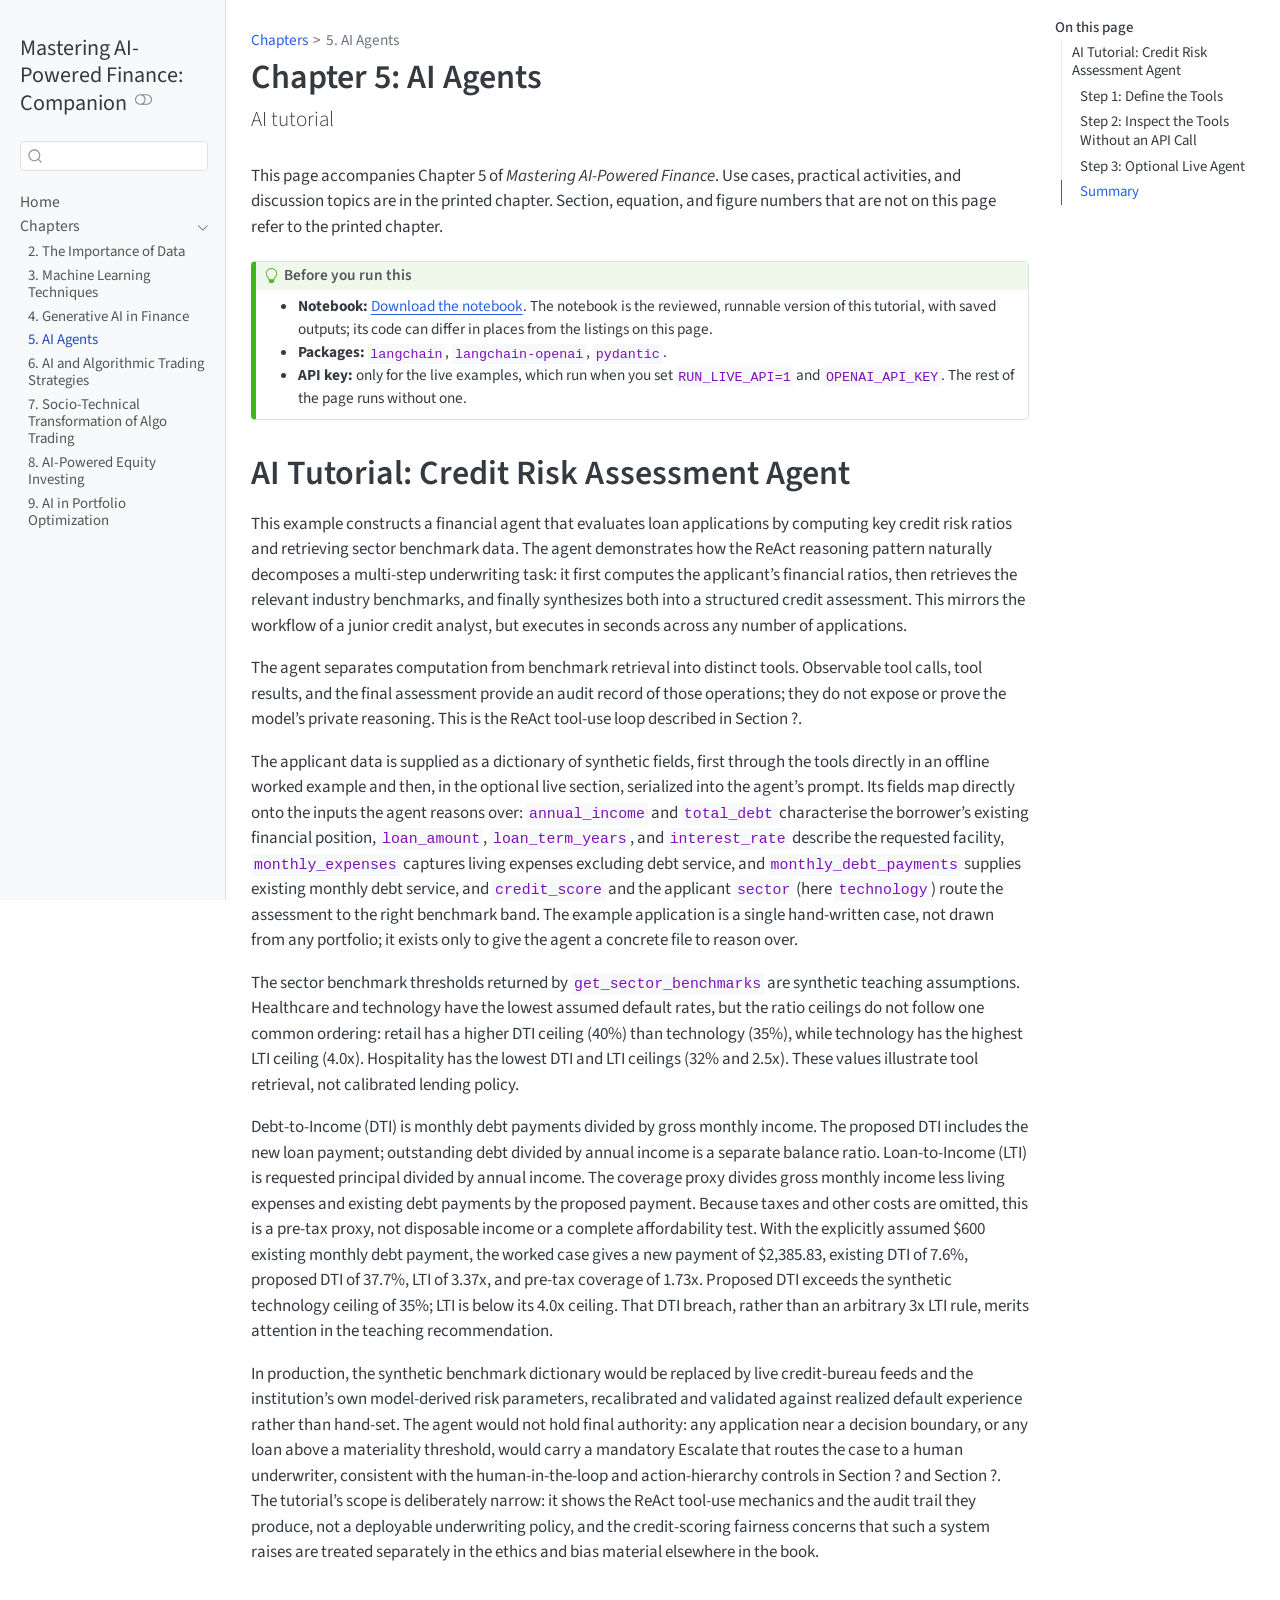
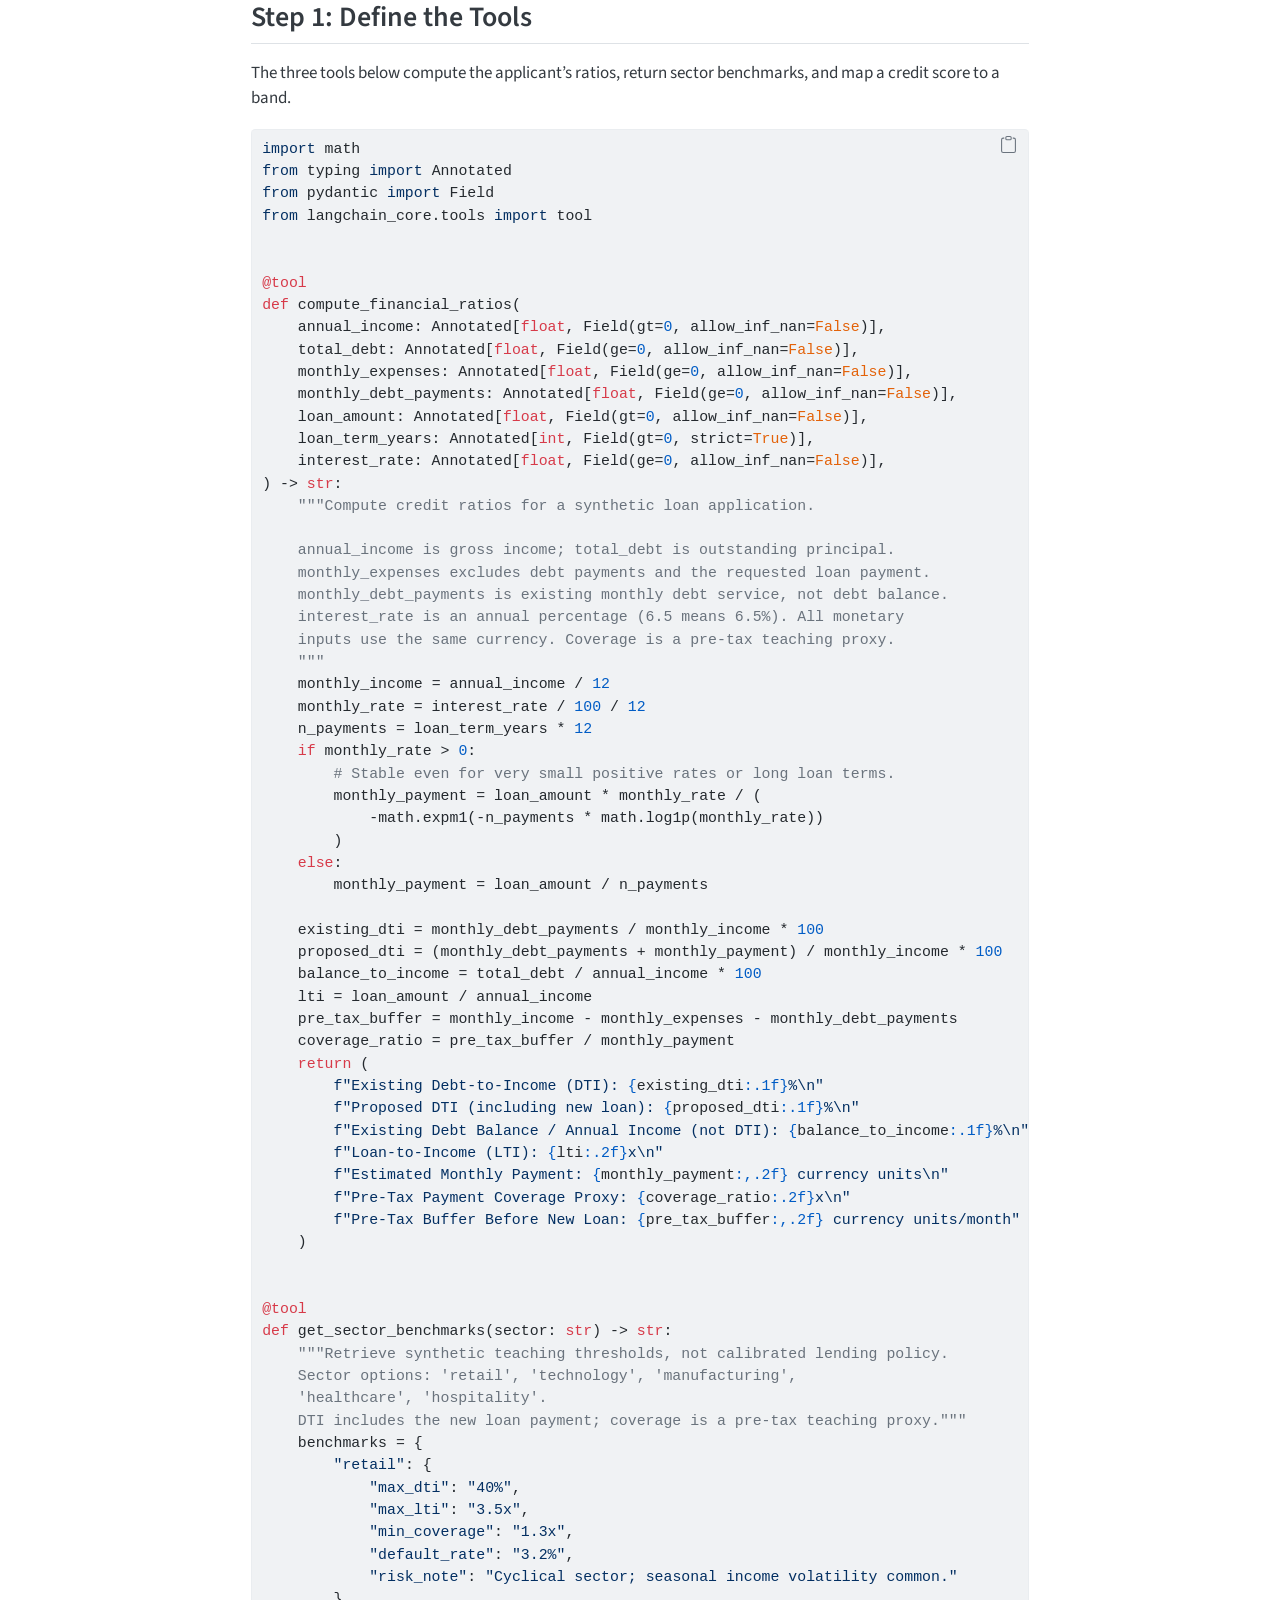
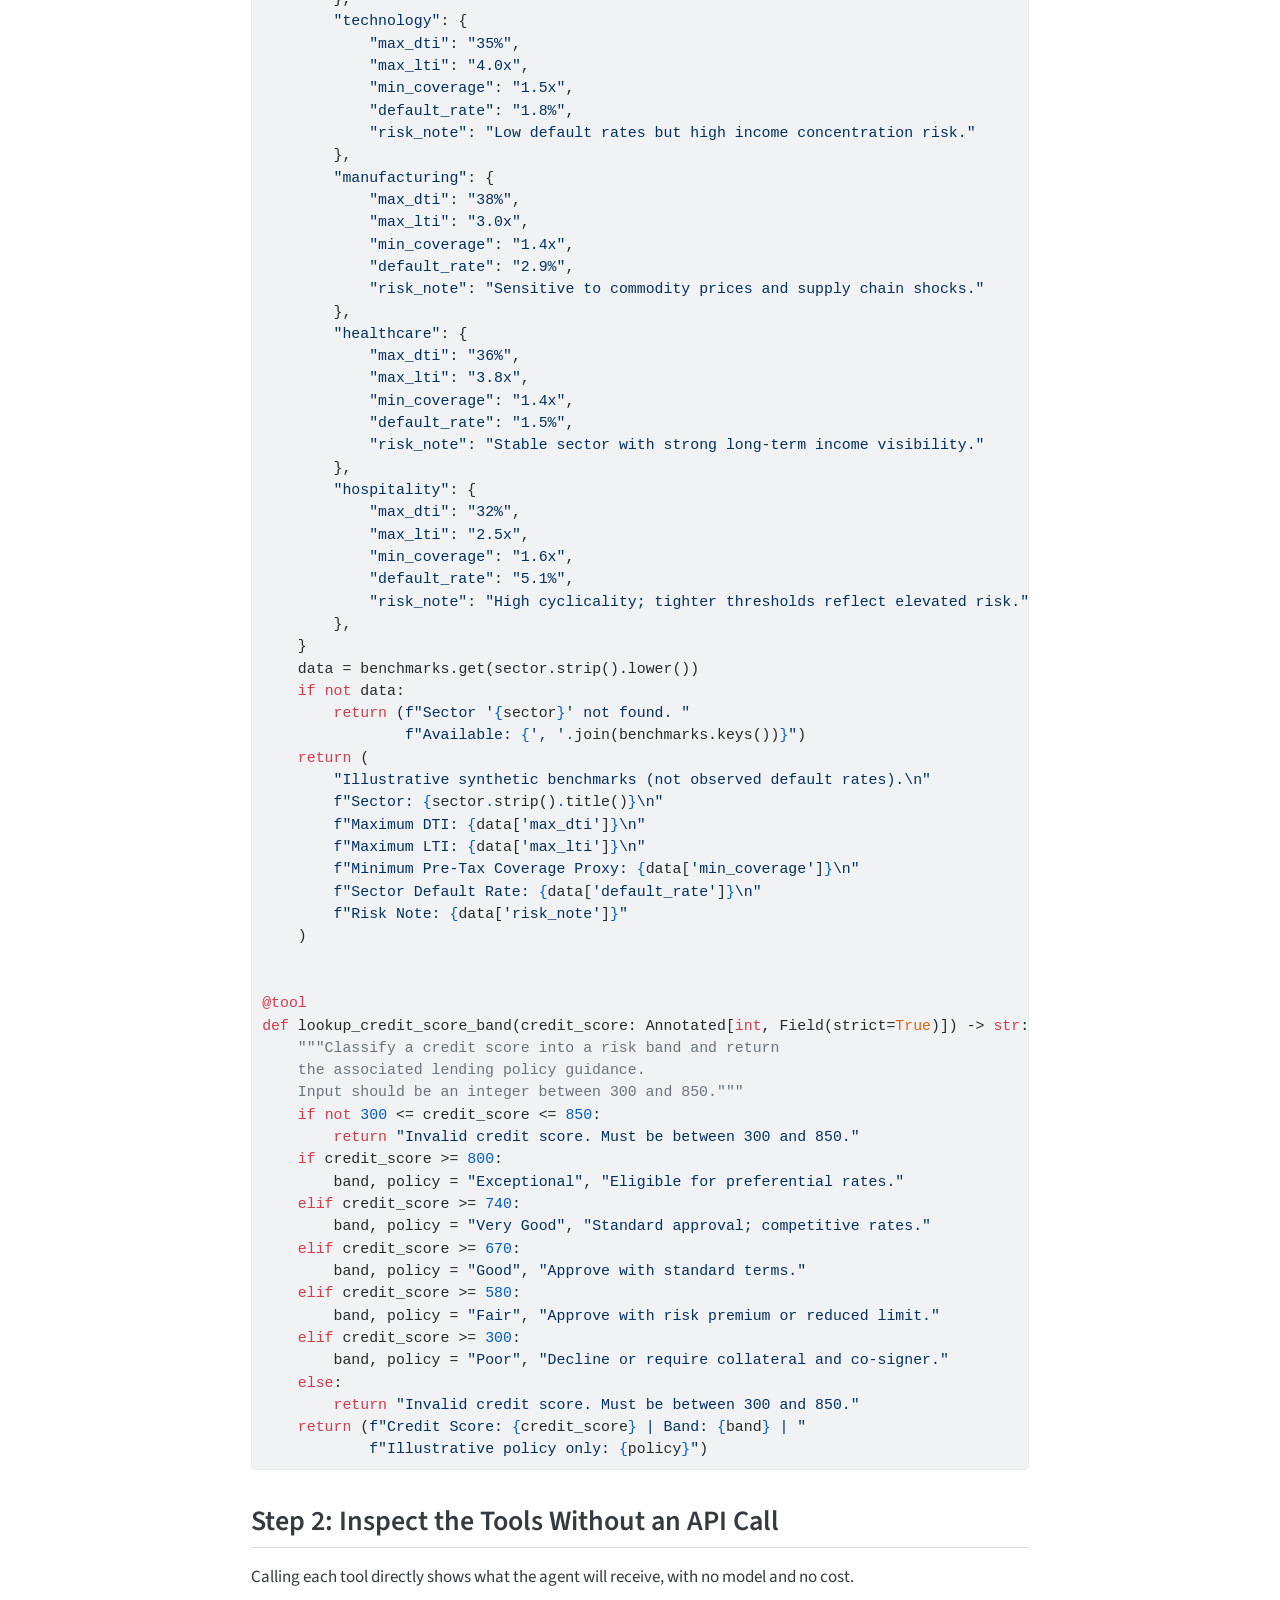
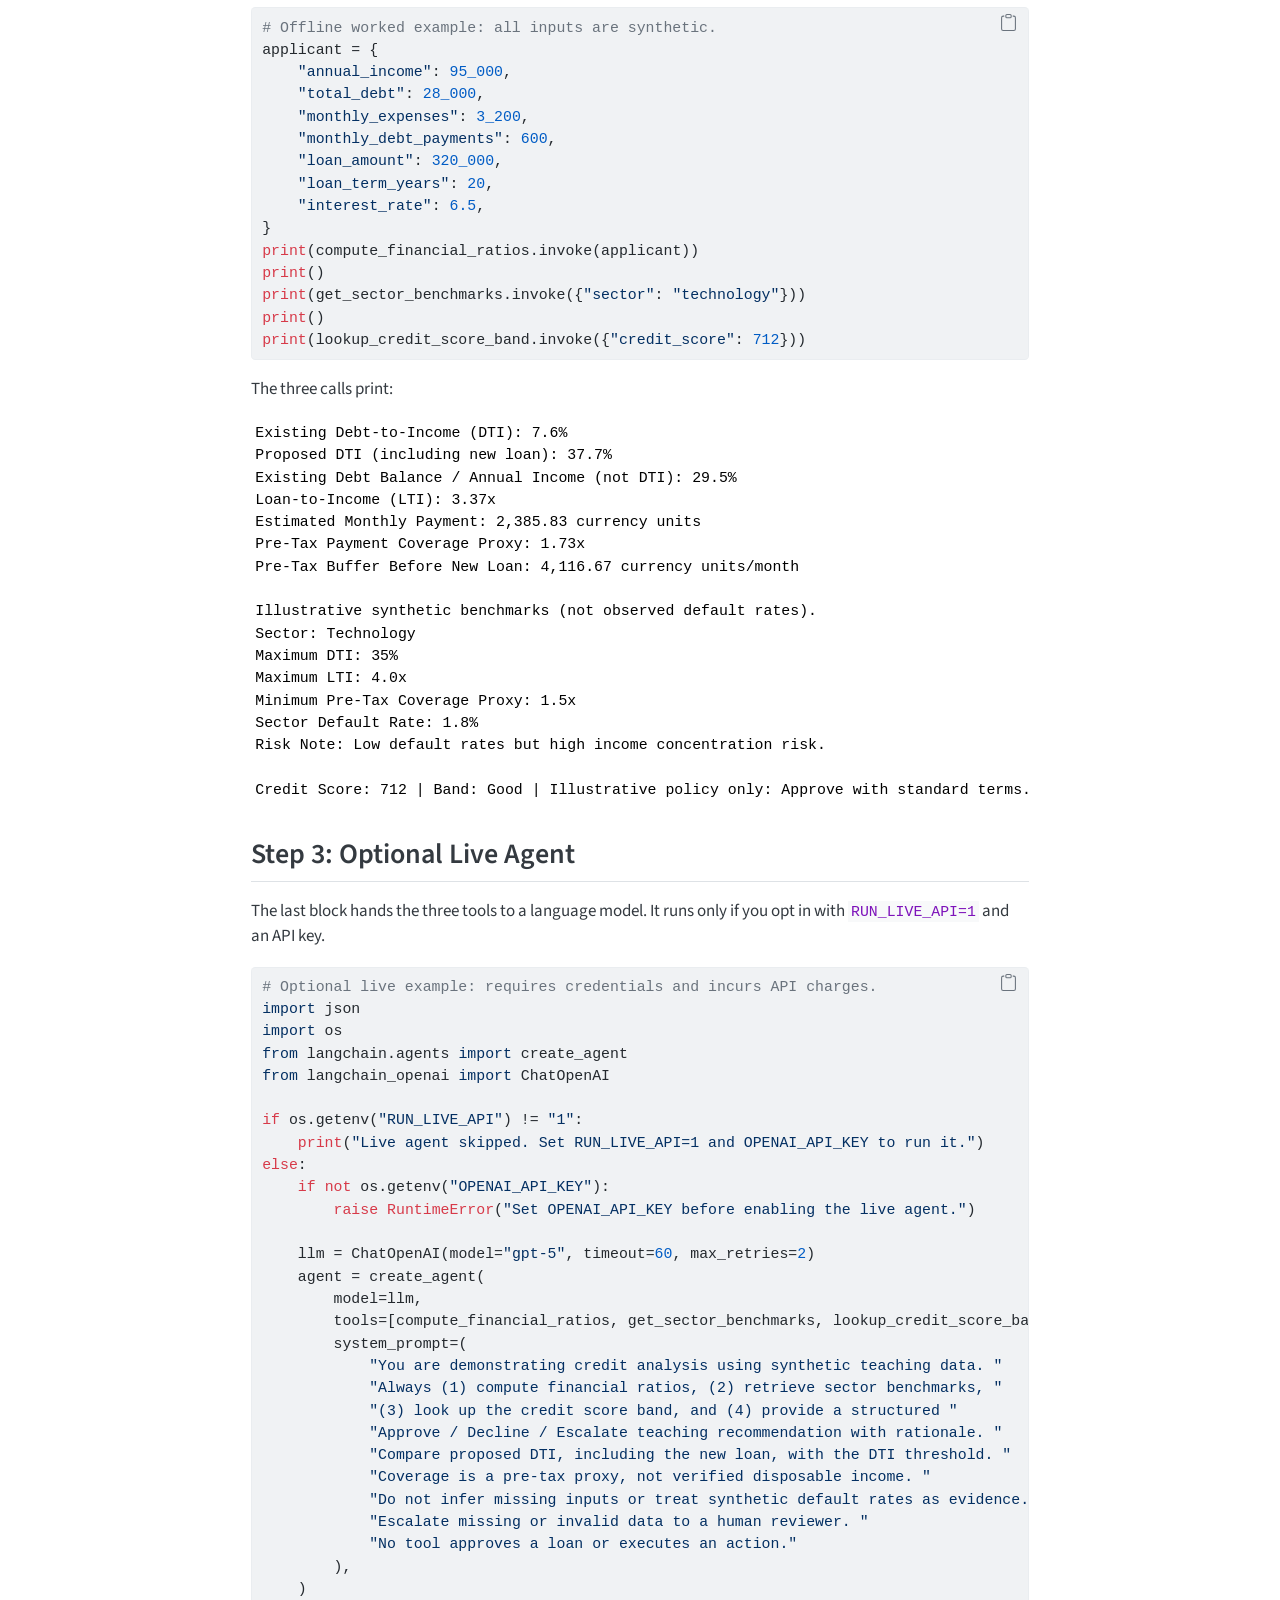
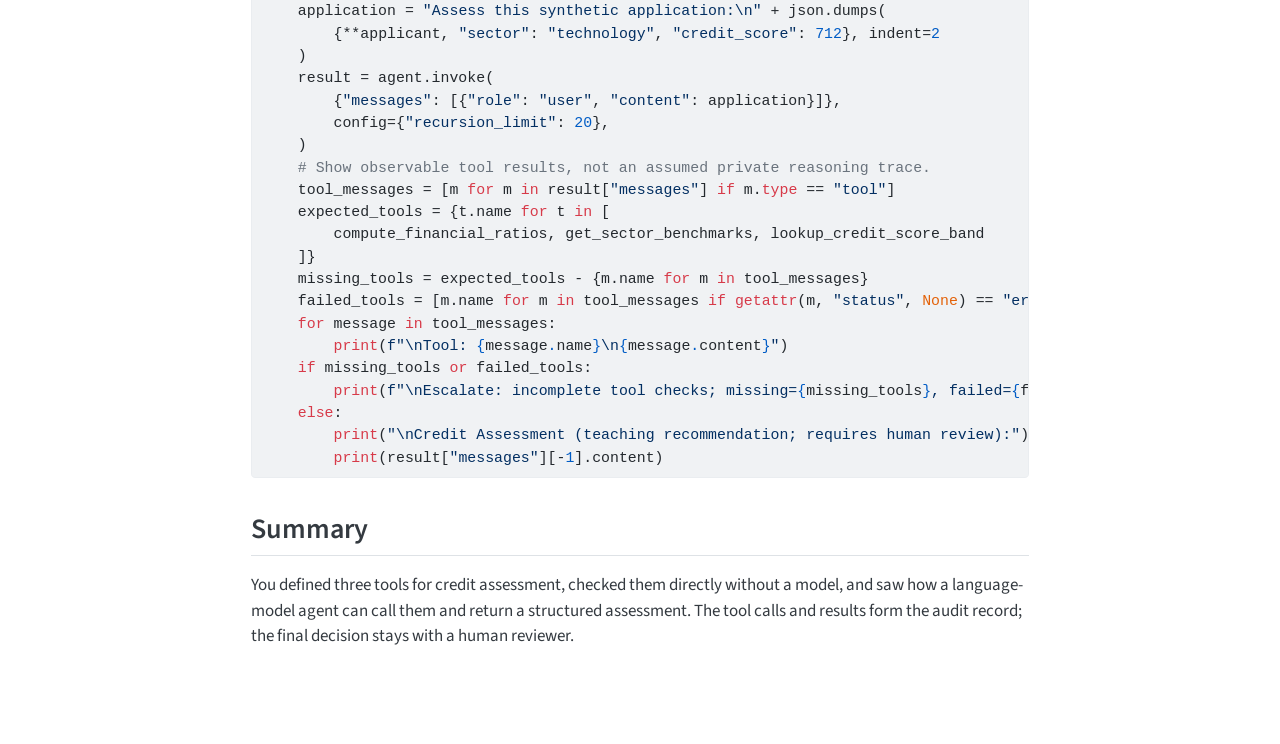
<file: docs/chapters/ch05.html>
<!DOCTYPE html>
<html xmlns="http://www.w3.org/1999/xhtml" lang="en" xml:lang="en"><head>

<meta charset="utf-8">
<meta name="generator" content="quarto-1.5.57">

<meta name="viewport" content="width=device-width, initial-scale=1.0, user-scalable=yes">


<title>Chapter 5: AI Agents – Mastering AI-Powered Finance: Companion</title>
<style>
code{white-space: pre-wrap;}
span.smallcaps{font-variant: small-caps;}
div.columns{display: flex; gap: min(4vw, 1.5em);}
div.column{flex: auto; overflow-x: auto;}
div.hanging-indent{margin-left: 1.5em; text-indent: -1.5em;}
ul.task-list{list-style: none;}
ul.task-list li input[type="checkbox"] {
  width: 0.8em;
  margin: 0 0.8em 0.2em -1em; /* quarto-specific, see https://github.com/quarto-dev/quarto-cli/issues/4556 */ 
  vertical-align: middle;
}
/* CSS for syntax highlighting */
pre > code.sourceCode { white-space: pre; position: relative; }
pre > code.sourceCode > span { line-height: 1.25; }
pre > code.sourceCode > span:empty { height: 1.2em; }
.sourceCode { overflow: visible; }
code.sourceCode > span { color: inherit; text-decoration: inherit; }
div.sourceCode { margin: 1em 0; }
pre.sourceCode { margin: 0; }
@media screen {
div.sourceCode { overflow: auto; }
}
@media print {
pre > code.sourceCode { white-space: pre-wrap; }
pre > code.sourceCode > span { display: inline-block; text-indent: -5em; padding-left: 5em; }
}
pre.numberSource code
  { counter-reset: source-line 0; }
pre.numberSource code > span
  { position: relative; left: -4em; counter-increment: source-line; }
pre.numberSource code > span > a:first-child::before
  { content: counter(source-line);
    position: relative; left: -1em; text-align: right; vertical-align: baseline;
    border: none; display: inline-block;
    -webkit-touch-callout: none; -webkit-user-select: none;
    -khtml-user-select: none; -moz-user-select: none;
    -ms-user-select: none; user-select: none;
    padding: 0 4px; width: 4em;
  }
pre.numberSource { margin-left: 3em;  padding-left: 4px; }
div.sourceCode
  {   }
@media screen {
pre > code.sourceCode > span > a:first-child::before { text-decoration: underline; }
}
</style>


<script src="../site_libs/quarto-nav/quarto-nav.js"></script>
<script src="../site_libs/quarto-nav/headroom.min.js"></script>
<script src="../site_libs/clipboard/clipboard.min.js"></script>
<script src="../site_libs/quarto-search/autocomplete.umd.js"></script>
<script src="../site_libs/quarto-search/fuse.min.js"></script>
<script src="../site_libs/quarto-search/quarto-search.js"></script>
<meta name="quarto:offset" content="../">
<script src="../site_libs/quarto-html/quarto.js"></script>
<script src="../site_libs/quarto-html/popper.min.js"></script>
<script src="../site_libs/quarto-html/tippy.umd.min.js"></script>
<script src="../site_libs/quarto-html/anchor.min.js"></script>
<link href="../site_libs/quarto-html/tippy.css" rel="stylesheet">
<link href="../site_libs/quarto-html/quarto-syntax-highlighting.css" rel="stylesheet" class="quarto-color-scheme" id="quarto-text-highlighting-styles">
<link href="../site_libs/quarto-html/quarto-syntax-highlighting-dark.css" rel="prefetch" class="quarto-color-scheme quarto-color-alternate" id="quarto-text-highlighting-styles">
<script src="../site_libs/bootstrap/bootstrap.min.js"></script>
<link href="../site_libs/bootstrap/bootstrap-icons.css" rel="stylesheet">
<link href="../site_libs/bootstrap/bootstrap.min.css" rel="stylesheet" class="quarto-color-scheme" id="quarto-bootstrap" data-mode="light">
<link href="../site_libs/bootstrap/bootstrap-dark.min.css" rel="prefetch" class="quarto-color-scheme quarto-color-alternate" id="quarto-bootstrap" data-mode="dark">
<script id="quarto-search-options" type="application/json">{
  "location": "sidebar",
  "copy-button": false,
  "collapse-after": 3,
  "panel-placement": "start",
  "type": "textbox",
  "limit": 50,
  "keyboard-shortcut": [
    "f",
    "/",
    "s"
  ],
  "show-item-context": false,
  "language": {
    "search-no-results-text": "No results",
    "search-matching-documents-text": "matching documents",
    "search-copy-link-title": "Copy link to search",
    "search-hide-matches-text": "Hide additional matches",
    "search-more-match-text": "more match in this document",
    "search-more-matches-text": "more matches in this document",
    "search-clear-button-title": "Clear",
    "search-text-placeholder": "",
    "search-detached-cancel-button-title": "Cancel",
    "search-submit-button-title": "Submit",
    "search-label": "Search"
  }
}</script>


</head>

<body class="nav-sidebar docked">

<div id="quarto-search-results"></div>
  <header id="quarto-header" class="headroom fixed-top">
  <nav class="quarto-secondary-nav">
    <div class="container-fluid d-flex">
      <button type="button" class="quarto-btn-toggle btn" data-bs-toggle="collapse" role="button" data-bs-target=".quarto-sidebar-collapse-item" aria-controls="quarto-sidebar" aria-expanded="false" aria-label="Toggle sidebar navigation" onclick="if (window.quartoToggleHeadroom) { window.quartoToggleHeadroom(); }">
        <i class="bi bi-layout-text-sidebar-reverse"></i>
      </button>
        <nav class="quarto-page-breadcrumbs" aria-label="breadcrumb"><ol class="breadcrumb"><li class="breadcrumb-item"><a href="../chapters/ch02.html">Chapters</a></li><li class="breadcrumb-item"><a href="../chapters/ch05.html">5. AI Agents</a></li></ol></nav>
        <a class="flex-grow-1" role="navigation" data-bs-toggle="collapse" data-bs-target=".quarto-sidebar-collapse-item" aria-controls="quarto-sidebar" aria-expanded="false" aria-label="Toggle sidebar navigation" onclick="if (window.quartoToggleHeadroom) { window.quartoToggleHeadroom(); }">      
        </a>
      <button type="button" class="btn quarto-search-button" aria-label="Search" onclick="window.quartoOpenSearch();">
        <i class="bi bi-search"></i>
      </button>
    </div>
  </nav>
</header>
<!-- content -->
<div id="quarto-content" class="quarto-container page-columns page-rows-contents page-layout-article">
<!-- sidebar -->
  <nav id="quarto-sidebar" class="sidebar collapse collapse-horizontal quarto-sidebar-collapse-item sidebar-navigation docked overflow-auto">
    <div class="pt-lg-2 mt-2 text-left sidebar-header">
    <div class="sidebar-title mb-0 py-0">
      <a href="../">Mastering AI-Powered Finance: Companion</a> 
        <div class="sidebar-tools-main">
  <a href="" class="quarto-color-scheme-toggle quarto-navigation-tool  px-1" onclick="window.quartoToggleColorScheme(); return false;" title="Toggle dark mode"><i class="bi"></i></a>
</div>
    </div>
      </div>
        <div class="mt-2 flex-shrink-0 align-items-center">
        <div class="sidebar-search">
        <div id="quarto-search" class="" title="Search"></div>
        </div>
        </div>
    <div class="sidebar-menu-container"> 
    <ul class="list-unstyled mt-1">
        <li class="sidebar-item">
  <div class="sidebar-item-container"> 
  <a href="../index.html" class="sidebar-item-text sidebar-link">
 <span class="menu-text">Home</span></a>
  </div>
</li>
        <li class="sidebar-item sidebar-item-section">
      <div class="sidebar-item-container"> 
            <a class="sidebar-item-text sidebar-link text-start" data-bs-toggle="collapse" data-bs-target="#quarto-sidebar-section-1" role="navigation" aria-expanded="true">
 <span class="menu-text">Chapters</span></a>
          <a class="sidebar-item-toggle text-start" data-bs-toggle="collapse" data-bs-target="#quarto-sidebar-section-1" role="navigation" aria-expanded="true" aria-label="Toggle section">
            <i class="bi bi-chevron-right ms-2"></i>
          </a> 
      </div>
      <ul id="quarto-sidebar-section-1" class="collapse list-unstyled sidebar-section depth1 show">  
          <li class="sidebar-item">
  <div class="sidebar-item-container"> 
  <a href="../chapters/ch02.html" class="sidebar-item-text sidebar-link">
 <span class="menu-text">2. The Importance of Data</span></a>
  </div>
</li>
          <li class="sidebar-item">
  <div class="sidebar-item-container"> 
  <a href="../chapters/ch03.html" class="sidebar-item-text sidebar-link">
 <span class="menu-text">3. Machine Learning Techniques</span></a>
  </div>
</li>
          <li class="sidebar-item">
  <div class="sidebar-item-container"> 
  <a href="../chapters/ch04.html" class="sidebar-item-text sidebar-link">
 <span class="menu-text">4. Generative AI in Finance</span></a>
  </div>
</li>
          <li class="sidebar-item">
  <div class="sidebar-item-container"> 
  <a href="../chapters/ch05.html" class="sidebar-item-text sidebar-link active">
 <span class="menu-text">5. AI Agents</span></a>
  </div>
</li>
          <li class="sidebar-item">
  <div class="sidebar-item-container"> 
  <a href="../chapters/ch06.html" class="sidebar-item-text sidebar-link">
 <span class="menu-text">6. AI and Algorithmic Trading Strategies</span></a>
  </div>
</li>
          <li class="sidebar-item">
  <div class="sidebar-item-container"> 
  <a href="../chapters/ch07.html" class="sidebar-item-text sidebar-link">
 <span class="menu-text">7. Socio-Technical Transformation of Algo Trading</span></a>
  </div>
</li>
          <li class="sidebar-item">
  <div class="sidebar-item-container"> 
  <a href="../chapters/ch08.html" class="sidebar-item-text sidebar-link">
 <span class="menu-text">8. AI-Powered Equity Investing</span></a>
  </div>
</li>
          <li class="sidebar-item">
  <div class="sidebar-item-container"> 
  <a href="../chapters/ch09.html" class="sidebar-item-text sidebar-link">
 <span class="menu-text">9. AI in Portfolio Optimization</span></a>
  </div>
</li>
      </ul>
  </li>
    </ul>
    </div>
</nav>
<div id="quarto-sidebar-glass" class="quarto-sidebar-collapse-item" data-bs-toggle="collapse" data-bs-target=".quarto-sidebar-collapse-item"></div>
<!-- margin-sidebar -->
    <div id="quarto-margin-sidebar" class="sidebar margin-sidebar">
        <nav id="TOC" role="doc-toc" class="toc-active">
    <h2 id="toc-title">On this page</h2>
   
  <ul>
  <li><a href="#ai-tutorial-credit-risk-assessment-agent" id="toc-ai-tutorial-credit-risk-assessment-agent" class="nav-link active" data-scroll-target="#ai-tutorial-credit-risk-assessment-agent">AI Tutorial: Credit Risk Assessment Agent</a>
  <ul class="collapse">
  <li><a href="#step-1-define-the-tools" id="toc-step-1-define-the-tools" class="nav-link" data-scroll-target="#step-1-define-the-tools">Step 1: Define the Tools</a></li>
  <li><a href="#step-2-inspect-the-tools-without-an-api-call" id="toc-step-2-inspect-the-tools-without-an-api-call" class="nav-link" data-scroll-target="#step-2-inspect-the-tools-without-an-api-call">Step 2: Inspect the Tools Without an API Call</a></li>
  <li><a href="#step-3-optional-live-agent" id="toc-step-3-optional-live-agent" class="nav-link" data-scroll-target="#step-3-optional-live-agent">Step 3: Optional Live Agent</a></li>
  <li><a href="#summary" id="toc-summary" class="nav-link" data-scroll-target="#summary">Summary</a></li>
  </ul></li>
  </ul>
</nav>
    </div>
<!-- main -->
<main class="content" id="quarto-document-content">

<header id="title-block-header" class="quarto-title-block default"><nav class="quarto-page-breadcrumbs quarto-title-breadcrumbs d-none d-lg-block" aria-label="breadcrumb"><ol class="breadcrumb"><li class="breadcrumb-item"><a href="../chapters/ch02.html">Chapters</a></li><li class="breadcrumb-item"><a href="../chapters/ch05.html">5. AI Agents</a></li></ol></nav>
<div class="quarto-title">
<h1 class="title">Chapter 5: AI Agents</h1>
<p class="subtitle lead">AI tutorial</p>
</div>



<div class="quarto-title-meta">

    
  
    
  </div>
  


</header>


<p>This page accompanies Chapter 5 of <em>Mastering AI-Powered Finance</em>. Use cases, practical activities, and discussion topics are in the printed chapter. Section, equation, and figure numbers that are not on this page refer to the printed chapter.</p>
<div class="callout callout-style-default callout-tip callout-titled" title="Before you run this">
<div class="callout-header d-flex align-content-center">
<div class="callout-icon-container">
<i class="callout-icon"></i>
</div>
<div class="callout-title-container flex-fill">
Before you run this
</div>
</div>
<div class="callout-body-container callout-body">
<ul>
<li><strong>Notebook:</strong> <a href="../downloads/chapter-05-ai-agents.ipynb" download="chapter-05-ai-agents.ipynb">Download the notebook</a>. The notebook is the reviewed, runnable version of this tutorial, with saved outputs; its code can differ in places from the listings on this page.</li>
<li><strong>Packages:</strong> <code>langchain</code>, <code>langchain-openai</code>, <code>pydantic</code>.</li>
<li><strong>API key:</strong> only for the live examples, which run when you set <code>RUN_LIVE_API=1</code> and <code>OPENAI_API_KEY</code>. The rest of the page runs without one.</li>
</ul>
</div>
</div>
<section id="ai-tutorial-credit-risk-assessment-agent" class="level1">
<h1>AI Tutorial: Credit Risk Assessment Agent</h1>
<p>This example constructs a financial agent that evaluates loan applications by computing key credit risk ratios and retrieving sector benchmark data. The agent demonstrates how the ReAct reasoning pattern naturally decomposes a multi-step underwriting task: it first computes the applicant’s financial ratios, then retrieves the relevant industry benchmarks, and finally synthesizes both into a structured credit assessment. This mirrors the workflow of a junior credit analyst, but executes in seconds across any number of applications.</p>
<p>The agent separates computation from benchmark retrieval into distinct tools. Observable tool calls, tool results, and the final assessment provide an audit record of those operations; they do not expose or prove the model’s private reasoning. This is the ReAct tool-use loop described in Section&nbsp;?.</p>
<p>The applicant data is supplied as a dictionary of synthetic fields, first through the tools directly in an offline worked example and then, in the optional live section, serialized into the agent’s prompt. Its fields map directly onto the inputs the agent reasons over: <code>annual_income</code> and <code>total_debt</code> characterise the borrower’s existing financial position, <code>loan_amount</code>, <code>loan_term_years</code>, and <code>interest_rate</code> describe the requested facility, <code>monthly_expenses</code> captures living expenses excluding debt service, and <code>monthly_debt_payments</code> supplies existing monthly debt service, and <code>credit_score</code> and the applicant <code>sector</code> (here <code>technology</code>) route the assessment to the right benchmark band. The example application is a single hand-written case, not drawn from any portfolio; it exists only to give the agent a concrete file to reason over.</p>
<p>The sector benchmark thresholds returned by <code>get_sector_benchmarks</code> are synthetic teaching assumptions. Healthcare and technology have the lowest assumed default rates, but the ratio ceilings do not follow one common ordering: retail has a higher DTI ceiling (40%) than technology (35%), while technology has the highest LTI ceiling (4.0x). Hospitality has the lowest DTI and LTI ceilings (32% and 2.5x). These values illustrate tool retrieval, not calibrated lending policy.</p>
<p>Debt-to-Income (DTI) is monthly debt payments divided by gross monthly income. The proposed DTI includes the new loan payment; outstanding debt divided by annual income is a separate balance ratio. Loan-to-Income (LTI) is requested principal divided by annual income. The coverage proxy divides gross monthly income less living expenses and existing debt payments by the proposed payment. Because taxes and other costs are omitted, this is a pre-tax proxy, not disposable income or a complete affordability test. With the explicitly assumed $600 existing monthly debt payment, the worked case gives a new payment of $2,385.83, existing DTI of 7.6%, proposed DTI of 37.7%, LTI of 3.37x, and pre-tax coverage of 1.73x. Proposed DTI exceeds the synthetic technology ceiling of 35%; LTI is below its 4.0x ceiling. That DTI breach, rather than an arbitrary 3x LTI rule, merits attention in the teaching recommendation.</p>
<p>In production, the synthetic benchmark dictionary would be replaced by live credit-bureau feeds and the institution’s own model-derived risk parameters, recalibrated and validated against realized default experience rather than hand-set. The agent would not hold final authority: any application near a decision boundary, or any loan above a materiality threshold, would carry a mandatory Escalate that routes the case to a human underwriter, consistent with the human-in-the-loop and action-hierarchy controls in Section&nbsp;? and Section&nbsp;?. The tutorial’s scope is deliberately narrow: it shows the ReAct tool-use mechanics and the audit trail they produce, not a deployable underwriting policy, and the credit-scoring fairness concerns that such a system raises are treated separately in the ethics and bias material elsewhere in the book.</p>
<section id="step-1-define-the-tools" class="level2 unnumbered">
<h2 class="unnumbered anchored" data-anchor-id="step-1-define-the-tools">Step 1: Define the Tools</h2>
<p>The three tools below compute the applicant’s ratios, return sector benchmarks, and map a credit score to a band.</p>
<div class="sourceCode" id="cb1"><pre class="sourceCode python code-with-copy"><code class="sourceCode python"><span id="cb1-1"><a href="#cb1-1" aria-hidden="true" tabindex="-1"></a><span class="im">import</span> math</span>
<span id="cb1-2"><a href="#cb1-2" aria-hidden="true" tabindex="-1"></a><span class="im">from</span> typing <span class="im">import</span> Annotated</span>
<span id="cb1-3"><a href="#cb1-3" aria-hidden="true" tabindex="-1"></a><span class="im">from</span> pydantic <span class="im">import</span> Field</span>
<span id="cb1-4"><a href="#cb1-4" aria-hidden="true" tabindex="-1"></a><span class="im">from</span> langchain_core.tools <span class="im">import</span> tool</span>
<span id="cb1-5"><a href="#cb1-5" aria-hidden="true" tabindex="-1"></a></span>
<span id="cb1-6"><a href="#cb1-6" aria-hidden="true" tabindex="-1"></a></span>
<span id="cb1-7"><a href="#cb1-7" aria-hidden="true" tabindex="-1"></a><span class="at">@tool</span></span>
<span id="cb1-8"><a href="#cb1-8" aria-hidden="true" tabindex="-1"></a><span class="kw">def</span> compute_financial_ratios(</span>
<span id="cb1-9"><a href="#cb1-9" aria-hidden="true" tabindex="-1"></a>    annual_income: Annotated[<span class="bu">float</span>, Field(gt<span class="op">=</span><span class="dv">0</span>, allow_inf_nan<span class="op">=</span><span class="va">False</span>)],</span>
<span id="cb1-10"><a href="#cb1-10" aria-hidden="true" tabindex="-1"></a>    total_debt: Annotated[<span class="bu">float</span>, Field(ge<span class="op">=</span><span class="dv">0</span>, allow_inf_nan<span class="op">=</span><span class="va">False</span>)],</span>
<span id="cb1-11"><a href="#cb1-11" aria-hidden="true" tabindex="-1"></a>    monthly_expenses: Annotated[<span class="bu">float</span>, Field(ge<span class="op">=</span><span class="dv">0</span>, allow_inf_nan<span class="op">=</span><span class="va">False</span>)],</span>
<span id="cb1-12"><a href="#cb1-12" aria-hidden="true" tabindex="-1"></a>    monthly_debt_payments: Annotated[<span class="bu">float</span>, Field(ge<span class="op">=</span><span class="dv">0</span>, allow_inf_nan<span class="op">=</span><span class="va">False</span>)],</span>
<span id="cb1-13"><a href="#cb1-13" aria-hidden="true" tabindex="-1"></a>    loan_amount: Annotated[<span class="bu">float</span>, Field(gt<span class="op">=</span><span class="dv">0</span>, allow_inf_nan<span class="op">=</span><span class="va">False</span>)],</span>
<span id="cb1-14"><a href="#cb1-14" aria-hidden="true" tabindex="-1"></a>    loan_term_years: Annotated[<span class="bu">int</span>, Field(gt<span class="op">=</span><span class="dv">0</span>, strict<span class="op">=</span><span class="va">True</span>)],</span>
<span id="cb1-15"><a href="#cb1-15" aria-hidden="true" tabindex="-1"></a>    interest_rate: Annotated[<span class="bu">float</span>, Field(ge<span class="op">=</span><span class="dv">0</span>, allow_inf_nan<span class="op">=</span><span class="va">False</span>)],</span>
<span id="cb1-16"><a href="#cb1-16" aria-hidden="true" tabindex="-1"></a>) <span class="op">-&gt;</span> <span class="bu">str</span>:</span>
<span id="cb1-17"><a href="#cb1-17" aria-hidden="true" tabindex="-1"></a>    <span class="co">"""Compute credit ratios for a synthetic loan application.</span></span>
<span id="cb1-18"><a href="#cb1-18" aria-hidden="true" tabindex="-1"></a></span>
<span id="cb1-19"><a href="#cb1-19" aria-hidden="true" tabindex="-1"></a><span class="co">    annual_income is gross income; total_debt is outstanding principal.</span></span>
<span id="cb1-20"><a href="#cb1-20" aria-hidden="true" tabindex="-1"></a><span class="co">    monthly_expenses excludes debt payments and the requested loan payment.</span></span>
<span id="cb1-21"><a href="#cb1-21" aria-hidden="true" tabindex="-1"></a><span class="co">    monthly_debt_payments is existing monthly debt service, not debt balance.</span></span>
<span id="cb1-22"><a href="#cb1-22" aria-hidden="true" tabindex="-1"></a><span class="co">    interest_rate is an annual percentage (6.5 means 6.5%). All monetary</span></span>
<span id="cb1-23"><a href="#cb1-23" aria-hidden="true" tabindex="-1"></a><span class="co">    inputs use the same currency. Coverage is a pre-tax teaching proxy.</span></span>
<span id="cb1-24"><a href="#cb1-24" aria-hidden="true" tabindex="-1"></a><span class="co">    """</span></span>
<span id="cb1-25"><a href="#cb1-25" aria-hidden="true" tabindex="-1"></a>    monthly_income <span class="op">=</span> annual_income <span class="op">/</span> <span class="dv">12</span></span>
<span id="cb1-26"><a href="#cb1-26" aria-hidden="true" tabindex="-1"></a>    monthly_rate <span class="op">=</span> interest_rate <span class="op">/</span> <span class="dv">100</span> <span class="op">/</span> <span class="dv">12</span></span>
<span id="cb1-27"><a href="#cb1-27" aria-hidden="true" tabindex="-1"></a>    n_payments <span class="op">=</span> loan_term_years <span class="op">*</span> <span class="dv">12</span></span>
<span id="cb1-28"><a href="#cb1-28" aria-hidden="true" tabindex="-1"></a>    <span class="cf">if</span> monthly_rate <span class="op">&gt;</span> <span class="dv">0</span>:</span>
<span id="cb1-29"><a href="#cb1-29" aria-hidden="true" tabindex="-1"></a>        <span class="co"># Stable even for very small positive rates or long loan terms.</span></span>
<span id="cb1-30"><a href="#cb1-30" aria-hidden="true" tabindex="-1"></a>        monthly_payment <span class="op">=</span> loan_amount <span class="op">*</span> monthly_rate <span class="op">/</span> (</span>
<span id="cb1-31"><a href="#cb1-31" aria-hidden="true" tabindex="-1"></a>            <span class="op">-</span>math.expm1(<span class="op">-</span>n_payments <span class="op">*</span> math.log1p(monthly_rate))</span>
<span id="cb1-32"><a href="#cb1-32" aria-hidden="true" tabindex="-1"></a>        )</span>
<span id="cb1-33"><a href="#cb1-33" aria-hidden="true" tabindex="-1"></a>    <span class="cf">else</span>:</span>
<span id="cb1-34"><a href="#cb1-34" aria-hidden="true" tabindex="-1"></a>        monthly_payment <span class="op">=</span> loan_amount <span class="op">/</span> n_payments</span>
<span id="cb1-35"><a href="#cb1-35" aria-hidden="true" tabindex="-1"></a></span>
<span id="cb1-36"><a href="#cb1-36" aria-hidden="true" tabindex="-1"></a>    existing_dti <span class="op">=</span> monthly_debt_payments <span class="op">/</span> monthly_income <span class="op">*</span> <span class="dv">100</span></span>
<span id="cb1-37"><a href="#cb1-37" aria-hidden="true" tabindex="-1"></a>    proposed_dti <span class="op">=</span> (monthly_debt_payments <span class="op">+</span> monthly_payment) <span class="op">/</span> monthly_income <span class="op">*</span> <span class="dv">100</span></span>
<span id="cb1-38"><a href="#cb1-38" aria-hidden="true" tabindex="-1"></a>    balance_to_income <span class="op">=</span> total_debt <span class="op">/</span> annual_income <span class="op">*</span> <span class="dv">100</span></span>
<span id="cb1-39"><a href="#cb1-39" aria-hidden="true" tabindex="-1"></a>    lti <span class="op">=</span> loan_amount <span class="op">/</span> annual_income</span>
<span id="cb1-40"><a href="#cb1-40" aria-hidden="true" tabindex="-1"></a>    pre_tax_buffer <span class="op">=</span> monthly_income <span class="op">-</span> monthly_expenses <span class="op">-</span> monthly_debt_payments</span>
<span id="cb1-41"><a href="#cb1-41" aria-hidden="true" tabindex="-1"></a>    coverage_ratio <span class="op">=</span> pre_tax_buffer <span class="op">/</span> monthly_payment</span>
<span id="cb1-42"><a href="#cb1-42" aria-hidden="true" tabindex="-1"></a>    <span class="cf">return</span> (</span>
<span id="cb1-43"><a href="#cb1-43" aria-hidden="true" tabindex="-1"></a>        <span class="ss">f"Existing Debt-to-Income (DTI): </span><span class="sc">{</span>existing_dti<span class="sc">:.1f}</span><span class="ss">%</span><span class="ch">\n</span><span class="ss">"</span></span>
<span id="cb1-44"><a href="#cb1-44" aria-hidden="true" tabindex="-1"></a>        <span class="ss">f"Proposed DTI (including new loan): </span><span class="sc">{</span>proposed_dti<span class="sc">:.1f}</span><span class="ss">%</span><span class="ch">\n</span><span class="ss">"</span></span>
<span id="cb1-45"><a href="#cb1-45" aria-hidden="true" tabindex="-1"></a>        <span class="ss">f"Existing Debt Balance / Annual Income (not DTI): </span><span class="sc">{</span>balance_to_income<span class="sc">:.1f}</span><span class="ss">%</span><span class="ch">\n</span><span class="ss">"</span></span>
<span id="cb1-46"><a href="#cb1-46" aria-hidden="true" tabindex="-1"></a>        <span class="ss">f"Loan-to-Income (LTI): </span><span class="sc">{</span>lti<span class="sc">:.2f}</span><span class="ss">x</span><span class="ch">\n</span><span class="ss">"</span></span>
<span id="cb1-47"><a href="#cb1-47" aria-hidden="true" tabindex="-1"></a>        <span class="ss">f"Estimated Monthly Payment: </span><span class="sc">{</span>monthly_payment<span class="sc">:,.2f}</span><span class="ss"> currency units</span><span class="ch">\n</span><span class="ss">"</span></span>
<span id="cb1-48"><a href="#cb1-48" aria-hidden="true" tabindex="-1"></a>        <span class="ss">f"Pre-Tax Payment Coverage Proxy: </span><span class="sc">{</span>coverage_ratio<span class="sc">:.2f}</span><span class="ss">x</span><span class="ch">\n</span><span class="ss">"</span></span>
<span id="cb1-49"><a href="#cb1-49" aria-hidden="true" tabindex="-1"></a>        <span class="ss">f"Pre-Tax Buffer Before New Loan: </span><span class="sc">{</span>pre_tax_buffer<span class="sc">:,.2f}</span><span class="ss"> currency units/month"</span></span>
<span id="cb1-50"><a href="#cb1-50" aria-hidden="true" tabindex="-1"></a>    )</span>
<span id="cb1-51"><a href="#cb1-51" aria-hidden="true" tabindex="-1"></a></span>
<span id="cb1-52"><a href="#cb1-52" aria-hidden="true" tabindex="-1"></a></span>
<span id="cb1-53"><a href="#cb1-53" aria-hidden="true" tabindex="-1"></a><span class="at">@tool</span></span>
<span id="cb1-54"><a href="#cb1-54" aria-hidden="true" tabindex="-1"></a><span class="kw">def</span> get_sector_benchmarks(sector: <span class="bu">str</span>) <span class="op">-&gt;</span> <span class="bu">str</span>:</span>
<span id="cb1-55"><a href="#cb1-55" aria-hidden="true" tabindex="-1"></a>    <span class="co">"""Retrieve synthetic teaching thresholds, not calibrated lending policy.</span></span>
<span id="cb1-56"><a href="#cb1-56" aria-hidden="true" tabindex="-1"></a><span class="co">    Sector options: 'retail', 'technology', 'manufacturing',</span></span>
<span id="cb1-57"><a href="#cb1-57" aria-hidden="true" tabindex="-1"></a><span class="co">    'healthcare', 'hospitality'.</span></span>
<span id="cb1-58"><a href="#cb1-58" aria-hidden="true" tabindex="-1"></a><span class="co">    DTI includes the new loan payment; coverage is a pre-tax teaching proxy."""</span></span>
<span id="cb1-59"><a href="#cb1-59" aria-hidden="true" tabindex="-1"></a>    benchmarks <span class="op">=</span> {</span>
<span id="cb1-60"><a href="#cb1-60" aria-hidden="true" tabindex="-1"></a>        <span class="st">"retail"</span>: {</span>
<span id="cb1-61"><a href="#cb1-61" aria-hidden="true" tabindex="-1"></a>            <span class="st">"max_dti"</span>: <span class="st">"40%"</span>,</span>
<span id="cb1-62"><a href="#cb1-62" aria-hidden="true" tabindex="-1"></a>            <span class="st">"max_lti"</span>: <span class="st">"3.5x"</span>,</span>
<span id="cb1-63"><a href="#cb1-63" aria-hidden="true" tabindex="-1"></a>            <span class="st">"min_coverage"</span>: <span class="st">"1.3x"</span>,</span>
<span id="cb1-64"><a href="#cb1-64" aria-hidden="true" tabindex="-1"></a>            <span class="st">"default_rate"</span>: <span class="st">"3.2%"</span>,</span>
<span id="cb1-65"><a href="#cb1-65" aria-hidden="true" tabindex="-1"></a>            <span class="st">"risk_note"</span>: <span class="st">"Cyclical sector; seasonal income volatility common."</span></span>
<span id="cb1-66"><a href="#cb1-66" aria-hidden="true" tabindex="-1"></a>        },</span>
<span id="cb1-67"><a href="#cb1-67" aria-hidden="true" tabindex="-1"></a>        <span class="st">"technology"</span>: {</span>
<span id="cb1-68"><a href="#cb1-68" aria-hidden="true" tabindex="-1"></a>            <span class="st">"max_dti"</span>: <span class="st">"35%"</span>,</span>
<span id="cb1-69"><a href="#cb1-69" aria-hidden="true" tabindex="-1"></a>            <span class="st">"max_lti"</span>: <span class="st">"4.0x"</span>,</span>
<span id="cb1-70"><a href="#cb1-70" aria-hidden="true" tabindex="-1"></a>            <span class="st">"min_coverage"</span>: <span class="st">"1.5x"</span>,</span>
<span id="cb1-71"><a href="#cb1-71" aria-hidden="true" tabindex="-1"></a>            <span class="st">"default_rate"</span>: <span class="st">"1.8%"</span>,</span>
<span id="cb1-72"><a href="#cb1-72" aria-hidden="true" tabindex="-1"></a>            <span class="st">"risk_note"</span>: <span class="st">"Low default rates but high income concentration risk."</span></span>
<span id="cb1-73"><a href="#cb1-73" aria-hidden="true" tabindex="-1"></a>        },</span>
<span id="cb1-74"><a href="#cb1-74" aria-hidden="true" tabindex="-1"></a>        <span class="st">"manufacturing"</span>: {</span>
<span id="cb1-75"><a href="#cb1-75" aria-hidden="true" tabindex="-1"></a>            <span class="st">"max_dti"</span>: <span class="st">"38%"</span>,</span>
<span id="cb1-76"><a href="#cb1-76" aria-hidden="true" tabindex="-1"></a>            <span class="st">"max_lti"</span>: <span class="st">"3.0x"</span>,</span>
<span id="cb1-77"><a href="#cb1-77" aria-hidden="true" tabindex="-1"></a>            <span class="st">"min_coverage"</span>: <span class="st">"1.4x"</span>,</span>
<span id="cb1-78"><a href="#cb1-78" aria-hidden="true" tabindex="-1"></a>            <span class="st">"default_rate"</span>: <span class="st">"2.9%"</span>,</span>
<span id="cb1-79"><a href="#cb1-79" aria-hidden="true" tabindex="-1"></a>            <span class="st">"risk_note"</span>: <span class="st">"Sensitive to commodity prices and supply chain shocks."</span></span>
<span id="cb1-80"><a href="#cb1-80" aria-hidden="true" tabindex="-1"></a>        },</span>
<span id="cb1-81"><a href="#cb1-81" aria-hidden="true" tabindex="-1"></a>        <span class="st">"healthcare"</span>: {</span>
<span id="cb1-82"><a href="#cb1-82" aria-hidden="true" tabindex="-1"></a>            <span class="st">"max_dti"</span>: <span class="st">"36%"</span>,</span>
<span id="cb1-83"><a href="#cb1-83" aria-hidden="true" tabindex="-1"></a>            <span class="st">"max_lti"</span>: <span class="st">"3.8x"</span>,</span>
<span id="cb1-84"><a href="#cb1-84" aria-hidden="true" tabindex="-1"></a>            <span class="st">"min_coverage"</span>: <span class="st">"1.4x"</span>,</span>
<span id="cb1-85"><a href="#cb1-85" aria-hidden="true" tabindex="-1"></a>            <span class="st">"default_rate"</span>: <span class="st">"1.5%"</span>,</span>
<span id="cb1-86"><a href="#cb1-86" aria-hidden="true" tabindex="-1"></a>            <span class="st">"risk_note"</span>: <span class="st">"Stable sector with strong long-term income visibility."</span></span>
<span id="cb1-87"><a href="#cb1-87" aria-hidden="true" tabindex="-1"></a>        },</span>
<span id="cb1-88"><a href="#cb1-88" aria-hidden="true" tabindex="-1"></a>        <span class="st">"hospitality"</span>: {</span>
<span id="cb1-89"><a href="#cb1-89" aria-hidden="true" tabindex="-1"></a>            <span class="st">"max_dti"</span>: <span class="st">"32%"</span>,</span>
<span id="cb1-90"><a href="#cb1-90" aria-hidden="true" tabindex="-1"></a>            <span class="st">"max_lti"</span>: <span class="st">"2.5x"</span>,</span>
<span id="cb1-91"><a href="#cb1-91" aria-hidden="true" tabindex="-1"></a>            <span class="st">"min_coverage"</span>: <span class="st">"1.6x"</span>,</span>
<span id="cb1-92"><a href="#cb1-92" aria-hidden="true" tabindex="-1"></a>            <span class="st">"default_rate"</span>: <span class="st">"5.1%"</span>,</span>
<span id="cb1-93"><a href="#cb1-93" aria-hidden="true" tabindex="-1"></a>            <span class="st">"risk_note"</span>: <span class="st">"High cyclicality; tighter thresholds reflect elevated risk."</span></span>
<span id="cb1-94"><a href="#cb1-94" aria-hidden="true" tabindex="-1"></a>        },</span>
<span id="cb1-95"><a href="#cb1-95" aria-hidden="true" tabindex="-1"></a>    }</span>
<span id="cb1-96"><a href="#cb1-96" aria-hidden="true" tabindex="-1"></a>    data <span class="op">=</span> benchmarks.get(sector.strip().lower())</span>
<span id="cb1-97"><a href="#cb1-97" aria-hidden="true" tabindex="-1"></a>    <span class="cf">if</span> <span class="kw">not</span> data:</span>
<span id="cb1-98"><a href="#cb1-98" aria-hidden="true" tabindex="-1"></a>        <span class="cf">return</span> (<span class="ss">f"Sector '</span><span class="sc">{</span>sector<span class="sc">}</span><span class="ss">' not found. "</span></span>
<span id="cb1-99"><a href="#cb1-99" aria-hidden="true" tabindex="-1"></a>                <span class="ss">f"Available: </span><span class="sc">{</span><span class="st">', '</span><span class="sc">.</span>join(benchmarks.keys())<span class="sc">}</span><span class="ss">"</span>)</span>
<span id="cb1-100"><a href="#cb1-100" aria-hidden="true" tabindex="-1"></a>    <span class="cf">return</span> (</span>
<span id="cb1-101"><a href="#cb1-101" aria-hidden="true" tabindex="-1"></a>        <span class="st">"Illustrative synthetic benchmarks (not observed default rates).</span><span class="ch">\n</span><span class="st">"</span></span>
<span id="cb1-102"><a href="#cb1-102" aria-hidden="true" tabindex="-1"></a>        <span class="ss">f"Sector: </span><span class="sc">{</span>sector<span class="sc">.</span>strip()<span class="sc">.</span>title()<span class="sc">}</span><span class="ch">\n</span><span class="ss">"</span></span>
<span id="cb1-103"><a href="#cb1-103" aria-hidden="true" tabindex="-1"></a>        <span class="ss">f"Maximum DTI: </span><span class="sc">{</span>data[<span class="st">'max_dti'</span>]<span class="sc">}</span><span class="ch">\n</span><span class="ss">"</span></span>
<span id="cb1-104"><a href="#cb1-104" aria-hidden="true" tabindex="-1"></a>        <span class="ss">f"Maximum LTI: </span><span class="sc">{</span>data[<span class="st">'max_lti'</span>]<span class="sc">}</span><span class="ch">\n</span><span class="ss">"</span></span>
<span id="cb1-105"><a href="#cb1-105" aria-hidden="true" tabindex="-1"></a>        <span class="ss">f"Minimum Pre-Tax Coverage Proxy: </span><span class="sc">{</span>data[<span class="st">'min_coverage'</span>]<span class="sc">}</span><span class="ch">\n</span><span class="ss">"</span></span>
<span id="cb1-106"><a href="#cb1-106" aria-hidden="true" tabindex="-1"></a>        <span class="ss">f"Sector Default Rate: </span><span class="sc">{</span>data[<span class="st">'default_rate'</span>]<span class="sc">}</span><span class="ch">\n</span><span class="ss">"</span></span>
<span id="cb1-107"><a href="#cb1-107" aria-hidden="true" tabindex="-1"></a>        <span class="ss">f"Risk Note: </span><span class="sc">{</span>data[<span class="st">'risk_note'</span>]<span class="sc">}</span><span class="ss">"</span></span>
<span id="cb1-108"><a href="#cb1-108" aria-hidden="true" tabindex="-1"></a>    )</span>
<span id="cb1-109"><a href="#cb1-109" aria-hidden="true" tabindex="-1"></a></span>
<span id="cb1-110"><a href="#cb1-110" aria-hidden="true" tabindex="-1"></a></span>
<span id="cb1-111"><a href="#cb1-111" aria-hidden="true" tabindex="-1"></a><span class="at">@tool</span></span>
<span id="cb1-112"><a href="#cb1-112" aria-hidden="true" tabindex="-1"></a><span class="kw">def</span> lookup_credit_score_band(credit_score: Annotated[<span class="bu">int</span>, Field(strict<span class="op">=</span><span class="va">True</span>)]) <span class="op">-&gt;</span> <span class="bu">str</span>:</span>
<span id="cb1-113"><a href="#cb1-113" aria-hidden="true" tabindex="-1"></a>    <span class="co">"""Classify a credit score into a risk band and return</span></span>
<span id="cb1-114"><a href="#cb1-114" aria-hidden="true" tabindex="-1"></a><span class="co">    the associated lending policy guidance.</span></span>
<span id="cb1-115"><a href="#cb1-115" aria-hidden="true" tabindex="-1"></a><span class="co">    Input should be an integer between 300 and 850."""</span></span>
<span id="cb1-116"><a href="#cb1-116" aria-hidden="true" tabindex="-1"></a>    <span class="cf">if</span> <span class="kw">not</span> <span class="dv">300</span> <span class="op">&lt;=</span> credit_score <span class="op">&lt;=</span> <span class="dv">850</span>:</span>
<span id="cb1-117"><a href="#cb1-117" aria-hidden="true" tabindex="-1"></a>        <span class="cf">return</span> <span class="st">"Invalid credit score. Must be between 300 and 850."</span></span>
<span id="cb1-118"><a href="#cb1-118" aria-hidden="true" tabindex="-1"></a>    <span class="cf">if</span> credit_score <span class="op">&gt;=</span> <span class="dv">800</span>:</span>
<span id="cb1-119"><a href="#cb1-119" aria-hidden="true" tabindex="-1"></a>        band, policy <span class="op">=</span> <span class="st">"Exceptional"</span>, <span class="st">"Eligible for preferential rates."</span></span>
<span id="cb1-120"><a href="#cb1-120" aria-hidden="true" tabindex="-1"></a>    <span class="cf">elif</span> credit_score <span class="op">&gt;=</span> <span class="dv">740</span>:</span>
<span id="cb1-121"><a href="#cb1-121" aria-hidden="true" tabindex="-1"></a>        band, policy <span class="op">=</span> <span class="st">"Very Good"</span>, <span class="st">"Standard approval; competitive rates."</span></span>
<span id="cb1-122"><a href="#cb1-122" aria-hidden="true" tabindex="-1"></a>    <span class="cf">elif</span> credit_score <span class="op">&gt;=</span> <span class="dv">670</span>:</span>
<span id="cb1-123"><a href="#cb1-123" aria-hidden="true" tabindex="-1"></a>        band, policy <span class="op">=</span> <span class="st">"Good"</span>, <span class="st">"Approve with standard terms."</span></span>
<span id="cb1-124"><a href="#cb1-124" aria-hidden="true" tabindex="-1"></a>    <span class="cf">elif</span> credit_score <span class="op">&gt;=</span> <span class="dv">580</span>:</span>
<span id="cb1-125"><a href="#cb1-125" aria-hidden="true" tabindex="-1"></a>        band, policy <span class="op">=</span> <span class="st">"Fair"</span>, <span class="st">"Approve with risk premium or reduced limit."</span></span>
<span id="cb1-126"><a href="#cb1-126" aria-hidden="true" tabindex="-1"></a>    <span class="cf">elif</span> credit_score <span class="op">&gt;=</span> <span class="dv">300</span>:</span>
<span id="cb1-127"><a href="#cb1-127" aria-hidden="true" tabindex="-1"></a>        band, policy <span class="op">=</span> <span class="st">"Poor"</span>, <span class="st">"Decline or require collateral and co-signer."</span></span>
<span id="cb1-128"><a href="#cb1-128" aria-hidden="true" tabindex="-1"></a>    <span class="cf">else</span>:</span>
<span id="cb1-129"><a href="#cb1-129" aria-hidden="true" tabindex="-1"></a>        <span class="cf">return</span> <span class="st">"Invalid credit score. Must be between 300 and 850."</span></span>
<span id="cb1-130"><a href="#cb1-130" aria-hidden="true" tabindex="-1"></a>    <span class="cf">return</span> (<span class="ss">f"Credit Score: </span><span class="sc">{</span>credit_score<span class="sc">}</span><span class="ss"> | Band: </span><span class="sc">{</span>band<span class="sc">}</span><span class="ss"> | "</span></span>
<span id="cb1-131"><a href="#cb1-131" aria-hidden="true" tabindex="-1"></a>            <span class="ss">f"Illustrative policy only: </span><span class="sc">{</span>policy<span class="sc">}</span><span class="ss">"</span>)</span></code><button title="Copy to Clipboard" class="code-copy-button"><i class="bi"></i></button></pre></div>
</section>
<section id="step-2-inspect-the-tools-without-an-api-call" class="level2 unnumbered">
<h2 class="unnumbered anchored" data-anchor-id="step-2-inspect-the-tools-without-an-api-call">Step 2: Inspect the Tools Without an API Call</h2>
<p>Calling each tool directly shows what the agent will receive, with no model and no cost.</p>
<div class="sourceCode" id="cb2"><pre class="sourceCode python code-with-copy"><code class="sourceCode python"><span id="cb2-1"><a href="#cb2-1" aria-hidden="true" tabindex="-1"></a><span class="co"># Offline worked example: all inputs are synthetic.</span></span>
<span id="cb2-2"><a href="#cb2-2" aria-hidden="true" tabindex="-1"></a>applicant <span class="op">=</span> {</span>
<span id="cb2-3"><a href="#cb2-3" aria-hidden="true" tabindex="-1"></a>    <span class="st">"annual_income"</span>: <span class="dv">95_000</span>,</span>
<span id="cb2-4"><a href="#cb2-4" aria-hidden="true" tabindex="-1"></a>    <span class="st">"total_debt"</span>: <span class="dv">28_000</span>,</span>
<span id="cb2-5"><a href="#cb2-5" aria-hidden="true" tabindex="-1"></a>    <span class="st">"monthly_expenses"</span>: <span class="dv">3_200</span>,</span>
<span id="cb2-6"><a href="#cb2-6" aria-hidden="true" tabindex="-1"></a>    <span class="st">"monthly_debt_payments"</span>: <span class="dv">600</span>,</span>
<span id="cb2-7"><a href="#cb2-7" aria-hidden="true" tabindex="-1"></a>    <span class="st">"loan_amount"</span>: <span class="dv">320_000</span>,</span>
<span id="cb2-8"><a href="#cb2-8" aria-hidden="true" tabindex="-1"></a>    <span class="st">"loan_term_years"</span>: <span class="dv">20</span>,</span>
<span id="cb2-9"><a href="#cb2-9" aria-hidden="true" tabindex="-1"></a>    <span class="st">"interest_rate"</span>: <span class="fl">6.5</span>,</span>
<span id="cb2-10"><a href="#cb2-10" aria-hidden="true" tabindex="-1"></a>}</span>
<span id="cb2-11"><a href="#cb2-11" aria-hidden="true" tabindex="-1"></a><span class="bu">print</span>(compute_financial_ratios.invoke(applicant))</span>
<span id="cb2-12"><a href="#cb2-12" aria-hidden="true" tabindex="-1"></a><span class="bu">print</span>()</span>
<span id="cb2-13"><a href="#cb2-13" aria-hidden="true" tabindex="-1"></a><span class="bu">print</span>(get_sector_benchmarks.invoke({<span class="st">"sector"</span>: <span class="st">"technology"</span>}))</span>
<span id="cb2-14"><a href="#cb2-14" aria-hidden="true" tabindex="-1"></a><span class="bu">print</span>()</span>
<span id="cb2-15"><a href="#cb2-15" aria-hidden="true" tabindex="-1"></a><span class="bu">print</span>(lookup_credit_score_band.invoke({<span class="st">"credit_score"</span>: <span class="dv">712</span>}))</span></code><button title="Copy to Clipboard" class="code-copy-button"><i class="bi"></i></button></pre></div>
<p>The three calls print:</p>
<pre class="text" data-bgcolor="black!5"><code>Existing Debt-to-Income (DTI): 7.6%
Proposed DTI (including new loan): 37.7%
Existing Debt Balance / Annual Income (not DTI): 29.5%
Loan-to-Income (LTI): 3.37x
Estimated Monthly Payment: 2,385.83 currency units
Pre-Tax Payment Coverage Proxy: 1.73x
Pre-Tax Buffer Before New Loan: 4,116.67 currency units/month

Illustrative synthetic benchmarks (not observed default rates).
Sector: Technology
Maximum DTI: 35%
Maximum LTI: 4.0x
Minimum Pre-Tax Coverage Proxy: 1.5x
Sector Default Rate: 1.8%
Risk Note: Low default rates but high income concentration risk.

Credit Score: 712 | Band: Good | Illustrative policy only: Approve with standard terms.</code></pre>
</section>
<section id="step-3-optional-live-agent" class="level2 unnumbered">
<h2 class="unnumbered anchored" data-anchor-id="step-3-optional-live-agent">Step 3: Optional Live Agent</h2>
<p>The last block hands the three tools to a language model. It runs only if you opt in with <code>RUN_LIVE_API=1</code> and an API key.</p>
<div class="sourceCode" id="cb4"><pre class="sourceCode python code-with-copy"><code class="sourceCode python"><span id="cb4-1"><a href="#cb4-1" aria-hidden="true" tabindex="-1"></a><span class="co"># Optional live example: requires credentials and incurs API charges.</span></span>
<span id="cb4-2"><a href="#cb4-2" aria-hidden="true" tabindex="-1"></a><span class="im">import</span> json</span>
<span id="cb4-3"><a href="#cb4-3" aria-hidden="true" tabindex="-1"></a><span class="im">import</span> os</span>
<span id="cb4-4"><a href="#cb4-4" aria-hidden="true" tabindex="-1"></a><span class="im">from</span> langchain.agents <span class="im">import</span> create_agent</span>
<span id="cb4-5"><a href="#cb4-5" aria-hidden="true" tabindex="-1"></a><span class="im">from</span> langchain_openai <span class="im">import</span> ChatOpenAI</span>
<span id="cb4-6"><a href="#cb4-6" aria-hidden="true" tabindex="-1"></a></span>
<span id="cb4-7"><a href="#cb4-7" aria-hidden="true" tabindex="-1"></a><span class="cf">if</span> os.getenv(<span class="st">"RUN_LIVE_API"</span>) <span class="op">!=</span> <span class="st">"1"</span>:</span>
<span id="cb4-8"><a href="#cb4-8" aria-hidden="true" tabindex="-1"></a>    <span class="bu">print</span>(<span class="st">"Live agent skipped. Set RUN_LIVE_API=1 and OPENAI_API_KEY to run it."</span>)</span>
<span id="cb4-9"><a href="#cb4-9" aria-hidden="true" tabindex="-1"></a><span class="cf">else</span>:</span>
<span id="cb4-10"><a href="#cb4-10" aria-hidden="true" tabindex="-1"></a>    <span class="cf">if</span> <span class="kw">not</span> os.getenv(<span class="st">"OPENAI_API_KEY"</span>):</span>
<span id="cb4-11"><a href="#cb4-11" aria-hidden="true" tabindex="-1"></a>        <span class="cf">raise</span> <span class="pp">RuntimeError</span>(<span class="st">"Set OPENAI_API_KEY before enabling the live agent."</span>)</span>
<span id="cb4-12"><a href="#cb4-12" aria-hidden="true" tabindex="-1"></a></span>
<span id="cb4-13"><a href="#cb4-13" aria-hidden="true" tabindex="-1"></a>    llm <span class="op">=</span> ChatOpenAI(model<span class="op">=</span><span class="st">"gpt-5"</span>, timeout<span class="op">=</span><span class="dv">60</span>, max_retries<span class="op">=</span><span class="dv">2</span>)</span>
<span id="cb4-14"><a href="#cb4-14" aria-hidden="true" tabindex="-1"></a>    agent <span class="op">=</span> create_agent(</span>
<span id="cb4-15"><a href="#cb4-15" aria-hidden="true" tabindex="-1"></a>        model<span class="op">=</span>llm,</span>
<span id="cb4-16"><a href="#cb4-16" aria-hidden="true" tabindex="-1"></a>        tools<span class="op">=</span>[compute_financial_ratios, get_sector_benchmarks, lookup_credit_score_band],</span>
<span id="cb4-17"><a href="#cb4-17" aria-hidden="true" tabindex="-1"></a>        system_prompt<span class="op">=</span>(</span>
<span id="cb4-18"><a href="#cb4-18" aria-hidden="true" tabindex="-1"></a>            <span class="st">"You are demonstrating credit analysis using synthetic teaching data. "</span></span>
<span id="cb4-19"><a href="#cb4-19" aria-hidden="true" tabindex="-1"></a>            <span class="st">"Always (1) compute financial ratios, (2) retrieve sector benchmarks, "</span></span>
<span id="cb4-20"><a href="#cb4-20" aria-hidden="true" tabindex="-1"></a>            <span class="st">"(3) look up the credit score band, and (4) provide a structured "</span></span>
<span id="cb4-21"><a href="#cb4-21" aria-hidden="true" tabindex="-1"></a>            <span class="st">"Approve / Decline / Escalate teaching recommendation with rationale. "</span></span>
<span id="cb4-22"><a href="#cb4-22" aria-hidden="true" tabindex="-1"></a>            <span class="st">"Compare proposed DTI, including the new loan, with the DTI threshold. "</span></span>
<span id="cb4-23"><a href="#cb4-23" aria-hidden="true" tabindex="-1"></a>            <span class="st">"Coverage is a pre-tax proxy, not verified disposable income. "</span></span>
<span id="cb4-24"><a href="#cb4-24" aria-hidden="true" tabindex="-1"></a>            <span class="st">"Do not infer missing inputs or treat synthetic default rates as evidence. "</span></span>
<span id="cb4-25"><a href="#cb4-25" aria-hidden="true" tabindex="-1"></a>            <span class="st">"Escalate missing or invalid data to a human reviewer. "</span></span>
<span id="cb4-26"><a href="#cb4-26" aria-hidden="true" tabindex="-1"></a>            <span class="st">"No tool approves a loan or executes an action."</span></span>
<span id="cb4-27"><a href="#cb4-27" aria-hidden="true" tabindex="-1"></a>        ),</span>
<span id="cb4-28"><a href="#cb4-28" aria-hidden="true" tabindex="-1"></a>    )</span>
<span id="cb4-29"><a href="#cb4-29" aria-hidden="true" tabindex="-1"></a>    application <span class="op">=</span> <span class="st">"Assess this synthetic application:</span><span class="ch">\n</span><span class="st">"</span> <span class="op">+</span> json.dumps(</span>
<span id="cb4-30"><a href="#cb4-30" aria-hidden="true" tabindex="-1"></a>        {<span class="op">**</span>applicant, <span class="st">"sector"</span>: <span class="st">"technology"</span>, <span class="st">"credit_score"</span>: <span class="dv">712</span>}, indent<span class="op">=</span><span class="dv">2</span></span>
<span id="cb4-31"><a href="#cb4-31" aria-hidden="true" tabindex="-1"></a>    )</span>
<span id="cb4-32"><a href="#cb4-32" aria-hidden="true" tabindex="-1"></a>    result <span class="op">=</span> agent.invoke(</span>
<span id="cb4-33"><a href="#cb4-33" aria-hidden="true" tabindex="-1"></a>        {<span class="st">"messages"</span>: [{<span class="st">"role"</span>: <span class="st">"user"</span>, <span class="st">"content"</span>: application}]},</span>
<span id="cb4-34"><a href="#cb4-34" aria-hidden="true" tabindex="-1"></a>        config<span class="op">=</span>{<span class="st">"recursion_limit"</span>: <span class="dv">20</span>},</span>
<span id="cb4-35"><a href="#cb4-35" aria-hidden="true" tabindex="-1"></a>    )</span>
<span id="cb4-36"><a href="#cb4-36" aria-hidden="true" tabindex="-1"></a>    <span class="co"># Show observable tool results, not an assumed private reasoning trace.</span></span>
<span id="cb4-37"><a href="#cb4-37" aria-hidden="true" tabindex="-1"></a>    tool_messages <span class="op">=</span> [m <span class="cf">for</span> m <span class="kw">in</span> result[<span class="st">"messages"</span>] <span class="cf">if</span> m.<span class="bu">type</span> <span class="op">==</span> <span class="st">"tool"</span>]</span>
<span id="cb4-38"><a href="#cb4-38" aria-hidden="true" tabindex="-1"></a>    expected_tools <span class="op">=</span> {t.name <span class="cf">for</span> t <span class="kw">in</span> [</span>
<span id="cb4-39"><a href="#cb4-39" aria-hidden="true" tabindex="-1"></a>        compute_financial_ratios, get_sector_benchmarks, lookup_credit_score_band</span>
<span id="cb4-40"><a href="#cb4-40" aria-hidden="true" tabindex="-1"></a>    ]}</span>
<span id="cb4-41"><a href="#cb4-41" aria-hidden="true" tabindex="-1"></a>    missing_tools <span class="op">=</span> expected_tools <span class="op">-</span> {m.name <span class="cf">for</span> m <span class="kw">in</span> tool_messages}</span>
<span id="cb4-42"><a href="#cb4-42" aria-hidden="true" tabindex="-1"></a>    failed_tools <span class="op">=</span> [m.name <span class="cf">for</span> m <span class="kw">in</span> tool_messages <span class="cf">if</span> <span class="bu">getattr</span>(m, <span class="st">"status"</span>, <span class="va">None</span>) <span class="op">==</span> <span class="st">"error"</span>]</span>
<span id="cb4-43"><a href="#cb4-43" aria-hidden="true" tabindex="-1"></a>    <span class="cf">for</span> message <span class="kw">in</span> tool_messages:</span>
<span id="cb4-44"><a href="#cb4-44" aria-hidden="true" tabindex="-1"></a>        <span class="bu">print</span>(<span class="ss">f"</span><span class="ch">\n</span><span class="ss">Tool: </span><span class="sc">{</span>message<span class="sc">.</span>name<span class="sc">}</span><span class="ch">\n</span><span class="sc">{</span>message<span class="sc">.</span>content<span class="sc">}</span><span class="ss">"</span>)</span>
<span id="cb4-45"><a href="#cb4-45" aria-hidden="true" tabindex="-1"></a>    <span class="cf">if</span> missing_tools <span class="kw">or</span> failed_tools:</span>
<span id="cb4-46"><a href="#cb4-46" aria-hidden="true" tabindex="-1"></a>        <span class="bu">print</span>(<span class="ss">f"</span><span class="ch">\n</span><span class="ss">Escalate: incomplete tool checks; missing=</span><span class="sc">{</span>missing_tools<span class="sc">}</span><span class="ss">, failed=</span><span class="sc">{</span>failed_tools<span class="sc">}</span><span class="ss">"</span>)</span>
<span id="cb4-47"><a href="#cb4-47" aria-hidden="true" tabindex="-1"></a>    <span class="cf">else</span>:</span>
<span id="cb4-48"><a href="#cb4-48" aria-hidden="true" tabindex="-1"></a>        <span class="bu">print</span>(<span class="st">"</span><span class="ch">\n</span><span class="st">Credit Assessment (teaching recommendation; requires human review):"</span>)</span>
<span id="cb4-49"><a href="#cb4-49" aria-hidden="true" tabindex="-1"></a>        <span class="bu">print</span>(result[<span class="st">"messages"</span>][<span class="op">-</span><span class="dv">1</span>].content)</span></code><button title="Copy to Clipboard" class="code-copy-button"><i class="bi"></i></button></pre></div>
</section>
<section id="summary" class="level2 unnumbered">
<h2 class="unnumbered anchored" data-anchor-id="summary">Summary</h2>
<p>You defined three tools for credit assessment, checked them directly without a model, and saw how a language-model agent can call them and return a structured assessment. The tool calls and results form the audit record; the final decision stays with a human reviewer.</p>


</section>
</section>

</main> <!-- /main -->
<script id="quarto-html-after-body" type="application/javascript">
window.document.addEventListener("DOMContentLoaded", function (event) {
  const toggleBodyColorMode = (bsSheetEl) => {
    const mode = bsSheetEl.getAttribute("data-mode");
    const bodyEl = window.document.querySelector("body");
    if (mode === "dark") {
      bodyEl.classList.add("quarto-dark");
      bodyEl.classList.remove("quarto-light");
    } else {
      bodyEl.classList.add("quarto-light");
      bodyEl.classList.remove("quarto-dark");
    }
  }
  const toggleBodyColorPrimary = () => {
    const bsSheetEl = window.document.querySelector("link#quarto-bootstrap");
    if (bsSheetEl) {
      toggleBodyColorMode(bsSheetEl);
    }
  }
  toggleBodyColorPrimary();  
  const disableStylesheet = (stylesheets) => {
    for (let i=0; i < stylesheets.length; i++) {
      const stylesheet = stylesheets[i];
      stylesheet.rel = 'prefetch';
    }
  }
  const enableStylesheet = (stylesheets) => {
    for (let i=0; i < stylesheets.length; i++) {
      const stylesheet = stylesheets[i];
      stylesheet.rel = 'stylesheet';
    }
  }
  const manageTransitions = (selector, allowTransitions) => {
    const els = window.document.querySelectorAll(selector);
    for (let i=0; i < els.length; i++) {
      const el = els[i];
      if (allowTransitions) {
        el.classList.remove('notransition');
      } else {
        el.classList.add('notransition');
      }
    }
  }
  const toggleGiscusIfUsed = (isAlternate, darkModeDefault) => {
    const baseTheme = document.querySelector('#giscus-base-theme')?.value ?? 'light';
    const alternateTheme = document.querySelector('#giscus-alt-theme')?.value ?? 'dark';
    let newTheme = '';
    if(darkModeDefault) {
      newTheme = isAlternate ? baseTheme : alternateTheme;
    } else {
      newTheme = isAlternate ? alternateTheme : baseTheme;
    }
    const changeGiscusTheme = () => {
      // From: https://github.com/giscus/giscus/issues/336
      const sendMessage = (message) => {
        const iframe = document.querySelector('iframe.giscus-frame');
        if (!iframe) return;
        iframe.contentWindow.postMessage({ giscus: message }, 'https://giscus.app');
      }
      sendMessage({
        setConfig: {
          theme: newTheme
        }
      });
    }
    const isGiscussLoaded = window.document.querySelector('iframe.giscus-frame') !== null;
    if (isGiscussLoaded) {
      changeGiscusTheme();
    }
  }
  const toggleColorMode = (alternate) => {
    // Switch the stylesheets
    const alternateStylesheets = window.document.querySelectorAll('link.quarto-color-scheme.quarto-color-alternate');
    manageTransitions('#quarto-margin-sidebar .nav-link', false);
    if (alternate) {
      enableStylesheet(alternateStylesheets);
      for (const sheetNode of alternateStylesheets) {
        if (sheetNode.id === "quarto-bootstrap") {
          toggleBodyColorMode(sheetNode);
        }
      }
    } else {
      disableStylesheet(alternateStylesheets);
      toggleBodyColorPrimary();
    }
    manageTransitions('#quarto-margin-sidebar .nav-link', true);
    // Switch the toggles
    const toggles = window.document.querySelectorAll('.quarto-color-scheme-toggle');
    for (let i=0; i < toggles.length; i++) {
      const toggle = toggles[i];
      if (toggle) {
        if (alternate) {
          toggle.classList.add("alternate");     
        } else {
          toggle.classList.remove("alternate");
        }
      }
    }
    // Hack to workaround the fact that safari doesn't
    // properly recolor the scrollbar when toggling (#1455)
    if (navigator.userAgent.indexOf('Safari') > 0 && navigator.userAgent.indexOf('Chrome') == -1) {
      manageTransitions("body", false);
      window.scrollTo(0, 1);
      setTimeout(() => {
        window.scrollTo(0, 0);
        manageTransitions("body", true);
      }, 40);  
    }
  }
  const isFileUrl = () => { 
    return window.location.protocol === 'file:';
  }
  const hasAlternateSentinel = () => {  
    let styleSentinel = getColorSchemeSentinel();
    if (styleSentinel !== null) {
      return styleSentinel === "alternate";
    } else {
      return false;
    }
  }
  const setStyleSentinel = (alternate) => {
    const value = alternate ? "alternate" : "default";
    if (!isFileUrl()) {
      window.localStorage.setItem("quarto-color-scheme", value);
    } else {
      localAlternateSentinel = value;
    }
  }
  const getColorSchemeSentinel = () => {
    if (!isFileUrl()) {
      const storageValue = window.localStorage.getItem("quarto-color-scheme");
      return storageValue != null ? storageValue : localAlternateSentinel;
    } else {
      return localAlternateSentinel;
    }
  }
  const darkModeDefault = false;
  let localAlternateSentinel = darkModeDefault ? 'alternate' : 'default';
  // Dark / light mode switch
  window.quartoToggleColorScheme = () => {
    // Read the current dark / light value 
    let toAlternate = !hasAlternateSentinel();
    toggleColorMode(toAlternate);
    setStyleSentinel(toAlternate);
    toggleGiscusIfUsed(toAlternate, darkModeDefault);
  };
  // Ensure there is a toggle, if there isn't float one in the top right
  if (window.document.querySelector('.quarto-color-scheme-toggle') === null) {
    const a = window.document.createElement('a');
    a.classList.add('top-right');
    a.classList.add('quarto-color-scheme-toggle');
    a.href = "";
    a.onclick = function() { try { window.quartoToggleColorScheme(); } catch {} return false; };
    const i = window.document.createElement("i");
    i.classList.add('bi');
    a.appendChild(i);
    window.document.body.appendChild(a);
  }
  // Switch to dark mode if need be
  if (hasAlternateSentinel()) {
    toggleColorMode(true);
  } else {
    toggleColorMode(false);
  }
  const icon = "";
  const anchorJS = new window.AnchorJS();
  anchorJS.options = {
    placement: 'right',
    icon: icon
  };
  anchorJS.add('.anchored');
  const isCodeAnnotation = (el) => {
    for (const clz of el.classList) {
      if (clz.startsWith('code-annotation-')) {                     
        return true;
      }
    }
    return false;
  }
  const onCopySuccess = function(e) {
    // button target
    const button = e.trigger;
    // don't keep focus
    button.blur();
    // flash "checked"
    button.classList.add('code-copy-button-checked');
    var currentTitle = button.getAttribute("title");
    button.setAttribute("title", "Copied!");
    let tooltip;
    if (window.bootstrap) {
      button.setAttribute("data-bs-toggle", "tooltip");
      button.setAttribute("data-bs-placement", "left");
      button.setAttribute("data-bs-title", "Copied!");
      tooltip = new bootstrap.Tooltip(button, 
        { trigger: "manual", 
          customClass: "code-copy-button-tooltip",
          offset: [0, -8]});
      tooltip.show();    
    }
    setTimeout(function() {
      if (tooltip) {
        tooltip.hide();
        button.removeAttribute("data-bs-title");
        button.removeAttribute("data-bs-toggle");
        button.removeAttribute("data-bs-placement");
      }
      button.setAttribute("title", currentTitle);
      button.classList.remove('code-copy-button-checked');
    }, 1000);
    // clear code selection
    e.clearSelection();
  }
  const getTextToCopy = function(trigger) {
      const codeEl = trigger.previousElementSibling.cloneNode(true);
      for (const childEl of codeEl.children) {
        if (isCodeAnnotation(childEl)) {
          childEl.remove();
        }
      }
      return codeEl.innerText;
  }
  const clipboard = new window.ClipboardJS('.code-copy-button:not([data-in-quarto-modal])', {
    text: getTextToCopy
  });
  clipboard.on('success', onCopySuccess);
  if (window.document.getElementById('quarto-embedded-source-code-modal')) {
    // For code content inside modals, clipBoardJS needs to be initialized with a container option
    // TODO: Check when it could be a function (https://github.com/zenorocha/clipboard.js/issues/860)
    const clipboardModal = new window.ClipboardJS('.code-copy-button[data-in-quarto-modal]', {
      text: getTextToCopy,
      container: window.document.getElementById('quarto-embedded-source-code-modal')
    });
    clipboardModal.on('success', onCopySuccess);
  }
    var localhostRegex = new RegExp(/^(?:http|https):\/\/localhost\:?[0-9]*\//);
    var mailtoRegex = new RegExp(/^mailto:/);
      var filterRegex = new RegExp('/' + window.location.host + '/');
    var isInternal = (href) => {
        return filterRegex.test(href) || localhostRegex.test(href) || mailtoRegex.test(href);
    }
    // Inspect non-navigation links and adorn them if external
 	var links = window.document.querySelectorAll('a[href]:not(.nav-link):not(.navbar-brand):not(.toc-action):not(.sidebar-link):not(.sidebar-item-toggle):not(.pagination-link):not(.no-external):not([aria-hidden]):not(.dropdown-item):not(.quarto-navigation-tool):not(.about-link)');
    for (var i=0; i<links.length; i++) {
      const link = links[i];
      if (!isInternal(link.href)) {
        // undo the damage that might have been done by quarto-nav.js in the case of
        // links that we want to consider external
        if (link.dataset.originalHref !== undefined) {
          link.href = link.dataset.originalHref;
        }
      }
    }
  function tippyHover(el, contentFn, onTriggerFn, onUntriggerFn) {
    const config = {
      allowHTML: true,
      maxWidth: 500,
      delay: 100,
      arrow: false,
      appendTo: function(el) {
          return el.parentElement;
      },
      interactive: true,
      interactiveBorder: 10,
      theme: 'quarto',
      placement: 'bottom-start',
    };
    if (contentFn) {
      config.content = contentFn;
    }
    if (onTriggerFn) {
      config.onTrigger = onTriggerFn;
    }
    if (onUntriggerFn) {
      config.onUntrigger = onUntriggerFn;
    }
    window.tippy(el, config); 
  }
  const noterefs = window.document.querySelectorAll('a[role="doc-noteref"]');
  for (var i=0; i<noterefs.length; i++) {
    const ref = noterefs[i];
    tippyHover(ref, function() {
      // use id or data attribute instead here
      let href = ref.getAttribute('data-footnote-href') || ref.getAttribute('href');
      try { href = new URL(href).hash; } catch {}
      const id = href.replace(/^#\/?/, "");
      const note = window.document.getElementById(id);
      if (note) {
        return note.innerHTML;
      } else {
        return "";
      }
    });
  }
  const xrefs = window.document.querySelectorAll('a.quarto-xref');
  const processXRef = (id, note) => {
    // Strip column container classes
    const stripColumnClz = (el) => {
      el.classList.remove("page-full", "page-columns");
      if (el.children) {
        for (const child of el.children) {
          stripColumnClz(child);
        }
      }
    }
    stripColumnClz(note)
    if (id === null || id.startsWith('sec-')) {
      // Special case sections, only their first couple elements
      const container = document.createElement("div");
      if (note.children && note.children.length > 2) {
        container.appendChild(note.children[0].cloneNode(true));
        for (let i = 1; i < note.children.length; i++) {
          const child = note.children[i];
          if (child.tagName === "P" && child.innerText === "") {
            continue;
          } else {
            container.appendChild(child.cloneNode(true));
            break;
          }
        }
        if (window.Quarto?.typesetMath) {
          window.Quarto.typesetMath(container);
        }
        return container.innerHTML
      } else {
        if (window.Quarto?.typesetMath) {
          window.Quarto.typesetMath(note);
        }
        return note.innerHTML;
      }
    } else {
      // Remove any anchor links if they are present
      const anchorLink = note.querySelector('a.anchorjs-link');
      if (anchorLink) {
        anchorLink.remove();
      }
      if (window.Quarto?.typesetMath) {
        window.Quarto.typesetMath(note);
      }
      // TODO in 1.5, we should make sure this works without a callout special case
      if (note.classList.contains("callout")) {
        return note.outerHTML;
      } else {
        return note.innerHTML;
      }
    }
  }
  for (var i=0; i<xrefs.length; i++) {
    const xref = xrefs[i];
    tippyHover(xref, undefined, function(instance) {
      instance.disable();
      let url = xref.getAttribute('href');
      let hash = undefined; 
      if (url.startsWith('#')) {
        hash = url;
      } else {
        try { hash = new URL(url).hash; } catch {}
      }
      if (hash) {
        const id = hash.replace(/^#\/?/, "");
        const note = window.document.getElementById(id);
        if (note !== null) {
          try {
            const html = processXRef(id, note.cloneNode(true));
            instance.setContent(html);
          } finally {
            instance.enable();
            instance.show();
          }
        } else {
          // See if we can fetch this
          fetch(url.split('#')[0])
          .then(res => res.text())
          .then(html => {
            const parser = new DOMParser();
            const htmlDoc = parser.parseFromString(html, "text/html");
            const note = htmlDoc.getElementById(id);
            if (note !== null) {
              const html = processXRef(id, note);
              instance.setContent(html);
            } 
          }).finally(() => {
            instance.enable();
            instance.show();
          });
        }
      } else {
        // See if we can fetch a full url (with no hash to target)
        // This is a special case and we should probably do some content thinning / targeting
        fetch(url)
        .then(res => res.text())
        .then(html => {
          const parser = new DOMParser();
          const htmlDoc = parser.parseFromString(html, "text/html");
          const note = htmlDoc.querySelector('main.content');
          if (note !== null) {
            // This should only happen for chapter cross references
            // (since there is no id in the URL)
            // remove the first header
            if (note.children.length > 0 && note.children[0].tagName === "HEADER") {
              note.children[0].remove();
            }
            const html = processXRef(null, note);
            instance.setContent(html);
          } 
        }).finally(() => {
          instance.enable();
          instance.show();
        });
      }
    }, function(instance) {
    });
  }
      let selectedAnnoteEl;
      const selectorForAnnotation = ( cell, annotation) => {
        let cellAttr = 'data-code-cell="' + cell + '"';
        let lineAttr = 'data-code-annotation="' +  annotation + '"';
        const selector = 'span[' + cellAttr + '][' + lineAttr + ']';
        return selector;
      }
      const selectCodeLines = (annoteEl) => {
        const doc = window.document;
        const targetCell = annoteEl.getAttribute("data-target-cell");
        const targetAnnotation = annoteEl.getAttribute("data-target-annotation");
        const annoteSpan = window.document.querySelector(selectorForAnnotation(targetCell, targetAnnotation));
        const lines = annoteSpan.getAttribute("data-code-lines").split(",");
        const lineIds = lines.map((line) => {
          return targetCell + "-" + line;
        })
        let top = null;
        let height = null;
        let parent = null;
        if (lineIds.length > 0) {
            //compute the position of the single el (top and bottom and make a div)
            const el = window.document.getElementById(lineIds[0]);
            top = el.offsetTop;
            height = el.offsetHeight;
            parent = el.parentElement.parentElement;
          if (lineIds.length > 1) {
            const lastEl = window.document.getElementById(lineIds[lineIds.length - 1]);
            const bottom = lastEl.offsetTop + lastEl.offsetHeight;
            height = bottom - top;
          }
          if (top !== null && height !== null && parent !== null) {
            // cook up a div (if necessary) and position it 
            let div = window.document.getElementById("code-annotation-line-highlight");
            if (div === null) {
              div = window.document.createElement("div");
              div.setAttribute("id", "code-annotation-line-highlight");
              div.style.position = 'absolute';
              parent.appendChild(div);
            }
            div.style.top = top - 2 + "px";
            div.style.height = height + 4 + "px";
            div.style.left = 0;
            let gutterDiv = window.document.getElementById("code-annotation-line-highlight-gutter");
            if (gutterDiv === null) {
              gutterDiv = window.document.createElement("div");
              gutterDiv.setAttribute("id", "code-annotation-line-highlight-gutter");
              gutterDiv.style.position = 'absolute';
              const codeCell = window.document.getElementById(targetCell);
              const gutter = codeCell.querySelector('.code-annotation-gutter');
              gutter.appendChild(gutterDiv);
            }
            gutterDiv.style.top = top - 2 + "px";
            gutterDiv.style.height = height + 4 + "px";
          }
          selectedAnnoteEl = annoteEl;
        }
      };
      const unselectCodeLines = () => {
        const elementsIds = ["code-annotation-line-highlight", "code-annotation-line-highlight-gutter"];
        elementsIds.forEach((elId) => {
          const div = window.document.getElementById(elId);
          if (div) {
            div.remove();
          }
        });
        selectedAnnoteEl = undefined;
      };
        // Handle positioning of the toggle
    window.addEventListener(
      "resize",
      throttle(() => {
        elRect = undefined;
        if (selectedAnnoteEl) {
          selectCodeLines(selectedAnnoteEl);
        }
      }, 10)
    );
    function throttle(fn, ms) {
    let throttle = false;
    let timer;
      return (...args) => {
        if(!throttle) { // first call gets through
            fn.apply(this, args);
            throttle = true;
        } else { // all the others get throttled
            if(timer) clearTimeout(timer); // cancel #2
            timer = setTimeout(() => {
              fn.apply(this, args);
              timer = throttle = false;
            }, ms);
        }
      };
    }
      // Attach click handler to the DT
      const annoteDls = window.document.querySelectorAll('dt[data-target-cell]');
      for (const annoteDlNode of annoteDls) {
        annoteDlNode.addEventListener('click', (event) => {
          const clickedEl = event.target;
          if (clickedEl !== selectedAnnoteEl) {
            unselectCodeLines();
            const activeEl = window.document.querySelector('dt[data-target-cell].code-annotation-active');
            if (activeEl) {
              activeEl.classList.remove('code-annotation-active');
            }
            selectCodeLines(clickedEl);
            clickedEl.classList.add('code-annotation-active');
          } else {
            // Unselect the line
            unselectCodeLines();
            clickedEl.classList.remove('code-annotation-active');
          }
        });
      }
  const findCites = (el) => {
    const parentEl = el.parentElement;
    if (parentEl) {
      const cites = parentEl.dataset.cites;
      if (cites) {
        return {
          el,
          cites: cites.split(' ')
        };
      } else {
        return findCites(el.parentElement)
      }
    } else {
      return undefined;
    }
  };
  var bibliorefs = window.document.querySelectorAll('a[role="doc-biblioref"]');
  for (var i=0; i<bibliorefs.length; i++) {
    const ref = bibliorefs[i];
    const citeInfo = findCites(ref);
    if (citeInfo) {
      tippyHover(citeInfo.el, function() {
        var popup = window.document.createElement('div');
        citeInfo.cites.forEach(function(cite) {
          var citeDiv = window.document.createElement('div');
          citeDiv.classList.add('hanging-indent');
          citeDiv.classList.add('csl-entry');
          var biblioDiv = window.document.getElementById('ref-' + cite);
          if (biblioDiv) {
            citeDiv.innerHTML = biblioDiv.innerHTML;
          }
          popup.appendChild(citeDiv);
        });
        return popup.innerHTML;
      });
    }
  }
});
</script>
</div> <!-- /content -->




</body></html>
</file>
<file: docs/site_libs/quarto-html/tippy.css>
.tippy-box[data-animation=fade][data-state=hidden]{opacity:0}[data-tippy-root]{max-width:calc(100vw - 10px)}.tippy-box{position:relative;background-color:#333;color:#fff;border-radius:4px;font-size:14px;line-height:1.4;white-space:normal;outline:0;transition-property:transform,visibility,opacity}.tippy-box[data-placement^=top]>.tippy-arrow{bottom:0}.tippy-box[data-placement^=top]>.tippy-arrow:before{bottom:-7px;left:0;border-width:8px 8px 0;border-top-color:initial;transform-origin:center top}.tippy-box[data-placement^=bottom]>.tippy-arrow{top:0}.tippy-box[data-placement^=bottom]>.tippy-arrow:before{top:-7px;left:0;border-width:0 8px 8px;border-bottom-color:initial;transform-origin:center bottom}.tippy-box[data-placement^=left]>.tippy-arrow{right:0}.tippy-box[data-placement^=left]>.tippy-arrow:before{border-width:8px 0 8px 8px;border-left-color:initial;right:-7px;transform-origin:center left}.tippy-box[data-placement^=right]>.tippy-arrow{left:0}.tippy-box[data-placement^=right]>.tippy-arrow:before{left:-7px;border-width:8px 8px 8px 0;border-right-color:initial;transform-origin:center right}.tippy-box[data-inertia][data-state=visible]{transition-timing-function:cubic-bezier(.54,1.5,.38,1.11)}.tippy-arrow{width:16px;height:16px;color:#333}.tippy-arrow:before{content:"";position:absolute;border-color:transparent;border-style:solid}.tippy-content{position:relative;padding:5px 9px;z-index:1}
</file>
<file: docs/site_libs/quarto-html/quarto-syntax-highlighting.css>
/* quarto syntax highlight colors */
:root {
  --quarto-hl-al-color: #ff5555;
  --quarto-hl-an-color: #6a737d;
  --quarto-hl-at-color: #d73a49;
  --quarto-hl-bn-color: #005cc5;
  --quarto-hl-bu-color: #d73a49;
  --quarto-hl-ch-color: #032f62;
  --quarto-hl-co-color: #6a737d;
  --quarto-hl-cv-color: #6a737d;
  --quarto-hl-cn-color: #005cc5;
  --quarto-hl-cf-color: #d73a49;
  --quarto-hl-dt-color: #d73a49;
  --quarto-hl-dv-color: #005cc5;
  --quarto-hl-do-color: #6a737d;
  --quarto-hl-er-color: #ff5555;
  --quarto-hl-ex-color: #d73a49;
  --quarto-hl-fl-color: #005cc5;
  --quarto-hl-fu-color: #6f42c1;
  --quarto-hl-im-color: #032f62;
  --quarto-hl-in-color: #6a737d;
  --quarto-hl-kw-color: #d73a49;
  --quarto-hl-op-color: #24292e;
  --quarto-hl-pp-color: #d73a49;
  --quarto-hl-re-color: #6a737d;
  --quarto-hl-sc-color: #005cc5;
  --quarto-hl-ss-color: #032f62;
  --quarto-hl-st-color: #032f62;
  --quarto-hl-va-color: #e36209;
  --quarto-hl-vs-color: #032f62;
  --quarto-hl-wa-color: #ff5555;
}

/* other quarto variables */
:root {
  --quarto-font-monospace: SFMono-Regular, Menlo, Monaco, Consolas, "Liberation Mono", "Courier New", monospace;
}

code span.al {
  font-weight: bold;
  color: #ff5555;
}

code span.an {
  color: #6a737d;
}

code span.at {
  color: #d73a49;
}

code span.bn {
  color: #005cc5;
}

code span.bu {
  color: #d73a49;
}

code span.ch {
  color: #032f62;
}

code span.co {
  color: #6a737d;
}

code span.cv {
  color: #6a737d;
}

code span.cn {
  color: #005cc5;
}

code span.cf {
  color: #d73a49;
}

code span.dt {
  color: #d73a49;
}

code span.dv {
  color: #005cc5;
}

code span.do {
  color: #6a737d;
}

code span.er {
  color: #ff5555;
  text-decoration: underline;
}

code span.ex {
  font-weight: bold;
  color: #d73a49;
}

code span.fl {
  color: #005cc5;
}

code span.fu {
  color: #6f42c1;
}

code span.im {
  color: #032f62;
}

code span.in {
  color: #6a737d;
}

code span.kw {
  color: #d73a49;
}

pre > code.sourceCode > span {
  color: #24292e;
}

code span {
  color: #24292e;
}

code.sourceCode > span {
  color: #24292e;
}

div.sourceCode,
div.sourceCode pre.sourceCode {
  color: #24292e;
}

code span.op {
  color: #24292e;
}

code span.pp {
  color: #d73a49;
}

code span.re {
  color: #6a737d;
}

code span.sc {
  color: #005cc5;
}

code span.ss {
  color: #032f62;
}

code span.st {
  color: #032f62;
}

code span.va {
  color: #e36209;
}

code span.vs {
  color: #032f62;
}

code span.wa {
  color: #ff5555;
}

.prevent-inlining {
  content: "</";
}

/*# sourceMappingURL=debc5d5d77c3f9108843748ff7464032.css.map */
</file>
<file: docs/site_libs/quarto-html/quarto-syntax-highlighting-dark.css>
/* quarto syntax highlight colors */
:root {
  --quarto-hl-al-color: #ff5555;
  --quarto-hl-an-color: #6a737d;
  --quarto-hl-at-color: #f97583;
  --quarto-hl-bn-color: #79b8ff;
  --quarto-hl-bu-color: #f97583;
  --quarto-hl-ch-color: #9ecbff;
  --quarto-hl-co-color: #6a737d;
  --quarto-hl-cv-color: #6a737d;
  --quarto-hl-cn-color: #79b8ff;
  --quarto-hl-cf-color: #f97583;
  --quarto-hl-dt-color: #f97583;
  --quarto-hl-dv-color: #79b8ff;
  --quarto-hl-do-color: #6a737d;
  --quarto-hl-er-color: #ff5555;
  --quarto-hl-ex-color: #f97583;
  --quarto-hl-fl-color: #79b8ff;
  --quarto-hl-fu-color: #b392f0;
  --quarto-hl-im-color: #9ecbff;
  --quarto-hl-in-color: #6a737d;
  --quarto-hl-kw-color: #f97583;
  --quarto-hl-op-color: #e1e4e8;
  --quarto-hl-pp-color: #f97583;
  --quarto-hl-re-color: #6a737d;
  --quarto-hl-sc-color: #79b8ff;
  --quarto-hl-ss-color: #9ecbff;
  --quarto-hl-st-color: #9ecbff;
  --quarto-hl-va-color: #ffab70;
  --quarto-hl-vs-color: #9ecbff;
  --quarto-hl-wa-color: #ff5555;
}

/* other quarto variables */
:root {
  --quarto-font-monospace: SFMono-Regular, Menlo, Monaco, Consolas, "Liberation Mono", "Courier New", monospace;
}

code span.al {
  font-weight: bold;
  color: #ff5555;
}

code span.an {
  color: #6a737d;
}

code span.at {
  color: #f97583;
}

code span.bn {
  color: #79b8ff;
}

code span.bu {
  color: #f97583;
}

code span.ch {
  color: #9ecbff;
}

code span.co {
  color: #6a737d;
}

code span.cv {
  color: #6a737d;
}

code span.cn {
  color: #79b8ff;
}

code span.cf {
  color: #f97583;
}

code span.dt {
  color: #f97583;
}

code span.dv {
  color: #79b8ff;
}

code span.do {
  color: #6a737d;
}

code span.er {
  color: #ff5555;
  text-decoration: underline;
}

code span.ex {
  font-weight: bold;
  color: #f97583;
}

code span.fl {
  color: #79b8ff;
}

code span.fu {
  color: #b392f0;
}

code span.im {
  color: #9ecbff;
}

code span.in {
  color: #6a737d;
}

code span.kw {
  color: #f97583;
}

pre > code.sourceCode > span {
  color: #e1e4e8;
}

code span {
  color: #e1e4e8;
}

code.sourceCode > span {
  color: #e1e4e8;
}

div.sourceCode,
div.sourceCode pre.sourceCode {
  color: #e1e4e8;
}

code span.op {
  color: #e1e4e8;
}

code span.pp {
  color: #f97583;
}

code span.re {
  color: #6a737d;
}

code span.sc {
  color: #79b8ff;
}

code span.ss {
  color: #9ecbff;
}

code span.st {
  color: #9ecbff;
}

code span.va {
  color: #ffab70;
}

code span.vs {
  color: #9ecbff;
}

code span.wa {
  color: #ff5555;
}

.prevent-inlining {
  content: "</";
}

/*# sourceMappingURL=935a306eefa94366c21e1a970dddb765.css.map */
</file>
